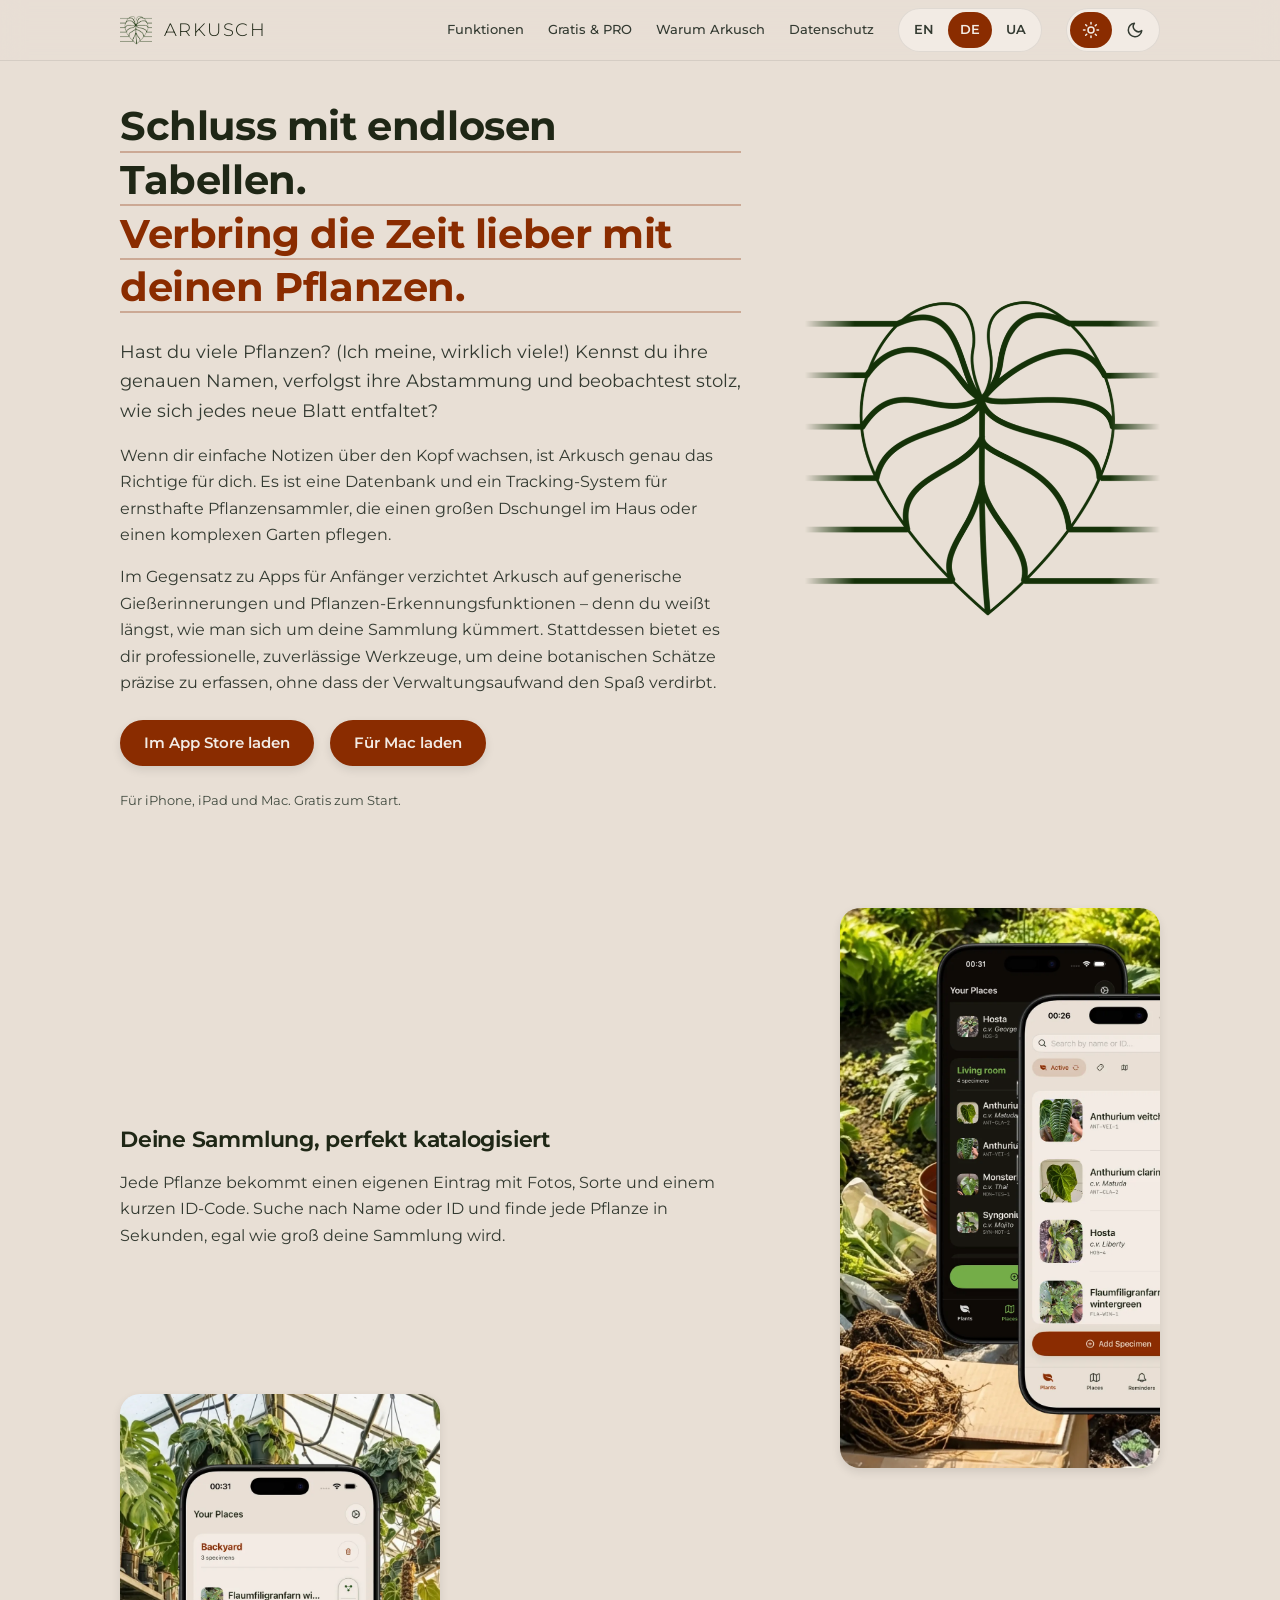
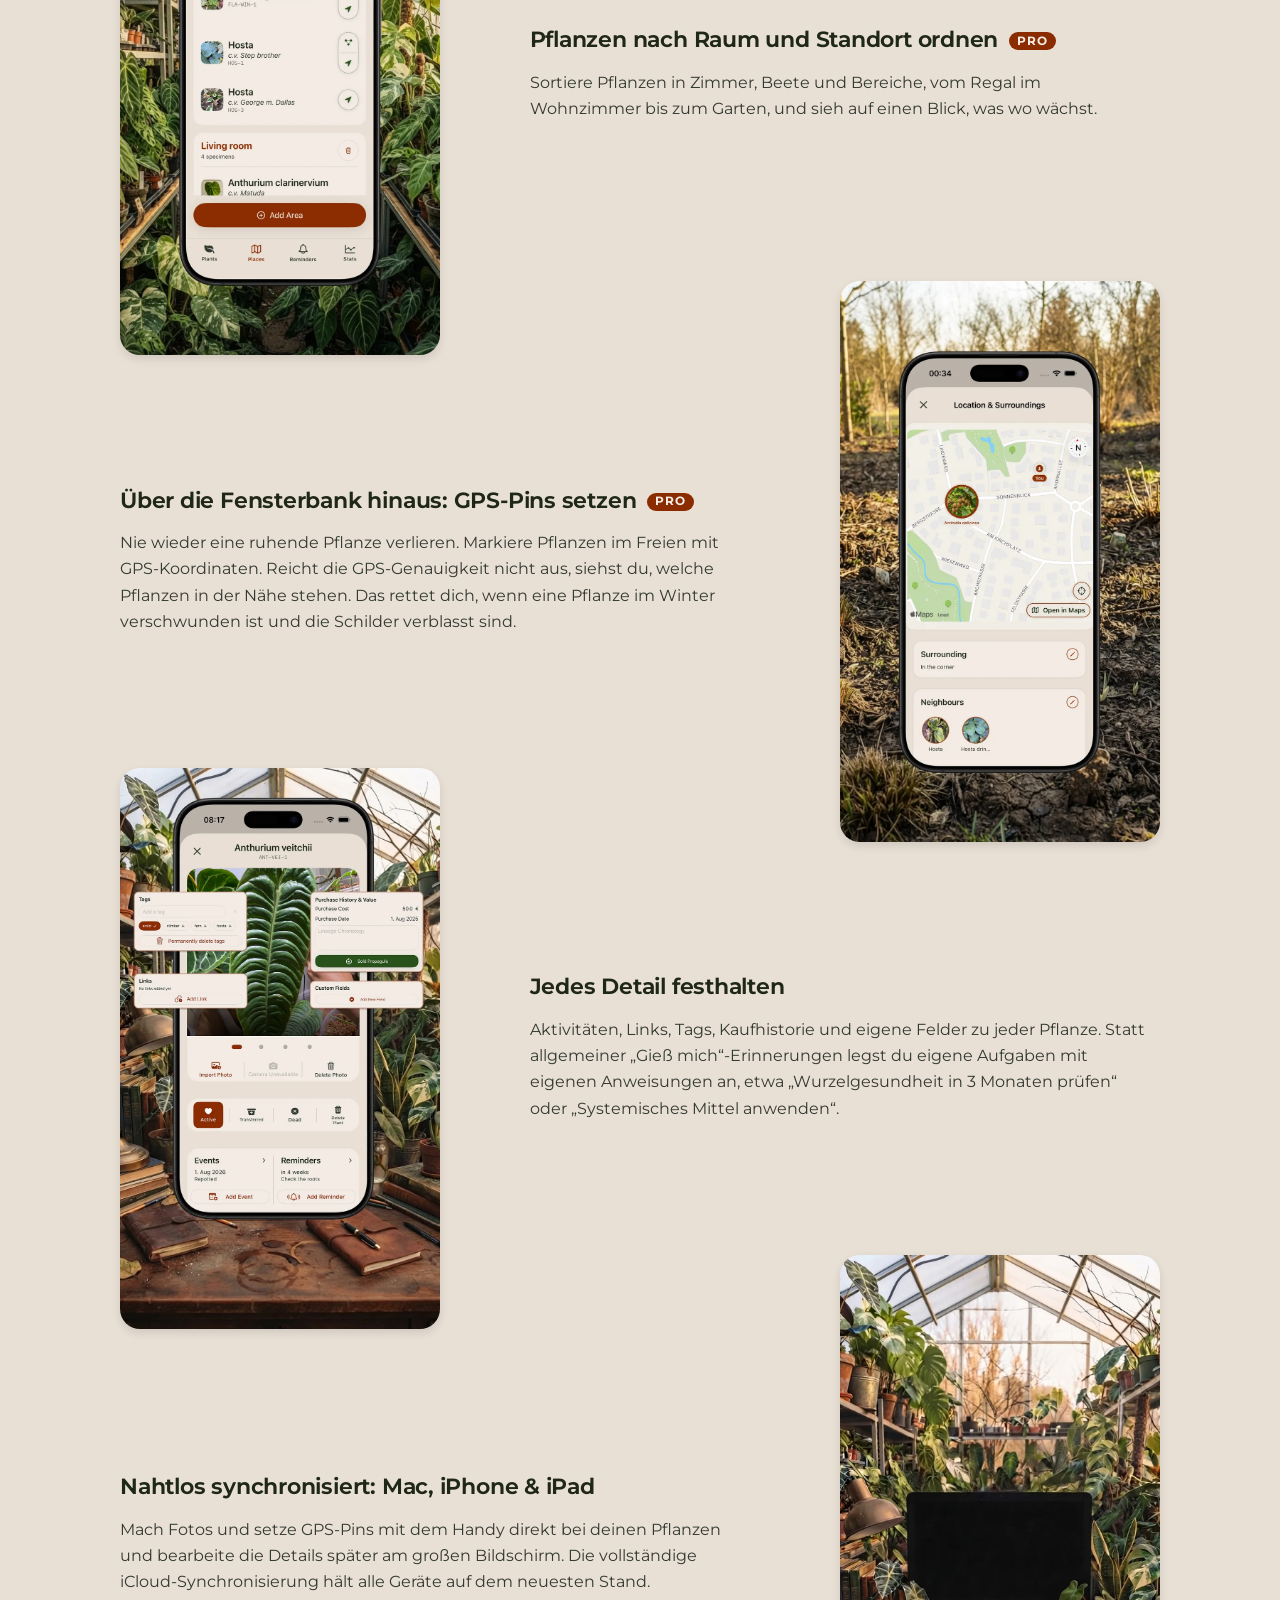
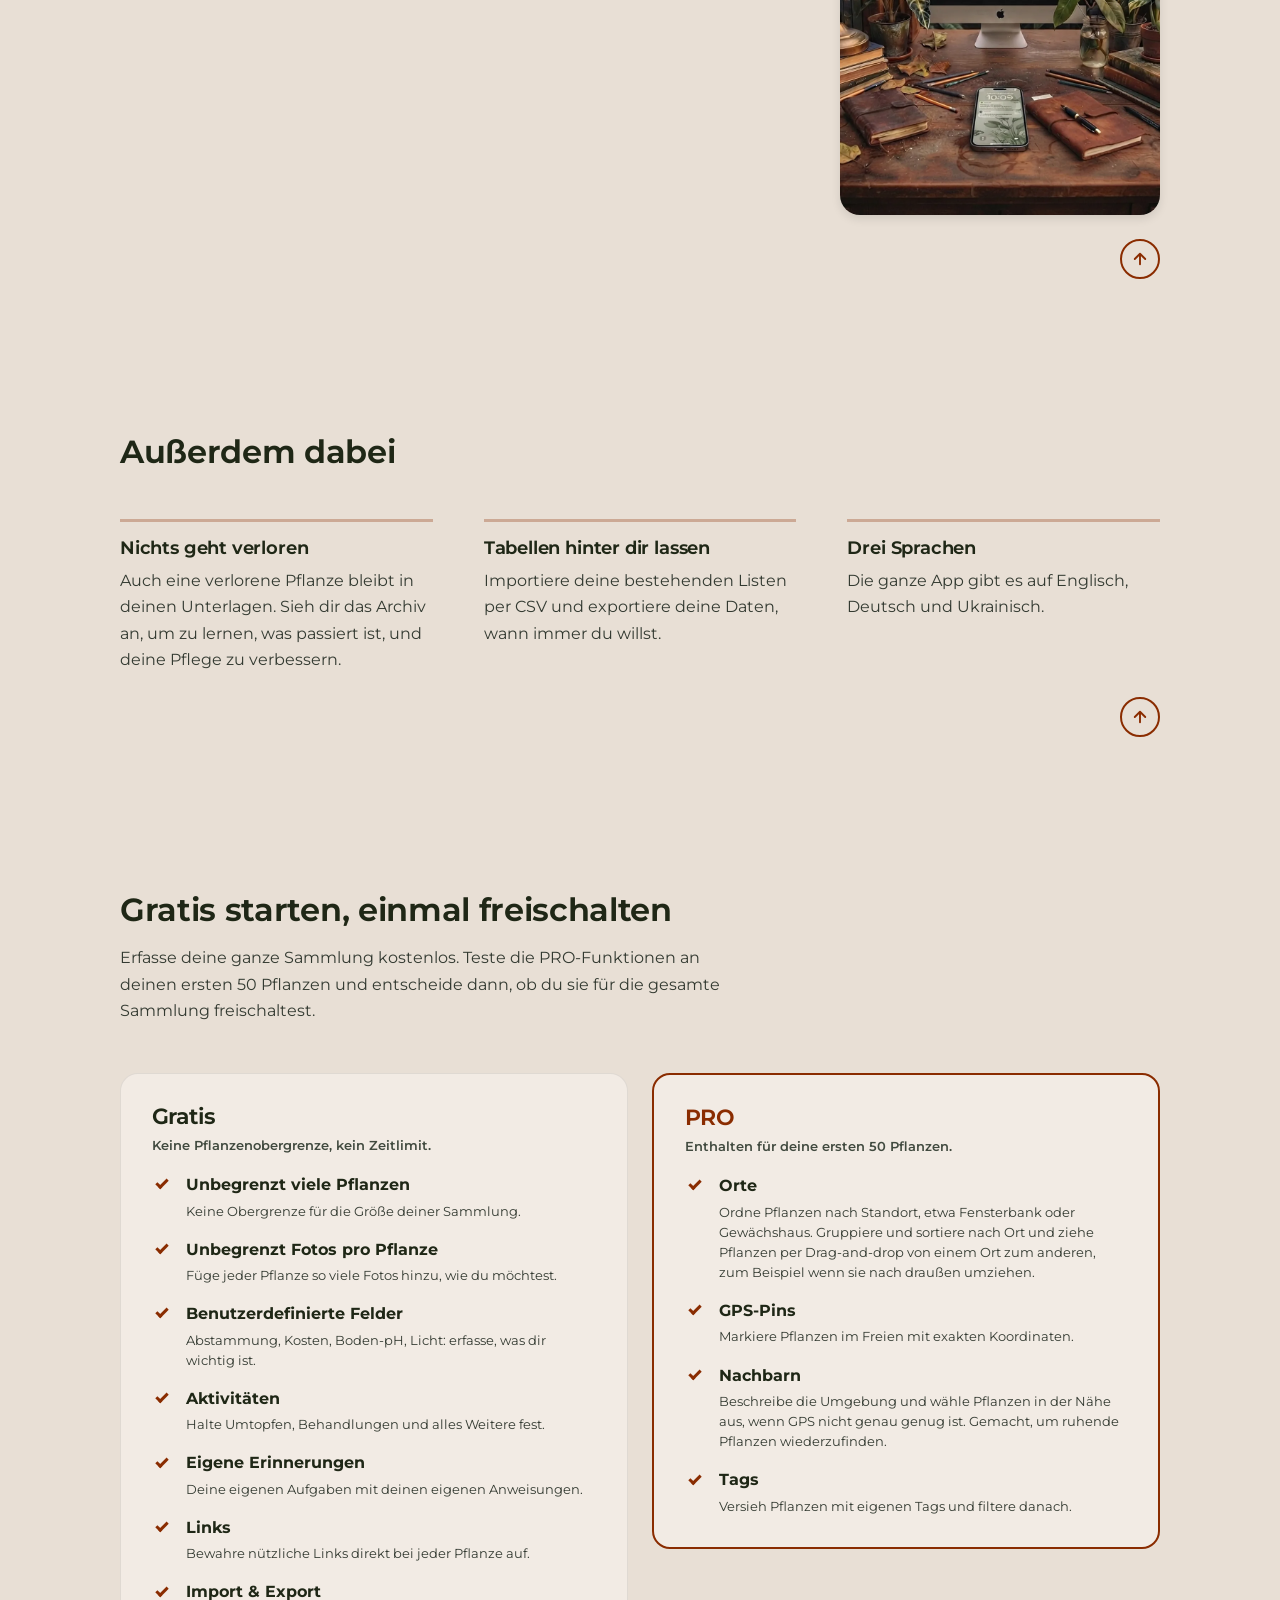
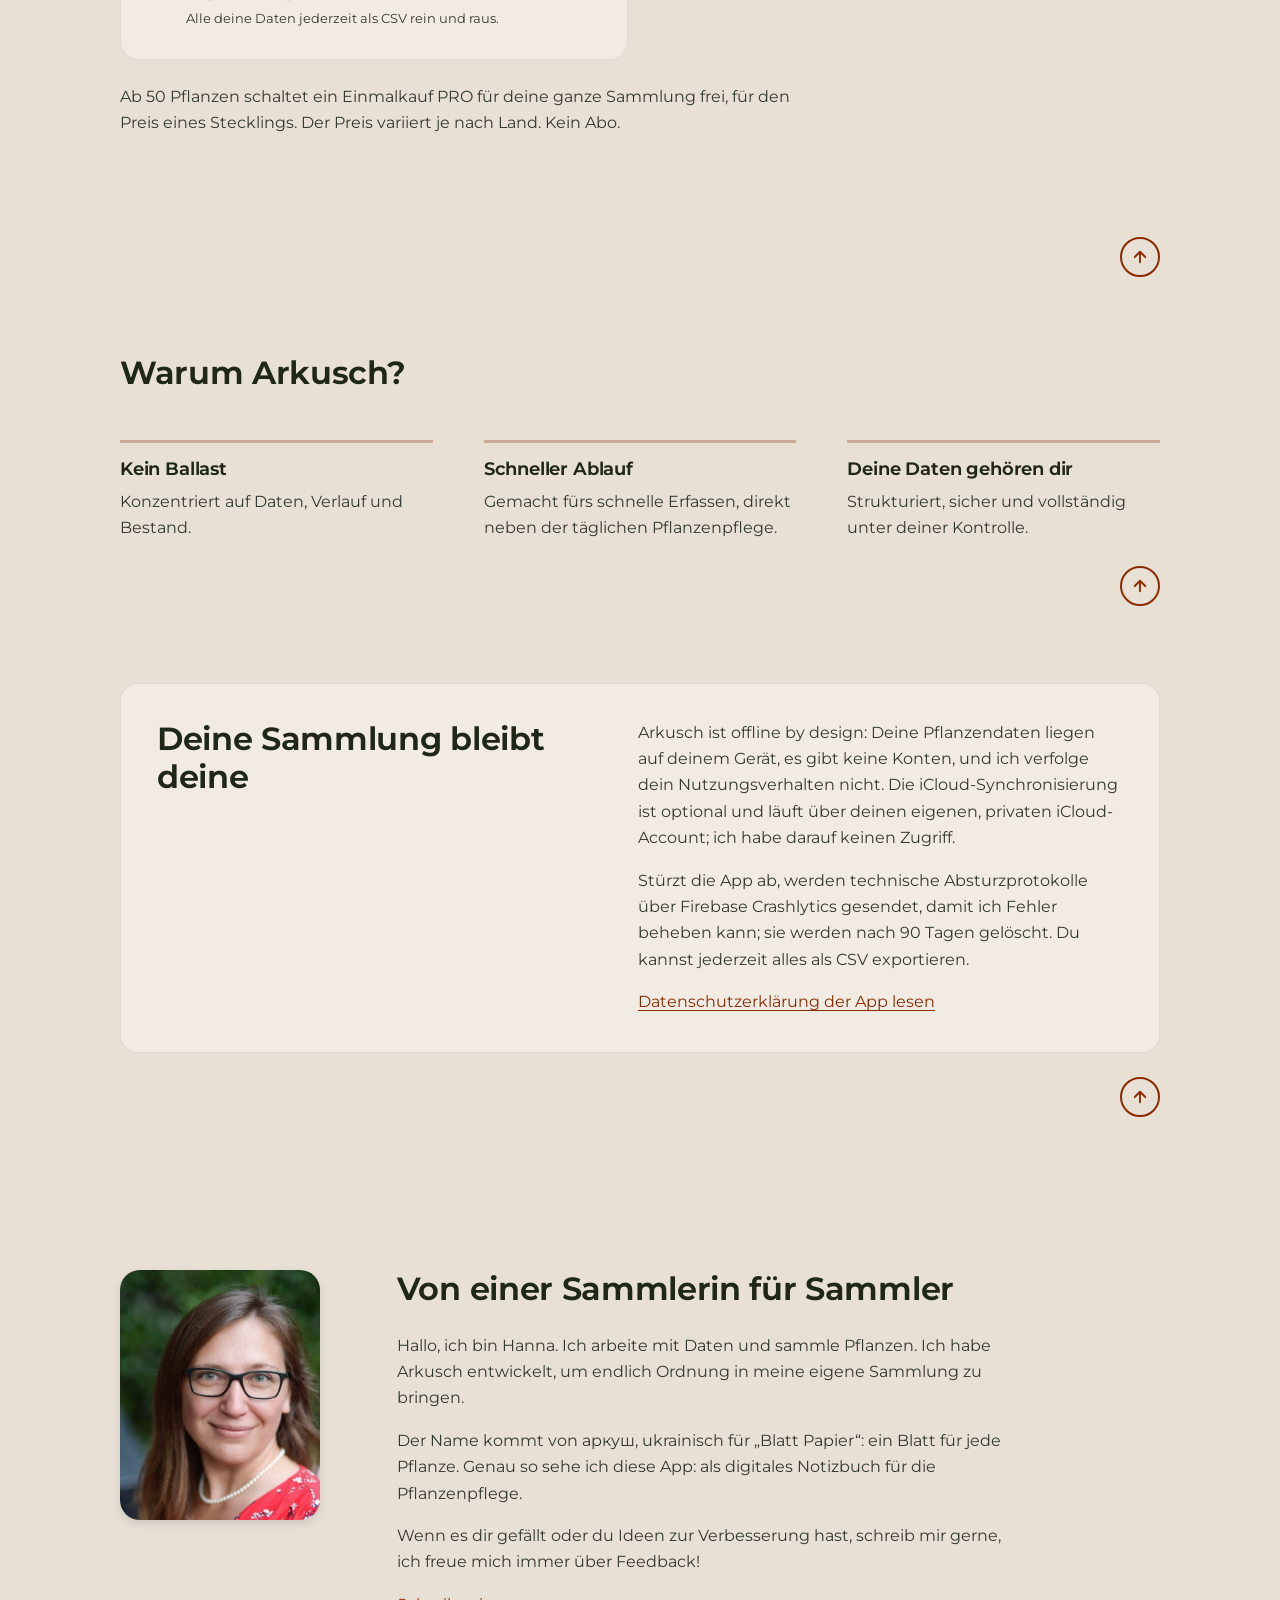
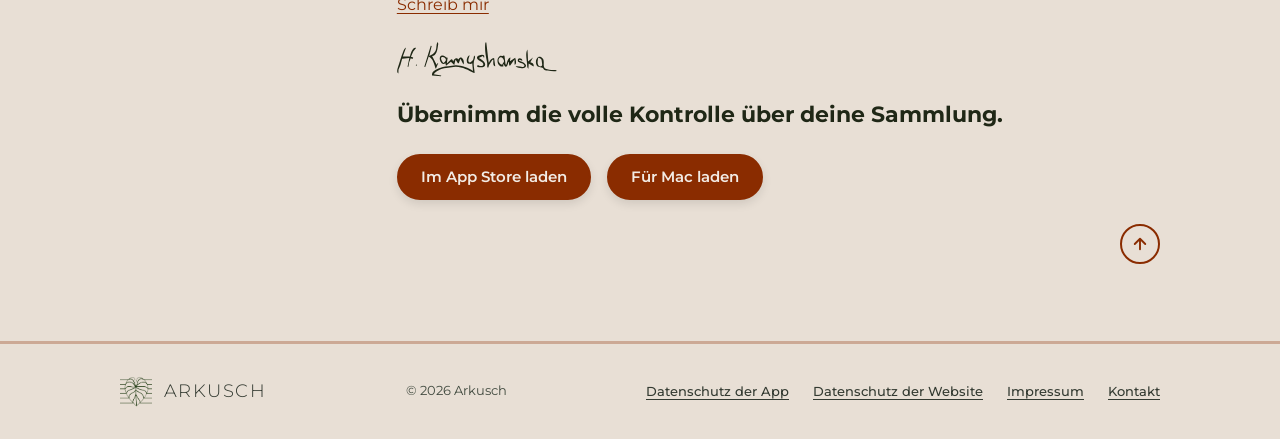
<file: docs/de/index.html>
<!doctype html>
<html lang="de" data-page-lang="de">
<head>
  <meta charset="utf-8">
  <meta name="viewport" content="width=device-width, initial-scale=1">
  <title>Arkusch – die Datenbank für ernsthafte Pflanzensammler</title>
  <meta name="description" content="Arkusch ist ein Datenbank- und Tracking-System für ernsthafte Pflanzensammler. Eigene Datenfelder, GPS-Pins, individuelle Aufgaben, CSV-Import und iCloud-Sync für iPhone, iPad und Mac.">
  <meta name="theme-color" content="#E8DFD5">

  <meta property="og:type" content="website">
  <meta property="og:title" content="Arkusch – die Datenbank für ernsthafte Pflanzensammler">
  <meta property="og:description" content="Schluss mit endlosen Tabellen. Verbring die Zeit lieber mit deinen Pflanzen.">
  <meta property="og:image" content="https://kamischiki.github.io/arkusch/images/brand/og-image.jpg">
  <meta name="twitter:card" content="summary_large_image">

  <link rel="icon" type="image/png" href="../images/brand/favicon.png">
  <link rel="apple-touch-icon" href="../images/brand/apple-touch-icon.png">

  <script src="../js/theme.js"></script>
  <link rel="stylesheet" href="../fonts/fonts.css">
  <link rel="stylesheet" href="../css/tokens.css">
  <link rel="stylesheet" href="../css/base.css">
  <link rel="stylesheet" href="../css/components.css">
  <link rel="stylesheet" href="../css/sections.css">
  <!-- seo:start -->
  <link rel="canonical" href="https://kamischiki.github.io/arkusch/de/">
  <link rel="alternate" hreflang="en" href="https://kamischiki.github.io/arkusch/">
  <link rel="alternate" hreflang="de" href="https://kamischiki.github.io/arkusch/de/">
  <link rel="alternate" hreflang="uk" href="https://kamischiki.github.io/arkusch/uk/">
  <link rel="alternate" hreflang="x-default" href="https://kamischiki.github.io/arkusch/">
  <meta property="og:url" content="https://kamischiki.github.io/arkusch/de/">
  <meta property="og:locale" content="de_DE">
  <meta name="twitter:image" content="https://kamischiki.github.io/arkusch/images/brand/og-image.jpg">
  <script type="application/ld+json">{"@context": "https://schema.org", "@type": "SoftwareApplication", "name": "Arkusch", "applicationCategory": "LifestyleApplication", "operatingSystem": "iOS, iPadOS, macOS", "description": "Arkusch ist ein Datenbank- und Tracking-System für ernsthafte Pflanzensammler. Eigene Datenfelder, GPS-Pins, individuelle Aufgaben, CSV-Import und iCloud-Sync für iPhone, iPad und Mac.", "url": "https://kamischiki.github.io/arkusch/de/", "inLanguage": "de", "image": "https://kamischiki.github.io/arkusch/images/brand/og-image.jpg", "offers": {"@type": "Offer", "price": "0", "priceCurrency": "EUR"}, "author": {"@type": "Person", "name": "Hanna Kamyshanska"}, "downloadUrl": "https://apps.apple.com/de/app/arkusch/id6786742492"}</script>
  <!-- seo:end -->
</head>
<body>
  <a class="skip-link" href="#main" data-i18n="skip">Zum Inhalt springen</a>

  <header class="site-header">
    <div class="container site-header__inner">
      <a class="brand" href="#top" aria-label="Arkusch">
        <img class="on-light" src="../images/brand/leaf-dark.png" alt="" width="38" height="37">
        <img class="on-dark" src="../images/brand/leaf-light.png" alt="" width="38" height="37">
        <span>Arkusch</span>
      </a>

      <nav class="site-nav">
        <a href="#features" data-i18n="nav.features">Funktionen</a>
        <a href="#plans" data-i18n="nav.plans">Gratis &amp; PRO</a>
        <a href="#why" data-i18n="nav.why">Warum Arkusch</a>
        <a href="#privacy" data-i18n="nav.privacy">Datenschutz</a>
      </nav>

      <div class="header-controls">
        <div class="switch" role="group" data-i18n-aria="lang.label" aria-label="Sprache">
          <button type="button" data-lang-choice="en" lang="en" aria-label="English">EN</button>
          <button type="button" data-lang-choice="de" lang="de" aria-label="Deutsch">DE</button>
          <button type="button" data-lang-choice="uk" lang="uk" aria-label="Українська">UA</button>
        </div>
        <div class="switch" role="group" data-i18n-aria="theme.label" aria-label="Darstellung">
          <button type="button" data-theme-choice="light">
            <svg viewBox="0 0 24 24" fill="none" stroke="currentColor" stroke-width="2" stroke-linecap="round" aria-hidden="true"><circle cx="12" cy="12" r="4"/><path d="M12 2v2M12 20v2M4.9 4.9l1.4 1.4M17.7 17.7l1.4 1.4M2 12h2M20 12h2M4.9 19.1l1.4-1.4M17.7 6.3l1.4-1.4"/></svg>
            <span class="visually-hidden" data-i18n="theme.outdoor">Draußen</span>
          </button>
          <button type="button" data-theme-choice="dark">
            <svg viewBox="0 0 24 24" fill="none" stroke="currentColor" stroke-width="2" stroke-linecap="round" stroke-linejoin="round" aria-hidden="true"><path d="M21 12.8A9 9 0 1 1 11.2 3a7 7 0 0 0 9.8 9.8z"/></svg>
            <span class="visually-hidden" data-i18n="theme.indoor">Drinnen</span>
          </button>
        </div>
      </div>
    </div>
  </header>

  <main id="main">
    <!-- Hero -->
    <section class="hero" id="top">
      <div class="container hero__grid">
        <div class="hero__copy">
          <h1 class="ruled">
            <span data-i18n="hero.line1">Schluss mit endlosen Tabellen.</span>
            <span class="ruled__sub" data-i18n="hero.line2">Verbring die Zeit lieber mit deinen Pflanzen.</span>
          </h1>
          <div class="hero__body">
            <p class="hero__lead" data-i18n="hero.lead">Hast du viele Pflanzen? (Ich meine, wirklich viele!) Kennst du ihre genauen Namen, verfolgst ihre Abstammung und beobachtest stolz, wie sich jedes neue Blatt entfaltet?</p>
            <p class="hero__lead2" data-i18n="hero.lead2">Wenn dir einfache Notizen über den Kopf wachsen, ist Arkusch genau das Richtige für dich. Es ist eine Datenbank und ein Tracking-System für ernsthafte Pflanzensammler, die einen großen Dschungel im Haus oder einen komplexen Garten pflegen.</p>
            <p class="hero__text" data-i18n="intro.text">Im Gegensatz zu Apps für Anfänger verzichtet Arkusch auf generische Gießerinnerungen und Pflanzen-Erkennungsfunktionen – denn du weißt längst, wie man sich um deine Sammlung kümmert. Stattdessen bietet es dir professionelle, zuverlässige Werkzeuge, um deine botanischen Schätze präzise zu erfassen, ohne dass der Verwaltungsaufwand den Spaß verdirbt.</p>
          </div>
          <div class="btn-row">
            <a class="btn" data-store="ios" data-i18n="cta.ios" href="https://apps.apple.com/de/app/arkusch/id6786742492">Im App Store laden</a>
            <a class="btn btn--soon" data-store="mac" data-i18n="cta.mac.soon" aria-disabled="true">Mac – bald verfügbar</a>
          </div>
          <p class="hero__platforms" data-i18n="hero.platforms">Für iPhone, iPad und Mac. Gratis zum Start.</p>
        </div>
        <div class="hero__art" aria-hidden="true">
          <img class="on-light" src="../images/brand/leaf-dark.png" alt="" width="700" height="677">
          <img class="on-dark" src="../images/brand/leaf-light.png" alt="" width="700" height="677">
        </div>
      </div>
    </section>

    <!-- Features: screens alternate right / left -->
    <section id="features" aria-labelledby="features-title" style="padding-top:0">
      <h2 id="features-title" class="visually-hidden" data-i18n="nav.features">Funktionen</h2>
      <div class="container features">

        <article class="feature">
          <div class="feature__text">
            <h3 data-i18n="f1.title">Deine Sammlung, perfekt katalogisiert</h3>
            <p data-i18n="f1.text">Jede Pflanze bekommt einen eigenen Eintrag mit Fotos, Sorte und einem kurzen ID-Code. Suche nach Name oder ID und finde jede Pflanze in Sekunden, egal wie groß deine Sammlung wird.</p>
          </div>
          <div class="feature__media">
            <img class="shot" src="../images/screens/collection.webp" width="900" height="1577" loading="lazy" data-i18n-alt="f1.alt" alt="Pflanzenliste mit Foto, Name, Sorte und ID-Code im hellen und dunklen Modus">
          </div>
        </article>

        <article class="feature feature--flip">
          <div class="feature__text">
            <h3><span data-i18n="f2.title">Pflanzen nach Raum und Standort ordnen</span> <span class="badge" data-i18n="badge.pro">PRO</span></h3>
            <p data-i18n="f2.text">Sortiere Pflanzen in Zimmer, Beete und Bereiche, vom Regal im Wohnzimmer bis zum Garten, und sieh auf einen Blick, was wo wächst.</p>
          </div>
          <div class="feature__media">
            <img class="shot" src="../images/screens/places.webp" width="900" height="1577" loading="lazy" data-i18n-alt="f2.alt" alt="Orte-Ansicht mit Garten und Wohnzimmer und den Pflanzen darin">
          </div>
        </article>

        <article class="feature">
          <div class="feature__text">
            <h3><span data-i18n="f3.title">Über die Fensterbank hinaus: GPS-Pins setzen</span> <span class="badge" data-i18n="badge.pro">PRO</span></h3>
            <p data-i18n="f3.text">Nie wieder eine ruhende Pflanze verlieren. Markiere Pflanzen im Freien mit GPS-Koordinaten. Reicht die GPS-Genauigkeit nicht aus, siehst du, welche Pflanzen in der Nähe stehen. Das rettet dich, wenn eine Pflanze im Winter verschwunden ist und die Schilder verblasst sind.</p>
          </div>
          <div class="feature__media">
            <img class="shot" src="../images/screens/gps.webp" width="900" height="1577" loading="lazy" data-i18n-alt="f3.alt" alt="Karte mit GPS-Pin einer Pflanze und Liste der Nachbarpflanzen">
          </div>
        </article>

        <article class="feature feature--flip">
          <div class="feature__text">
            <h3 data-i18n="f4.title">Jedes Detail festhalten</h3>
            <p data-i18n="f4.text">Aktivitäten, Links, Tags, Kaufhistorie und eigene Felder zu jeder Pflanze. Statt allgemeiner „Gieß mich“-Erinnerungen legst du eigene Aufgaben mit eigenen Anweisungen an, etwa „Wurzelgesundheit in 3 Monaten prüfen“ oder „Systemisches Mittel anwenden“.</p>
          </div>
          <div class="feature__media">
            <img class="shot" src="../images/screens/details.webp" width="900" height="1577" loading="lazy" data-i18n-alt="f4.alt" alt="Pflanzen-Detailansicht mit Tags, Links, Kaufhistorie, eigenen Feldern, Ereignissen und Erinnerungen">
          </div>
        </article>

        <article class="feature">
          <div class="feature__text">
            <h3 data-i18n="f5.title">Nahtlos synchronisiert: Mac, iPhone &amp; iPad</h3>
            <p data-i18n="f5.text">Mach Fotos und setze GPS-Pins mit dem Handy direkt bei deinen Pflanzen und bearbeite die Details später am großen Bildschirm. Die vollständige iCloud-Synchronisierung hält alle Geräte auf dem neuesten Stand.</p>
            <p class="feature__note" data-show-if-mac-soon data-i18n="f5.note">Die Mac-App ist in Arbeit.</p>
          </div>
          <div class="feature__media">
            <img class="shot" src="../images/screens/sync.webp" width="900" height="1577" loading="lazy" data-i18n-alt="f5.alt" alt="Ein iMac und ein iPhone auf einem Schreibtisch in einem Gewächshaus">
          </div>
        </article>
      </div>
      <div class="container to-top-row">
        <a class="to-top" href="#top" data-i18n-aria="totop" aria-label="Nach oben"><svg viewBox="0 0 24 24" fill="none" stroke="currentColor" stroke-width="2.5" stroke-linecap="round" stroke-linejoin="round" aria-hidden="true"><path d="M12 19V5M5 12l7-7 7 7"/></svg></a>
      </div>
    </section>

    <!-- Also included -->
    <section aria-labelledby="also-title">
      <div class="container">
        <div class="section-head"><h2 id="also-title" data-i18n="also.title">Außerdem dabei</h2></div>
        <ul class="columns">
          <li><h3 data-i18n="also1.title">Nichts geht verloren</h3><p data-i18n="also1.text">Auch eine verlorene Pflanze bleibt in deinen Unterlagen. Sieh dir das Archiv an, um zu lernen, was passiert ist, und deine Pflege zu verbessern.</p></li>
          <li><h3 data-i18n="also2.title">Tabellen hinter dir lassen</h3><p data-i18n="also2.text">Importiere deine bestehenden Listen per CSV und exportiere deine Daten, wann immer du willst.</p></li>
          <li><h3 data-i18n="also3.title">Drei Sprachen</h3><p data-i18n="also3.text">Die ganze App gibt es auf Englisch, Deutsch und Ukrainisch.</p></li>
        </ul>
      </div>
      <div class="container to-top-row">
        <a class="to-top" href="#top" data-i18n-aria="totop" aria-label="Nach oben"><svg viewBox="0 0 24 24" fill="none" stroke="currentColor" stroke-width="2.5" stroke-linecap="round" stroke-linejoin="round" aria-hidden="true"><path d="M12 19V5M5 12l7-7 7 7"/></svg></a>
      </div>
    </section>

    <!-- Free vs PRO -->
    <section id="plans" aria-labelledby="plans-title">
      <div class="container">
        <div class="section-head">
          <h2 id="plans-title" data-i18n="plans.title">Gratis starten, einmal freischalten</h2>
          <p data-i18n="plans.lead">Erfasse deine ganze Sammlung kostenlos. Teste die PRO-Funktionen an deinen ersten 50 Pflanzen und entscheide dann, ob du sie für die gesamte Sammlung freischaltest.</p>
        </div>
        <div class="plans">
          <section class="plan" aria-labelledby="plan-free-title">
            <header class="plan__head">
              <h3 id="plan-free-title" data-i18n="plans.free.title">Gratis</h3>
              <p data-i18n="plans.free.sub">Keine Pflanzenobergrenze, kein Zeitlimit.</p>
            </header>
            <ul class="plan__list" id="plan-free"><li><strong data-i18n="pl.unlimited.t">Unbegrenzt viele Pflanzen</strong><span data-i18n="pl.unlimited.d">Keine Obergrenze für die Größe deiner Sammlung.</span></li><li><strong data-i18n="pl.photos.t">Unbegrenzt Fotos pro Pflanze</strong><span data-i18n="pl.photos.d">Füge jeder Pflanze so viele Fotos hinzu, wie du möchtest.</span></li><li><strong data-i18n="pl.fields.t">Benutzerdefinierte Felder</strong><span data-i18n="pl.fields.d">Abstammung, Kosten, Boden-pH, Licht: erfasse, was dir wichtig ist.</span></li><li><strong data-i18n="pl.events.t">Aktivitäten</strong><span data-i18n="pl.events.d">Halte Umtopfen, Behandlungen und alles Weitere fest.</span></li><li><strong data-i18n="pl.reminders.t">Eigene Erinnerungen</strong><span data-i18n="pl.reminders.d">Deine eigenen Aufgaben mit deinen eigenen Anweisungen.</span></li><li><strong data-i18n="pl.links.t">Links</strong><span data-i18n="pl.links.d">Bewahre nützliche Links direkt bei jeder Pflanze auf.</span></li><li><strong data-i18n="pl.csv.t">Import &amp; Export</strong><span data-i18n="pl.csv.d">Alle deine Daten jederzeit als CSV rein und raus.</span></li></ul>
          </section>
          <section class="plan plan--pro" aria-labelledby="plan-pro-title">
            <header class="plan__head">
              <h3 id="plan-pro-title" data-i18n="plans.pro.title">PRO</h3>
              <p data-i18n="plans.pro.sub">Enthalten für deine ersten 50 Pflanzen.</p>
            </header>
            <ul class="plan__list" id="plan-pro"><li><strong data-i18n="pl.places.t">Orte</strong><span data-i18n="pl.places.d">Ordne Pflanzen nach Standort, etwa Fensterbank oder Gewächshaus. Gruppiere und sortiere nach Ort und ziehe Pflanzen per Drag-and-drop von einem Ort zum anderen, zum Beispiel wenn sie nach draußen umziehen.</span></li><li><strong data-i18n="pl.gps.t">GPS-Pins</strong><span data-i18n="pl.gps.d">Markiere Pflanzen im Freien mit exakten Koordinaten.</span></li><li><strong data-i18n="pl.neighbours.t">Nachbarn</strong><span data-i18n="pl.neighbours.d">Beschreibe die Umgebung und wähle Pflanzen in der Nähe aus, wenn GPS nicht genau genug ist. Gemacht, um ruhende Pflanzen wiederzufinden.</span></li><li><strong data-i18n="pl.tags.t">Tags</strong><span data-i18n="pl.tags.d">Versieh Pflanzen mit eigenen Tags und filtere danach.</span></li></ul>
          </section>
        </div>
        <p class="plans__note" data-i18n="plans.note">Ab 50 Pflanzen schaltet ein Einmalkauf PRO für deine ganze Sammlung frei, für den Preis eines Stecklings. Der Preis variiert je nach Land. Kein Abo.</p>
      </div>
    </section>
      <div class="container to-top-row">
        <a class="to-top" href="#top" data-i18n-aria="totop" aria-label="Nach oben"><svg viewBox="0 0 24 24" fill="none" stroke="currentColor" stroke-width="2.5" stroke-linecap="round" stroke-linejoin="round" aria-hidden="true"><path d="M12 19V5M5 12l7-7 7 7"/></svg></a>
      </div>

    <!-- Clips: hidden until reels are listed in js/config.js -->
    <section id="reels" hidden aria-labelledby="reels-title">
      <div class="container">
        <div class="section-head"><h2 id="reels-title" data-i18n="reels.title">Arkusch in kurzen Clips</h2></div>
        <div class="reels" id="reels-list"></div>
      </div>
      <div class="container to-top-row">
        <a class="to-top" href="#top" data-i18n-aria="totop" aria-label="Nach oben"><svg viewBox="0 0 24 24" fill="none" stroke="currentColor" stroke-width="2.5" stroke-linecap="round" stroke-linejoin="round" aria-hidden="true"><path d="M12 19V5M5 12l7-7 7 7"/></svg></a>
      </div>
    </section>

    <!-- Why Arkusch -->
    <section id="why" aria-labelledby="why-title">
      <div class="container">
        <div class="section-head"><h2 id="why-title" data-i18n="why.title">Warum Arkusch?</h2></div>
        <ul class="columns">
          <li><h3 data-i18n="why1.title">Kein Ballast</h3><p data-i18n="why1.text">Konzentriert auf Daten, Verlauf und Bestand.</p></li>
          <li><h3 data-i18n="why2.title">Schneller Ablauf</h3><p data-i18n="why2.text">Gemacht fürs schnelle Erfassen, direkt neben der täglichen Pflanzenpflege.</p></li>
          <li><h3 data-i18n="why3.title">Deine Daten gehören dir</h3><p data-i18n="why3.text">Strukturiert, sicher und vollständig unter deiner Kontrolle.</p></li>
        </ul>
      </div>
      <div class="container to-top-row">
        <a class="to-top" href="#top" data-i18n-aria="totop" aria-label="Nach oben"><svg viewBox="0 0 24 24" fill="none" stroke="currentColor" stroke-width="2.5" stroke-linecap="round" stroke-linejoin="round" aria-hidden="true"><path d="M12 19V5M5 12l7-7 7 7"/></svg></a>
      </div>
    </section>

    <!-- Privacy -->
    <section id="privacy" aria-labelledby="privacy-title" style="padding-top:0">
      <div class="container">
        <div class="panel">
          <h2 id="privacy-title" data-i18n="privacy.title">Deine Sammlung bleibt deine</h2>
          <div class="panel__body">
            <p data-i18n="privacy.p1">Arkusch ist offline by design: Deine Pflanzendaten liegen auf deinem Gerät, es gibt keine Konten, und ich verfolge dein Nutzungsverhalten nicht. Die iCloud-Synchronisierung ist optional und läuft über deinen eigenen, privaten iCloud-Account; ich habe darauf keinen Zugriff.</p>
            <p data-i18n="privacy.p2">Stürzt die App ab, werden technische Absturzprotokolle über Firebase Crashlytics gesendet, damit ich Fehler beheben kann; sie werden nach 90 Tagen gelöscht. Du kannst jederzeit alles als CSV exportieren.</p>
            <p><a href="privacy-app.html" data-i18n="privacy.link">Datenschutzerklärung der App lesen</a></p>
          </div>
        </div>
      </div>
      <div class="container to-top-row">
        <a class="to-top" href="#top" data-i18n-aria="totop" aria-label="Nach oben"><svg viewBox="0 0 24 24" fill="none" stroke="currentColor" stroke-width="2.5" stroke-linecap="round" stroke-linejoin="round" aria-hidden="true"><path d="M12 19V5M5 12l7-7 7 7"/></svg></a>
      </div>
    </section>

    <!-- Note from the creator + closing call to action -->
    <section aria-labelledby="story-title">
      <div class="container story__grid">
        <img class="shot story__photo" src="../images/brand/creator.jpg" width="800" height="1000" loading="lazy" data-i18n-alt="story.alt" alt="Porträt von Hanna">
        <div class="story__copy">
          <h2 id="story-title" data-i18n="story.title">Von einer Sammlerin für Sammler</h2>
          <div class="story__note">
            <p data-i18n="story.p1">Hallo, ich bin Hanna. Ich arbeite mit Daten und sammle Pflanzen. Ich habe Arkusch entwickelt, um endlich Ordnung in meine eigene Sammlung zu bringen.</p>
            <p data-i18n="story.p2">Der Name kommt von аркуш, ukrainisch für „Blatt Papier“: ein Blatt für jede Pflanze. Genau so sehe ich diese App: als digitales Notizbuch für die Pflanzenpflege.</p>
            <p data-i18n="story.p3">Wenn es dir gefällt oder du Ideen zur Verbesserung hast, schreib mir gerne, ich freue mich immer über Feedback!</p>
            <p><a data-email-link href="#" data-i18n="story.contact">Schreib mir</a></p>
            <img class="story__sign on-light" src="../images/brand/signature.svg" alt="Hanna" width="200" height="44">
            <img class="story__sign on-dark" src="../images/brand/signature-light.svg" alt="Hanna" width="200" height="44">
          </div>
          <p class="story__cta" data-i18n="story.cta">Übernimm die volle Kontrolle über deine Sammlung.</p>
          <div class="btn-row">
            <a class="btn" data-store="ios" data-i18n="cta.ios" href="https://apps.apple.com/de/app/arkusch/id6786742492">Im App Store laden</a>
            <a class="btn btn--soon" data-store="mac" data-i18n="cta.mac.soon" aria-disabled="true">Mac – bald verfügbar</a>
          </div>
        </div>
      </div>
      <div class="container to-top-row">
        <a class="to-top" href="#top" data-i18n-aria="totop" aria-label="Nach oben"><svg viewBox="0 0 24 24" fill="none" stroke="currentColor" stroke-width="2.5" stroke-linecap="round" stroke-linejoin="round" aria-hidden="true"><path d="M12 19V5M5 12l7-7 7 7"/></svg></a>
      </div>
    </section>
  </main>

  <footer class="site-footer">
    <div class="container site-footer__inner">
      <a class="brand" href="#top" aria-label="Arkusch">
        <img class="on-light" src="../images/brand/leaf-dark.png" alt="" width="38" height="37">
        <img class="on-dark" src="../images/brand/leaf-light.png" alt="" width="38" height="37">
        <span>Arkusch</span>
      </a>
      <small data-i18n="footer.rights">© 2026 Arkusch</small>
      <nav>
        <a href="privacy-app.html" data-i18n="footer.privacyApp">Datenschutz der App</a>
        <a href="privacy-site.html" data-i18n="footer.privacySite">Datenschutz der Website</a>
        <a data-imprint-link href="imprint.html" data-i18n="footer.imprint">Impressum</a>
        <a data-email-link href="#" data-i18n="footer.contact">Kontakt</a>
      </nav>
    </div>
  </footer>

  <script src="../js/config.js" defer></script>
  <script src="../i18n/en.js" defer></script>
  <script src="../i18n/de.js" defer></script>
  <script src="../i18n/uk.js" defer></script>
  <script src="../js/i18n.js" defer></script>
  <script src="../js/stores.js" defer></script>
  <script src="../js/plans.js" defer></script>
  <script src="../js/reels.js" defer></script>
  <script src="../js/main.js" defer></script>
</body>
</html>
</file>
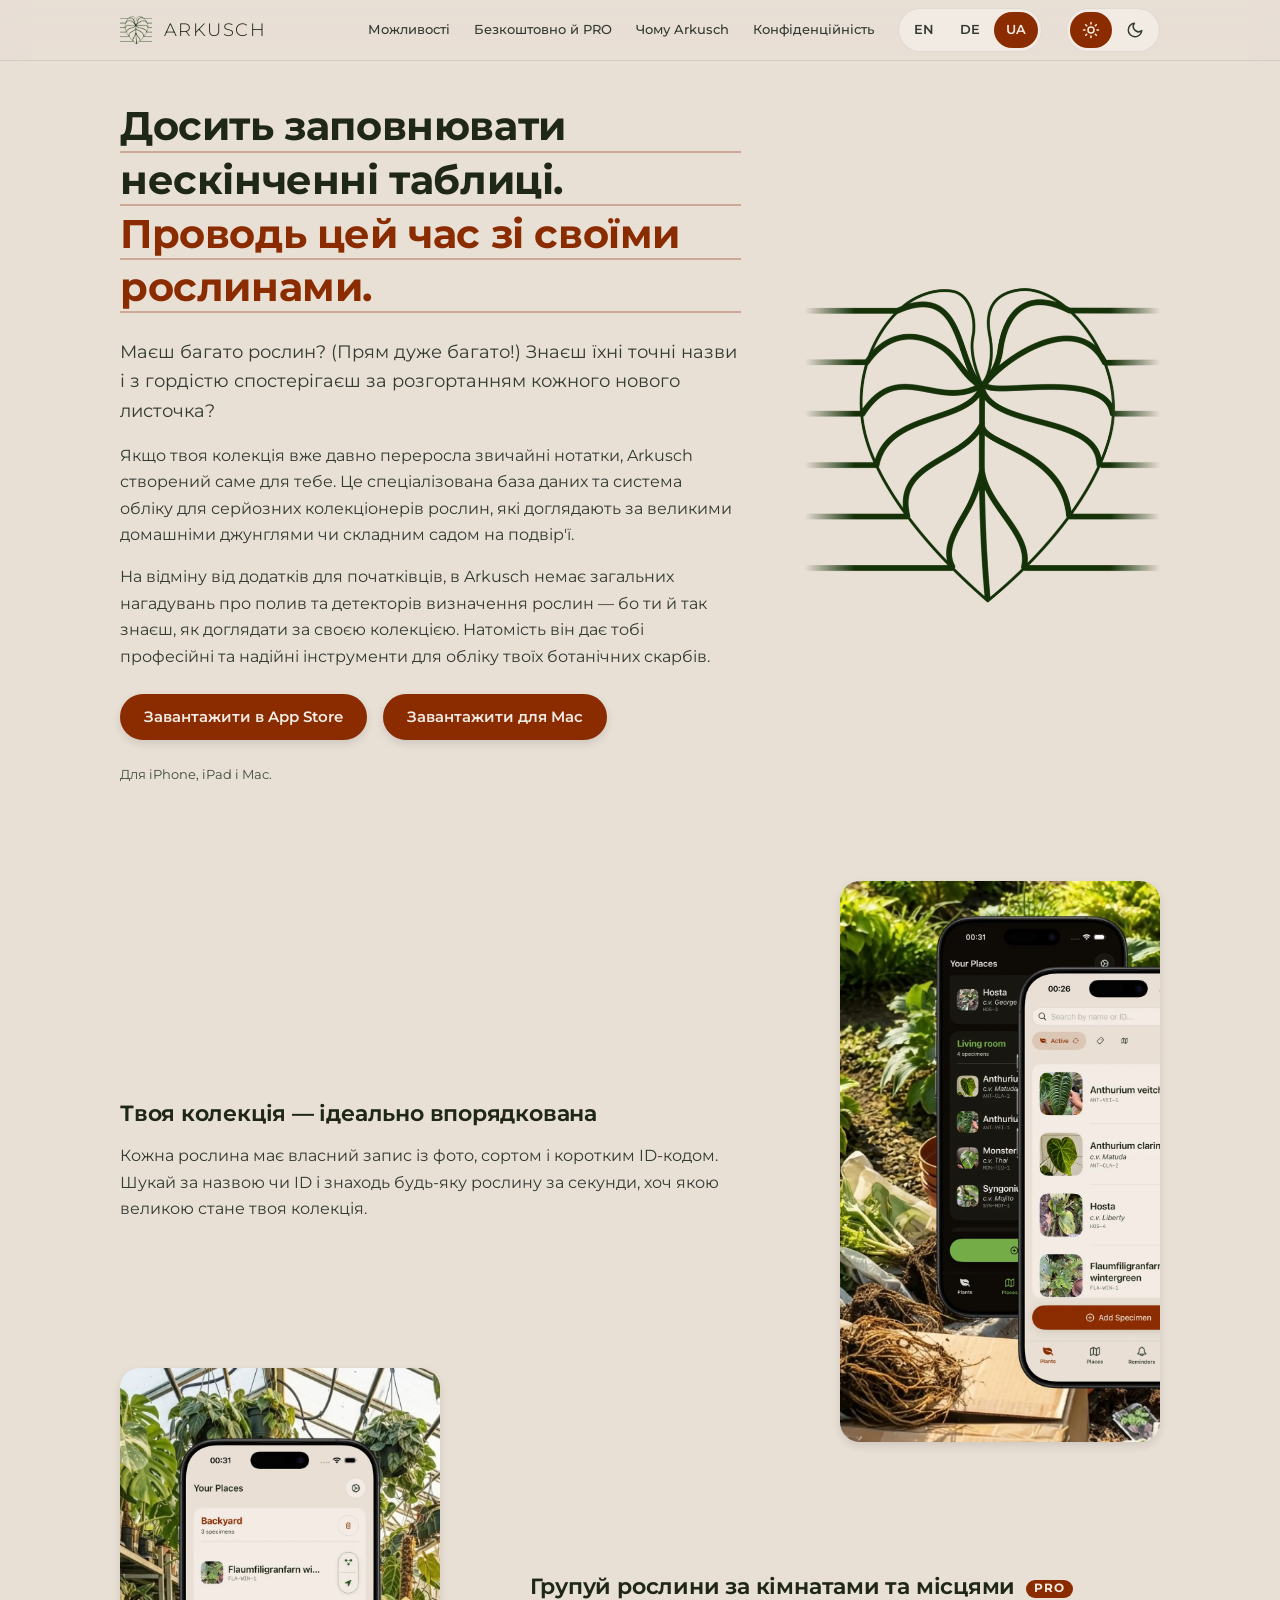
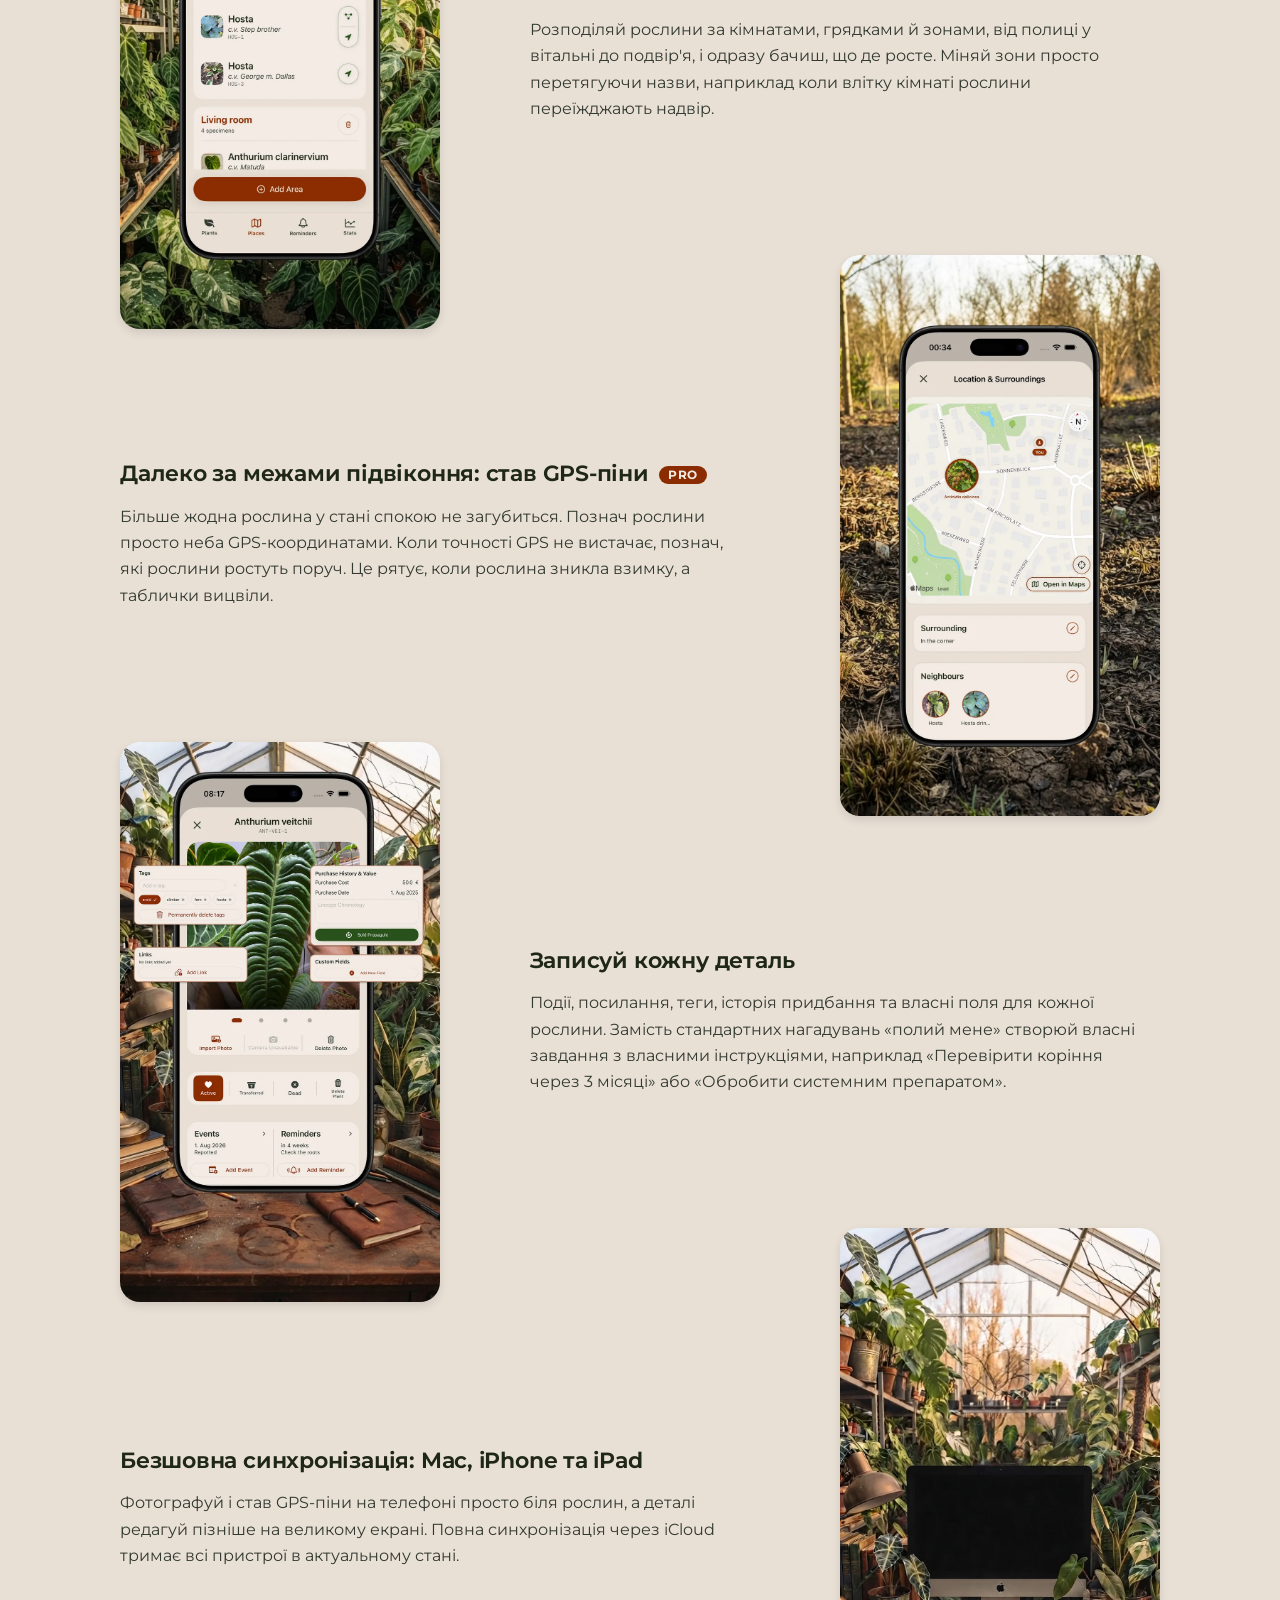
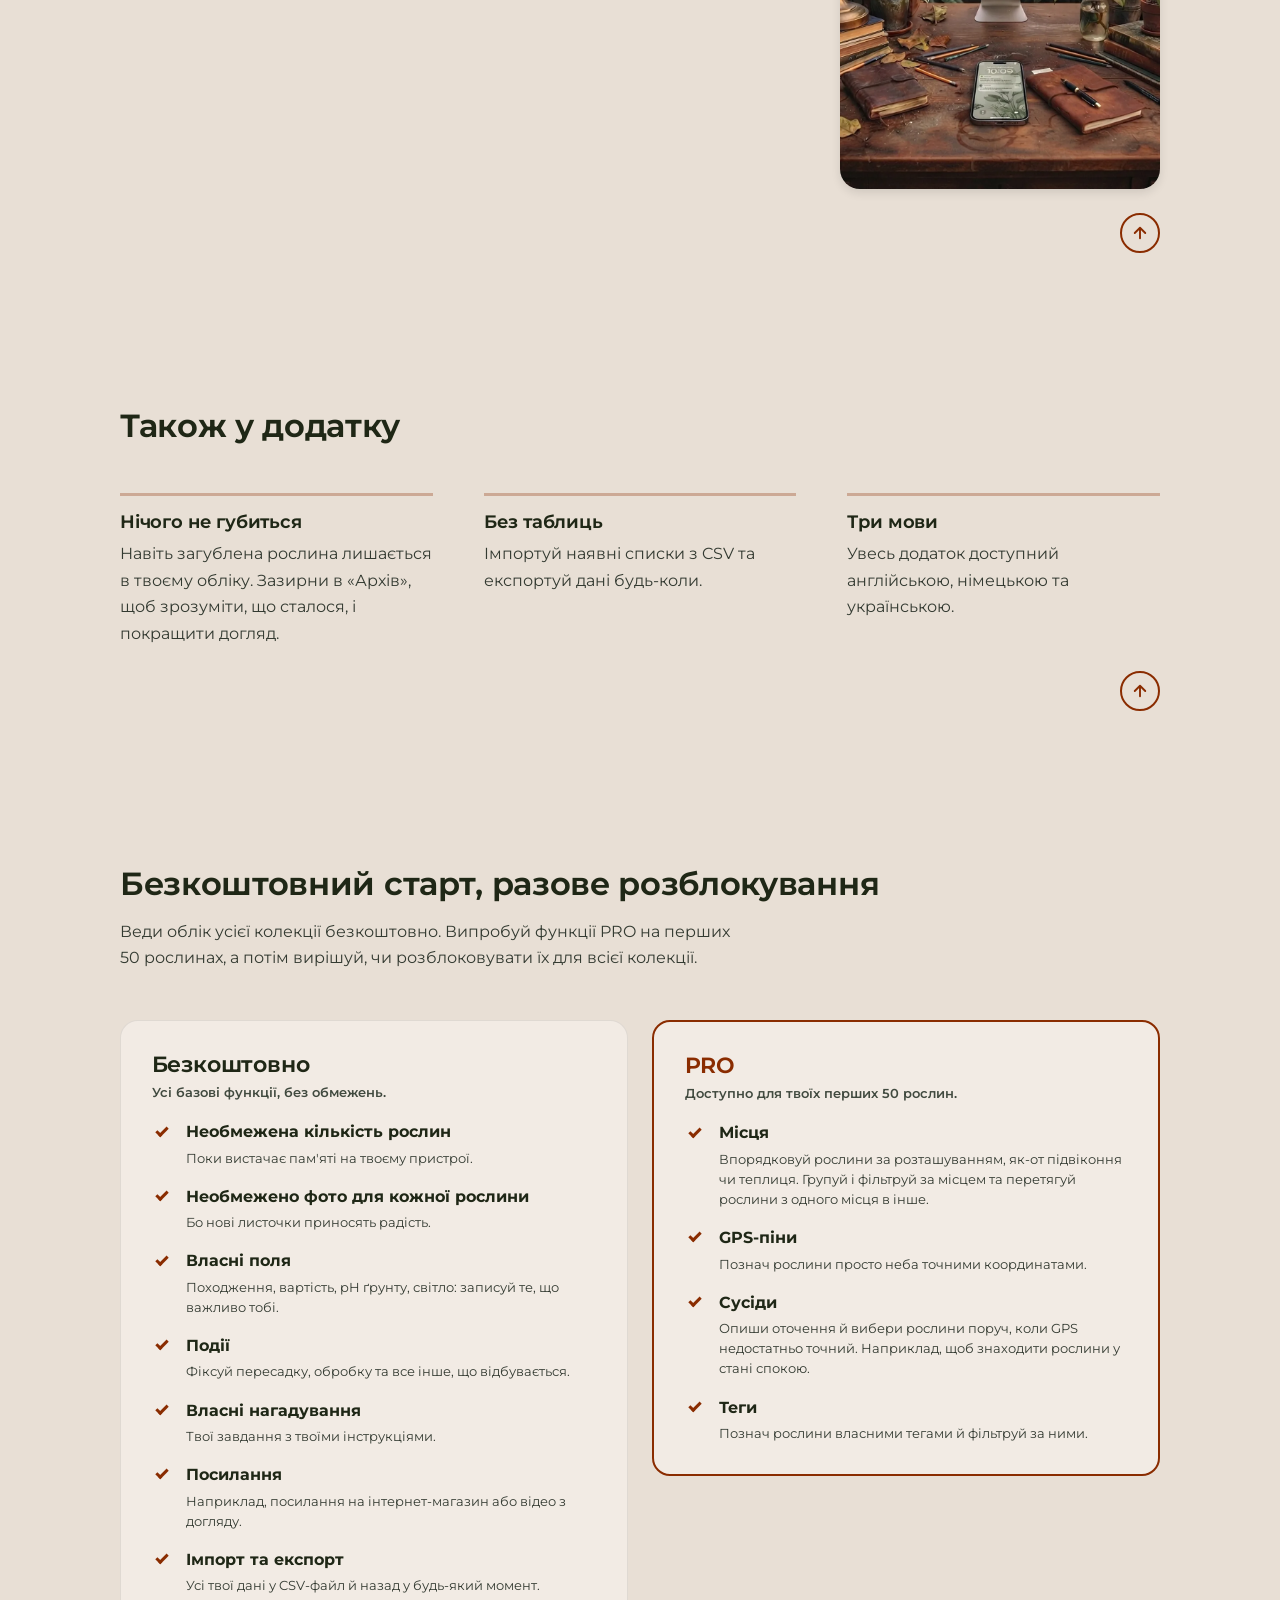
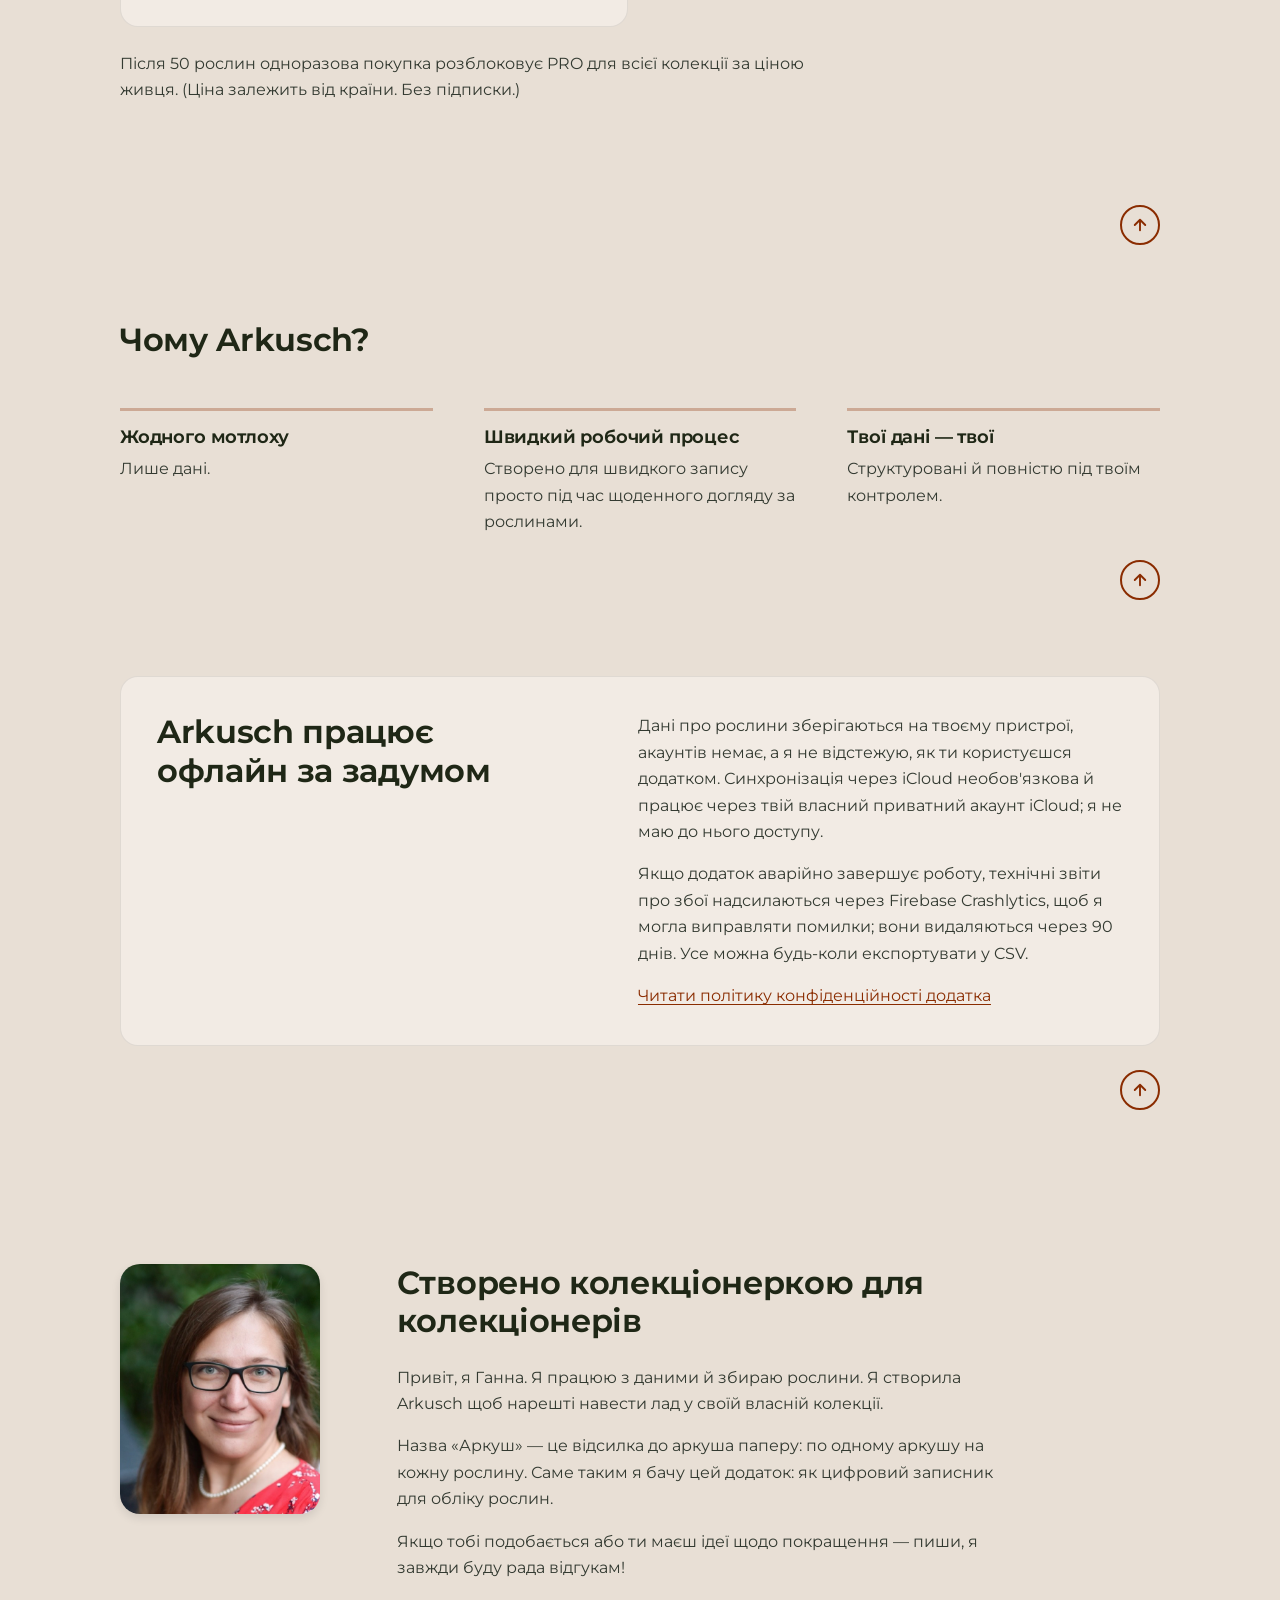
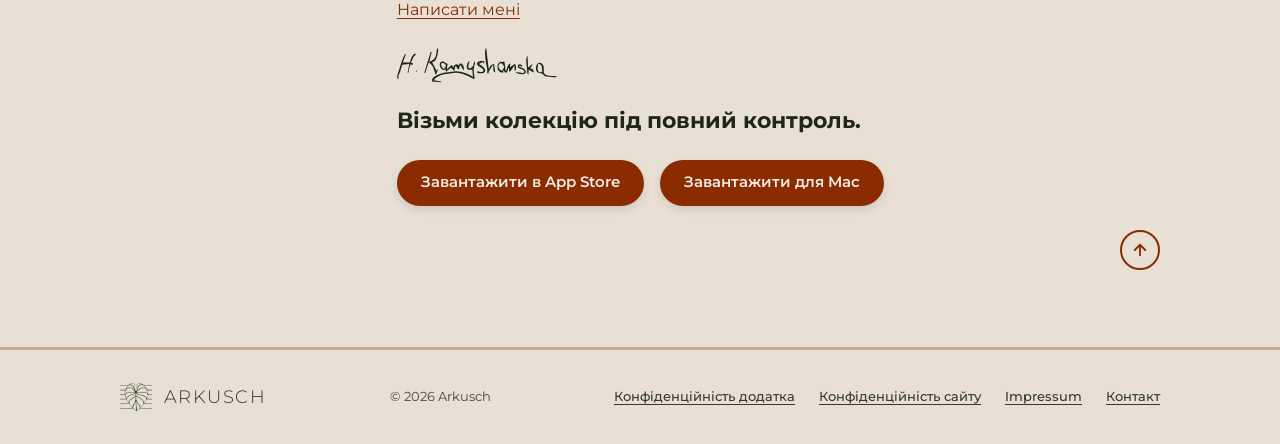
<file: docs/uk/index.html>
<!doctype html>
<html lang="uk" data-page-lang="uk">
<head>
  <meta charset="utf-8">
  <meta name="viewport" content="width=device-width, initial-scale=1">
  <title>Arkusch — база даних для серйозних колекціонерів рослин</title>
  <meta name="description" content="Arkusch — система обліку та база даних для серйозних колекціонерів рослин. Власні поля, GPS-піни, індивідуальні завдання, імпорт CSV і синхронізація через iCloud для iPhone, iPad і Mac.">
  <meta name="theme-color" content="#E8DFD5">

  <meta property="og:type" content="website">
  <meta property="og:title" content="Arkusch — база даних для серйозних колекціонерів рослин">
  <meta property="og:description" content="Досить заповнювати нескінченні таблиці. Проводь цей час зі своїми рослинами.">
  <meta property="og:image" content="https://kamischiki.github.io/arkusch/images/brand/og-image.jpg">
  <meta name="twitter:card" content="summary_large_image">

  <link rel="icon" type="image/png" href="../images/brand/favicon.png">
  <link rel="apple-touch-icon" href="../images/brand/apple-touch-icon.png">

  <script src="../js/theme.js"></script>
  <link rel="stylesheet" href="../fonts/fonts.css">
  <link rel="stylesheet" href="../css/tokens.css">
  <link rel="stylesheet" href="../css/base.css">
  <link rel="stylesheet" href="../css/components.css">
  <link rel="stylesheet" href="../css/sections.css">
  <!-- seo:start -->
  <link rel="canonical" href="https://kamischiki.github.io/arkusch/uk/">
  <link rel="alternate" hreflang="en" href="https://kamischiki.github.io/arkusch/">
  <link rel="alternate" hreflang="de" href="https://kamischiki.github.io/arkusch/de/">
  <link rel="alternate" hreflang="uk" href="https://kamischiki.github.io/arkusch/uk/">
  <link rel="alternate" hreflang="x-default" href="https://kamischiki.github.io/arkusch/">
  <meta property="og:url" content="https://kamischiki.github.io/arkusch/uk/">
  <meta property="og:locale" content="uk_UA">
  <meta name="twitter:image" content="https://kamischiki.github.io/arkusch/images/brand/og-image.jpg">
  <script type="application/ld+json">{"@context": "https://schema.org", "@type": "SoftwareApplication", "name": "Arkusch", "applicationCategory": "LifestyleApplication", "operatingSystem": "iOS, iPadOS, macOS", "description": "Arkusch — система обліку та база даних для серйозних колекціонерів рослин. Власні поля, GPS-піни, індивідуальні завдання, імпорт CSV і синхронізація через iCloud для iPhone, iPad і Mac.", "url": "https://kamischiki.github.io/arkusch/uk/", "inLanguage": "uk", "image": "https://kamischiki.github.io/arkusch/images/brand/og-image.jpg", "offers": {"@type": "Offer", "price": "0", "priceCurrency": "EUR"}, "author": {"@type": "Person", "name": "Hanna Kamyshanska"}, "downloadUrl": "https://apps.apple.com/de/app/arkusch/id6786742492"}</script>
  <!-- seo:end -->
</head>
<body>
  <a class="skip-link" href="#main" data-i18n="skip">Перейти до вмісту</a>

  <header class="site-header">
    <div class="container site-header__inner">
      <a class="brand" href="#top" aria-label="Arkusch">
        <img class="on-light" src="../images/brand/leaf-dark.png" alt="" width="38" height="37">
        <img class="on-dark" src="../images/brand/leaf-light.png" alt="" width="38" height="37">
        <span>Arkusch</span>
      </a>

      <nav class="site-nav">
        <a href="#features" data-i18n="nav.features">Можливості</a>
        <a href="#plans" data-i18n="nav.plans">Безкоштовно й PRO</a>
        <a href="#why" data-i18n="nav.why">Чому Arkusch</a>
        <a href="#privacy" data-i18n="nav.privacy">Конфіденційність</a>
      </nav>

      <div class="header-controls">
        <div class="switch" role="group" data-i18n-aria="lang.label" aria-label="Мова">
          <button type="button" data-lang-choice="en" lang="en" aria-label="English">EN</button>
          <button type="button" data-lang-choice="de" lang="de" aria-label="Deutsch">DE</button>
          <button type="button" data-lang-choice="uk" lang="uk" aria-label="Українська">UA</button>
        </div>
        <div class="switch" role="group" data-i18n-aria="theme.label" aria-label="Вигляд">
          <button type="button" data-theme-choice="light">
            <svg viewBox="0 0 24 24" fill="none" stroke="currentColor" stroke-width="2" stroke-linecap="round" aria-hidden="true"><circle cx="12" cy="12" r="4"/><path d="M12 2v2M12 20v2M4.9 4.9l1.4 1.4M17.7 17.7l1.4 1.4M2 12h2M20 12h2M4.9 19.1l1.4-1.4M17.7 6.3l1.4-1.4"/></svg>
            <span class="visually-hidden" data-i18n="theme.outdoor">На вулиці</span>
          </button>
          <button type="button" data-theme-choice="dark">
            <svg viewBox="0 0 24 24" fill="none" stroke="currentColor" stroke-width="2" stroke-linecap="round" stroke-linejoin="round" aria-hidden="true"><path d="M21 12.8A9 9 0 1 1 11.2 3a7 7 0 0 0 9.8 9.8z"/></svg>
            <span class="visually-hidden" data-i18n="theme.indoor">В приміщенні</span>
          </button>
        </div>
      </div>
    </div>
  </header>

  <main id="main">
    <!-- Hero -->
    <section class="hero" id="top">
      <div class="container hero__grid">
        <div class="hero__copy">
          <h1 class="ruled">
            <span data-i18n="hero.line1">Досить заповнювати нескінченні таблиці.</span>
            <span class="ruled__sub" data-i18n="hero.line2">Проводь цей час зі своїми рослинами.</span>
          </h1>
          <div class="hero__body">
            <p class="hero__lead" data-i18n="hero.lead">Маєш багато рослин? (Прям дуже багато!) Знаєш їхні точні назви і з гордістю спостерігаєш за розгортанням кожного нового листочка?</p>
            <p class="hero__lead2" data-i18n="hero.lead2">Якщо твоя колекція вже давно переросла звичайні нотатки, Arkusch створений саме для тебе. Це спеціалізована база даних та система обліку для серйозних колекціонерів рослин, які доглядають за великими домашніми джунглями чи складним садом на подвір'ї.</p>
            <p class="hero__text" data-i18n="intro.text">На відміну від додатків для початківців, в Arkusch немає загальних нагадувань про полив та детекторів визначення рослин — бо ти й так знаєш, як доглядати за своєю колекцією. Натомість він дає тобі професійні та надійні інструменти для обліку твоїх ботанічних скарбів.</p>
          </div>
          <div class="btn-row">
            <a class="btn" data-store="ios" data-i18n="cta.ios" href="https://apps.apple.com/de/app/arkusch/id6786742492">Завантажити в App Store</a>
            <a class="btn btn--soon" data-store="mac" data-i18n="cta.mac.soon" aria-disabled="true">Mac — незабаром</a>
          </div>
          <p class="hero__platforms" data-i18n="hero.platforms">Для iPhone, iPad і Mac.</p>
        </div>
        <div class="hero__art" aria-hidden="true">
          <img class="on-light" src="../images/brand/leaf-dark.png" alt="" width="700" height="677">
          <img class="on-dark" src="../images/brand/leaf-light.png" alt="" width="700" height="677">
        </div>
      </div>
    </section>

    <!-- Features: screens alternate right / left -->
    <section id="features" aria-labelledby="features-title" style="padding-top:0">
      <h2 id="features-title" class="visually-hidden" data-i18n="nav.features">Можливості</h2>
      <div class="container features">

        <article class="feature">
          <div class="feature__text">
            <h3 data-i18n="f1.title">Твоя колекція — ідеально впорядкована</h3>
            <p data-i18n="f1.text">Кожна рослина має власний запис із фото, сортом і коротким ID-кодом. Шукай за назвою чи ID і знаходь будь-яку рослину за секунди, хоч якою великою стане твоя колекція.</p>
          </div>
          <div class="feature__media">
            <img class="shot" src="../images/screens/collection.webp" width="900" height="1577" loading="lazy" data-i18n-alt="f1.alt" alt="Список рослин із фото, назвою, сортом і ID-кодом у світлому та темному режимі">
          </div>
        </article>

        <article class="feature feature--flip">
          <div class="feature__text">
            <h3><span data-i18n="f2.title">Групуй рослини за кімнатами та місцями</span> <span class="badge" data-i18n="badge.pro">PRO</span></h3>
            <p data-i18n="f2.text">Розподіляй рослини за кімнатами, грядками й зонами, від полиці у вітальні до подвір'я, і одразу бачиш, що де росте. Міняй зони просто перетягуючи назви, наприклад коли влітку кімнаті рослини переїжджають надвір.</p>
          </div>
          <div class="feature__media">
            <img class="shot" src="../images/screens/places.webp" width="900" height="1577" loading="lazy" data-i18n-alt="f2.alt" alt="Екран «Місця» з подвір&#x27;ям і вітальнею та рослинами в них">
          </div>
        </article>

        <article class="feature">
          <div class="feature__text">
            <h3><span data-i18n="f3.title">Далеко за межами підвіконня: став GPS-піни</span> <span class="badge" data-i18n="badge.pro">PRO</span></h3>
            <p data-i18n="f3.text">Більше жодна рослина у стані спокою не загубиться. Познач рослини просто неба GPS-координатами. Коли точності GPS не вистачає, познач, які рослини ростуть поруч. Це рятує, коли рослина зникла взимку, а таблички вицвіли.</p>
          </div>
          <div class="feature__media">
            <img class="shot" src="../images/screens/gps.webp" width="900" height="1577" loading="lazy" data-i18n-alt="f3.alt" alt="Карта з GPS-піном рослини та список сусідніх рослин">
          </div>
        </article>

        <article class="feature feature--flip">
          <div class="feature__text">
            <h3 data-i18n="f4.title">Записуй кожну деталь</h3>
            <p data-i18n="f4.text">Події, посилання, теги, історія придбання та власні поля для кожної рослини. Замість стандартних нагадувань «полий мене» створюй власні завдання з власними інструкціями, наприклад «Перевірити коріння через 3 місяці» або «Обробити системним препаратом».</p>
          </div>
          <div class="feature__media">
            <img class="shot" src="../images/screens/details.webp" width="900" height="1577" loading="lazy" data-i18n-alt="f4.alt" alt="Картка рослини з тегами, посиланнями, історією придбання, власними полями, подіями та нагадуваннями">
          </div>
        </article>

        <article class="feature">
          <div class="feature__text">
            <h3 data-i18n="f5.title">Безшовна синхронізація: Mac, iPhone та iPad</h3>
            <p data-i18n="f5.text">Фотографуй і став GPS-піни на телефоні просто біля рослин, а деталі редагуй пізніше на великому екрані. Повна синхронізація через iCloud тримає всі пристрої в актуальному стані.</p>
            <p class="feature__note" data-show-if-mac-soon data-i18n="f5.note">Версія для Mac уже в дорозі.</p>
          </div>
          <div class="feature__media">
            <img class="shot" src="../images/screens/sync.webp" width="900" height="1577" loading="lazy" data-i18n-alt="f5.alt" alt="iMac та iPhone на столі в теплиці">
          </div>
        </article>
      </div>
      <div class="container to-top-row">
        <a class="to-top" href="#top" data-i18n-aria="totop" aria-label="Догори"><svg viewBox="0 0 24 24" fill="none" stroke="currentColor" stroke-width="2.5" stroke-linecap="round" stroke-linejoin="round" aria-hidden="true"><path d="M12 19V5M5 12l7-7 7 7"/></svg></a>
      </div>
    </section>

    <!-- Also included -->
    <section aria-labelledby="also-title">
      <div class="container">
        <div class="section-head"><h2 id="also-title" data-i18n="also.title">Також у додатку</h2></div>
        <ul class="columns">
          <li><h3 data-i18n="also1.title">Нічого не губиться</h3><p data-i18n="also1.text">Навіть загублена рослина лишається в твоєму обліку. Зазирни в «Архів», щоб зрозуміти, що сталося, і покращити догляд.</p></li>
          <li><h3 data-i18n="also2.title">Без таблиць</h3><p data-i18n="also2.text">Імпортуй наявні списки з CSV та експортуй дані будь-коли.</p></li>
          <li><h3 data-i18n="also3.title">Три мови</h3><p data-i18n="also3.text">Увесь додаток доступний англійською, німецькою та українською.</p></li>
        </ul>
      </div>
      <div class="container to-top-row">
        <a class="to-top" href="#top" data-i18n-aria="totop" aria-label="Догори"><svg viewBox="0 0 24 24" fill="none" stroke="currentColor" stroke-width="2.5" stroke-linecap="round" stroke-linejoin="round" aria-hidden="true"><path d="M12 19V5M5 12l7-7 7 7"/></svg></a>
      </div>
    </section>

    <!-- Free vs PRO -->
    <section id="plans" aria-labelledby="plans-title">
      <div class="container">
        <div class="section-head">
          <h2 id="plans-title" data-i18n="plans.title">Безкоштовний старт, разове розблокування</h2>
          <p data-i18n="plans.lead">Веди облік усієї колекції безкоштовно. Випробуй функції PRO на перших 50 рослинах, а потім вирішуй, чи розблоковувати їх для всієї колекції.</p>
        </div>
        <div class="plans">
          <section class="plan" aria-labelledby="plan-free-title">
            <header class="plan__head">
              <h3 id="plan-free-title" data-i18n="plans.free.title">Безкоштовно</h3>
              <p data-i18n="plans.free.sub">Усі базові функції, без обмежень.</p>
            </header>
            <ul class="plan__list" id="plan-free"><li><strong data-i18n="pl.unlimited.t">Необмежена кількість рослин</strong><span data-i18n="pl.unlimited.d">Поки вистачає пам'яті на твоєму пристрої.</span></li><li><strong data-i18n="pl.photos.t">Необмежено фото для кожної рослини</strong><span data-i18n="pl.photos.d">Бо нові листочки приносять радість.</span></li><li><strong data-i18n="pl.fields.t">Власні поля</strong><span data-i18n="pl.fields.d">Походження, вартість, pH ґрунту, світло: записуй те, що важливо тобі.</span></li><li><strong data-i18n="pl.events.t">Події</strong><span data-i18n="pl.events.d">Фіксуй пересадку, обробку та все інше, що відбувається.</span></li><li><strong data-i18n="pl.reminders.t">Власні нагадування</strong><span data-i18n="pl.reminders.d">Твої завдання з твоїми інструкціями.</span></li><li><strong data-i18n="pl.links.t">Посилання</strong><span data-i18n="pl.links.d">Наприклад, посилання на інтернет-магазин або відео з догляду.</span></li><li><strong data-i18n="pl.csv.t">Імпорт та експорт</strong><span data-i18n="pl.csv.d">Усі твої дані у CSV-файл й назад у будь-який момент.</span></li></ul>
          </section>
          <section class="plan plan--pro" aria-labelledby="plan-pro-title">
            <header class="plan__head">
              <h3 id="plan-pro-title" data-i18n="plans.pro.title">PRO</h3>
              <p data-i18n="plans.pro.sub">Доступно для твоїх перших 50 рослин.</p>
            </header>
            <ul class="plan__list" id="plan-pro"><li><strong data-i18n="pl.places.t">Місця</strong><span data-i18n="pl.places.d">Впорядковуй рослини за розташуванням, як-от підвіконня чи теплиця. Групуй і фільтруй за місцем та перетягуй рослини з одного місця в інше.</span></li><li><strong data-i18n="pl.gps.t">GPS-піни</strong><span data-i18n="pl.gps.d">Познач рослини просто неба точними координатами.</span></li><li><strong data-i18n="pl.neighbours.t">Сусіди</strong><span data-i18n="pl.neighbours.d">Опиши оточення й вибери рослини поруч, коли GPS недостатньо точний. Наприклад, щоб знаходити рослини у стані спокою.</span></li><li><strong data-i18n="pl.tags.t">Теги</strong><span data-i18n="pl.tags.d">Познач рослини власними тегами й фільтруй за ними.</span></li></ul>
          </section>
        </div>
        <p class="plans__note" data-i18n="plans.note">Після 50 рослин одноразова покупка розблоковує PRO для всієї колекції за ціною живця. (Ціна залежить від країни. Без підписки.)</p>
      </div>
    </section>
      <div class="container to-top-row">
        <a class="to-top" href="#top" data-i18n-aria="totop" aria-label="Догори"><svg viewBox="0 0 24 24" fill="none" stroke="currentColor" stroke-width="2.5" stroke-linecap="round" stroke-linejoin="round" aria-hidden="true"><path d="M12 19V5M5 12l7-7 7 7"/></svg></a>
      </div>

    <!-- Clips: hidden until reels are listed in js/config.js -->
    <section id="reels" hidden aria-labelledby="reels-title">
      <div class="container">
        <div class="section-head"><h2 id="reels-title" data-i18n="reels.title">Arkusch у коротких відео</h2></div>
        <div class="reels" id="reels-list"></div>
      </div>
      <div class="container to-top-row">
        <a class="to-top" href="#top" data-i18n-aria="totop" aria-label="Догори"><svg viewBox="0 0 24 24" fill="none" stroke="currentColor" stroke-width="2.5" stroke-linecap="round" stroke-linejoin="round" aria-hidden="true"><path d="M12 19V5M5 12l7-7 7 7"/></svg></a>
      </div>
    </section>

    <!-- Why Arkusch -->
    <section id="why" aria-labelledby="why-title">
      <div class="container">
        <div class="section-head"><h2 id="why-title" data-i18n="why.title">Чому Arkusch?</h2></div>
        <ul class="columns">
          <li><h3 data-i18n="why1.title">Жодного мотлоху</h3><p data-i18n="why1.text">Лише дані.</p></li>
          <li><h3 data-i18n="why2.title">Швидкий робочий процес</h3><p data-i18n="why2.text">Створено для швидкого запису просто під час щоденного догляду за рослинами.</p></li>
          <li><h3 data-i18n="why3.title">Твої дані — твої</h3><p data-i18n="why3.text">Структуровані й повністю під твоїм контролем.</p></li>
        </ul>
      </div>
      <div class="container to-top-row">
        <a class="to-top" href="#top" data-i18n-aria="totop" aria-label="Догори"><svg viewBox="0 0 24 24" fill="none" stroke="currentColor" stroke-width="2.5" stroke-linecap="round" stroke-linejoin="round" aria-hidden="true"><path d="M12 19V5M5 12l7-7 7 7"/></svg></a>
      </div>
    </section>

    <!-- Privacy -->
    <section id="privacy" aria-labelledby="privacy-title" style="padding-top:0">
      <div class="container">
        <div class="panel">
          <h2 id="privacy-title" data-i18n="privacy.title">Arkusch працює офлайн за задумом</h2>
          <div class="panel__body">
            <p data-i18n="privacy.p1">Дані про рослини зберігаються на твоєму пристрої, акаунтів немає, а я не відстежую, як ти користуєшся додатком. Синхронізація через iCloud необов'язкова й працює через твій власний приватний акаунт iCloud; я не маю до нього доступу.</p>
            <p data-i18n="privacy.p2">Якщо додаток аварійно завершує роботу, технічні звіти про збої надсилаються через Firebase Crashlytics, щоб я могла виправляти помилки; вони видаляються через 90 днів. Усе можна будь-коли експортувати у CSV.</p>
            <p><a href="privacy-app.html" data-i18n="privacy.link">Читати політику конфіденційності додатка</a></p>
          </div>
        </div>
      </div>
      <div class="container to-top-row">
        <a class="to-top" href="#top" data-i18n-aria="totop" aria-label="Догори"><svg viewBox="0 0 24 24" fill="none" stroke="currentColor" stroke-width="2.5" stroke-linecap="round" stroke-linejoin="round" aria-hidden="true"><path d="M12 19V5M5 12l7-7 7 7"/></svg></a>
      </div>
    </section>

    <!-- Note from the creator + closing call to action -->
    <section aria-labelledby="story-title">
      <div class="container story__grid">
        <img class="shot story__photo" src="../images/brand/creator.jpg" width="800" height="1000" loading="lazy" data-i18n-alt="story.alt" alt="Портрет Ганни">
        <div class="story__copy">
          <h2 id="story-title" data-i18n="story.title">Створено колекціонеркою для колекціонерів</h2>
          <div class="story__note">
            <p data-i18n="story.p1">Привіт, я Ганна. Я працюю з даними й збираю рослини. Я створила Arkusch щоб нарешті навести лад у своїй власній колекції.</p>
            <p data-i18n="story.p2">Назва «Аркуш» — це відсилка до аркуша паперу: по одному аркушу на кожну рослину. Саме таким я бачу цей додаток: як цифровий записник для обліку рослин.</p>
            <p data-i18n="story.p3">Якщо тобі подобається або ти маєш ідеї щодо покращення — пиши, я завжди буду рада відгукам!</p>
            <p><a data-email-link href="#" data-i18n="story.contact">Написати мені</a></p>
            <img class="story__sign on-light" src="../images/brand/signature.svg" alt="Hanna" width="200" height="44">
            <img class="story__sign on-dark" src="../images/brand/signature-light.svg" alt="Hanna" width="200" height="44">
          </div>
          <p class="story__cta" data-i18n="story.cta">Візьми колекцію під повний контроль.</p>
          <div class="btn-row">
            <a class="btn" data-store="ios" data-i18n="cta.ios" href="https://apps.apple.com/de/app/arkusch/id6786742492">Завантажити в App Store</a>
            <a class="btn btn--soon" data-store="mac" data-i18n="cta.mac.soon" aria-disabled="true">Mac — незабаром</a>
          </div>
        </div>
      </div>
      <div class="container to-top-row">
        <a class="to-top" href="#top" data-i18n-aria="totop" aria-label="Догори"><svg viewBox="0 0 24 24" fill="none" stroke="currentColor" stroke-width="2.5" stroke-linecap="round" stroke-linejoin="round" aria-hidden="true"><path d="M12 19V5M5 12l7-7 7 7"/></svg></a>
      </div>
    </section>
  </main>

  <footer class="site-footer">
    <div class="container site-footer__inner">
      <a class="brand" href="#top" aria-label="Arkusch">
        <img class="on-light" src="../images/brand/leaf-dark.png" alt="" width="38" height="37">
        <img class="on-dark" src="../images/brand/leaf-light.png" alt="" width="38" height="37">
        <span>Arkusch</span>
      </a>
      <small data-i18n="footer.rights">© 2026 Arkusch</small>
      <nav>
        <a href="privacy-app.html" data-i18n="footer.privacyApp">Конфіденційність додатка</a>
        <a href="privacy-site.html" data-i18n="footer.privacySite">Конфіденційність сайту</a>
        <a data-imprint-link href="imprint.html" data-i18n="footer.imprint">Impressum</a>
        <a data-email-link href="#" data-i18n="footer.contact">Контакт</a>
      </nav>
    </div>
  </footer>

  <script src="../js/config.js" defer></script>
  <script src="../i18n/en.js" defer></script>
  <script src="../i18n/de.js" defer></script>
  <script src="../i18n/uk.js" defer></script>
  <script src="../js/i18n.js" defer></script>
  <script src="../js/stores.js" defer></script>
  <script src="../js/plans.js" defer></script>
  <script src="../js/reels.js" defer></script>
  <script src="../js/main.js" defer></script>
</body>
</html>
</file>
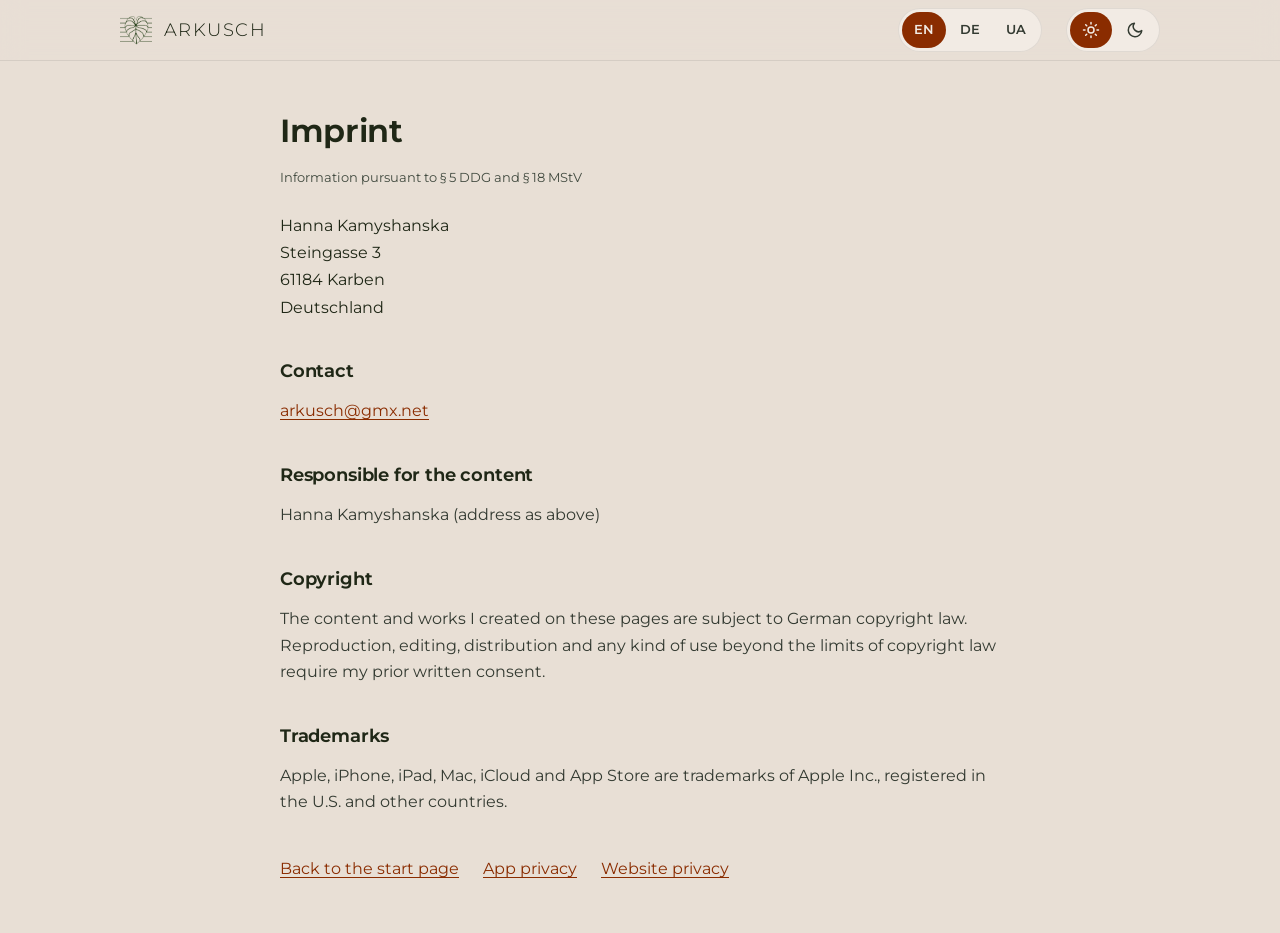
<file: docs/imprint.html>
<!doctype html>
<html lang="en">
<head>
  <meta charset="utf-8">
  <meta name="viewport" content="width=device-width, initial-scale=1">
  <title>Imprint</title>
  <meta name="theme-color" content="#E8DFD5">
  <link rel="icon" type="image/png" href="images/brand/favicon.png">
  <link rel="apple-touch-icon" href="images/brand/apple-touch-icon.png">
  <script src="js/theme.js"></script>
  <link rel="stylesheet" href="fonts/fonts.css">
  <link rel="stylesheet" href="css/tokens.css">
  <link rel="stylesheet" href="css/base.css">
  <link rel="stylesheet" href="css/components.css">
  <link rel="stylesheet" href="css/sections.css">
  <!-- seo:start -->
  <link rel="canonical" href="https://kamischiki.github.io/arkusch/imprint.html">
  <meta name="robots" content="noindex,follow">
  <!-- seo:end -->
</head>
<body data-title-key="im.title">
  <header class="site-header">
    <div class="container site-header__inner">
      <a class="brand" href="index.html" aria-label="Arkusch">
        <img class="on-light" src="images/brand/leaf-dark.png" alt="" width="38" height="37">
        <img class="on-dark" src="images/brand/leaf-light.png" alt="" width="38" height="37">
        <span>Arkusch</span>
      </a>
      <div class="header-controls">
        <div class="switch" role="group" data-i18n-aria="lang.label" aria-label="Language">
          <button type="button" data-lang-choice="en" lang="en" aria-label="English">EN</button>
          <button type="button" data-lang-choice="de" lang="de" aria-label="Deutsch">DE</button>
          <button type="button" data-lang-choice="uk" lang="uk" aria-label="Українська">UA</button>
        </div>
        <div class="switch" role="group" data-i18n-aria="theme.label" aria-label="Appearance">
          <button type="button" data-theme-choice="light">
            <svg viewBox="0 0 24 24" fill="none" stroke="currentColor" stroke-width="2" stroke-linecap="round" aria-hidden="true"><circle cx="12" cy="12" r="4"/><path d="M12 2v2M12 20v2M4.9 4.9l1.4 1.4M17.7 17.7l1.4 1.4M2 12h2M20 12h2M4.9 19.1l1.4-1.4M17.7 6.3l1.4-1.4"/></svg>
            <span class="visually-hidden" data-i18n="theme.outdoor">Outdoor</span>
          </button>
          <button type="button" data-theme-choice="dark">
            <svg viewBox="0 0 24 24" fill="none" stroke="currentColor" stroke-width="2" stroke-linecap="round" stroke-linejoin="round" aria-hidden="true"><path d="M21 12.8A9 9 0 1 1 11.2 3a7 7 0 0 0 9.8 9.8z"/></svg>
            <span class="visually-hidden" data-i18n="theme.indoor">Indoor</span>
          </button>
        </div>
      </div>
    </div>
  </header>

  <main>
    <article class="legal">
      <div class="container legal__body">
        <h1 data-i18n="im.title">Imprint</h1>
        <p class="legal__meta" data-i18n="im.law">Information pursuant to § 5 DDG and § 18 MStV</p>
        <address class="legal__address">
          Hanna Kamyshanska<br>
          Steingasse 3<br>
          61184 Karben<br>
          Deutschland
        </address>
        <h2 data-i18n="im.contact.h">Contact</h2>
        <p><a href="mailto:arkusch@gmx.net">arkusch@gmx.net</a></p>
        <h2 data-i18n="im.resp.h">Responsible for the content</h2>
        <p data-i18n="im.resp.p">Hanna Kamyshanska (address as above)</p>
        <h2 data-i18n="im.copy.h">Copyright</h2>
        <p data-i18n="im.copy.p">The content and works I created on these pages are subject to German copyright law. Reproduction, editing, distribution and any kind of use beyond the limits of copyright law require my prior written consent.</p>
        <h2 data-i18n="im.tm.h">Trademarks</h2>
        <p data-i18n="im.tm.p">Apple, iPhone, iPad, Mac, iCloud and App Store are trademarks of Apple Inc., registered in the U.S. and other countries.</p>
        <nav class="legal__nav">
          <a href="index.html" data-i18n="legal.back">Back to the start page</a>
          <a href="privacy-app.html" data-i18n="legal.appLink">App privacy</a>
          <a href="privacy-site.html" data-i18n="legal.siteLink">Website privacy</a>
        </nav>
      </div>
    </article>
  </main>

  <script src="js/config.js" defer></script>
  <script src="i18n/en.js" defer></script>
  <script src="i18n/de.js" defer></script>
  <script src="i18n/uk.js" defer></script>
  <script src="i18n/legal-en.js" defer></script>
  <script src="i18n/legal-de.js" defer></script>
  <script src="i18n/legal-uk.js" defer></script>
  <script src="js/i18n.js" defer></script>
  <script src="js/stores.js" defer></script>
  <script src="js/reels.js" defer></script>
  <script src="js/main.js" defer></script>
</body>
</html>
</file>
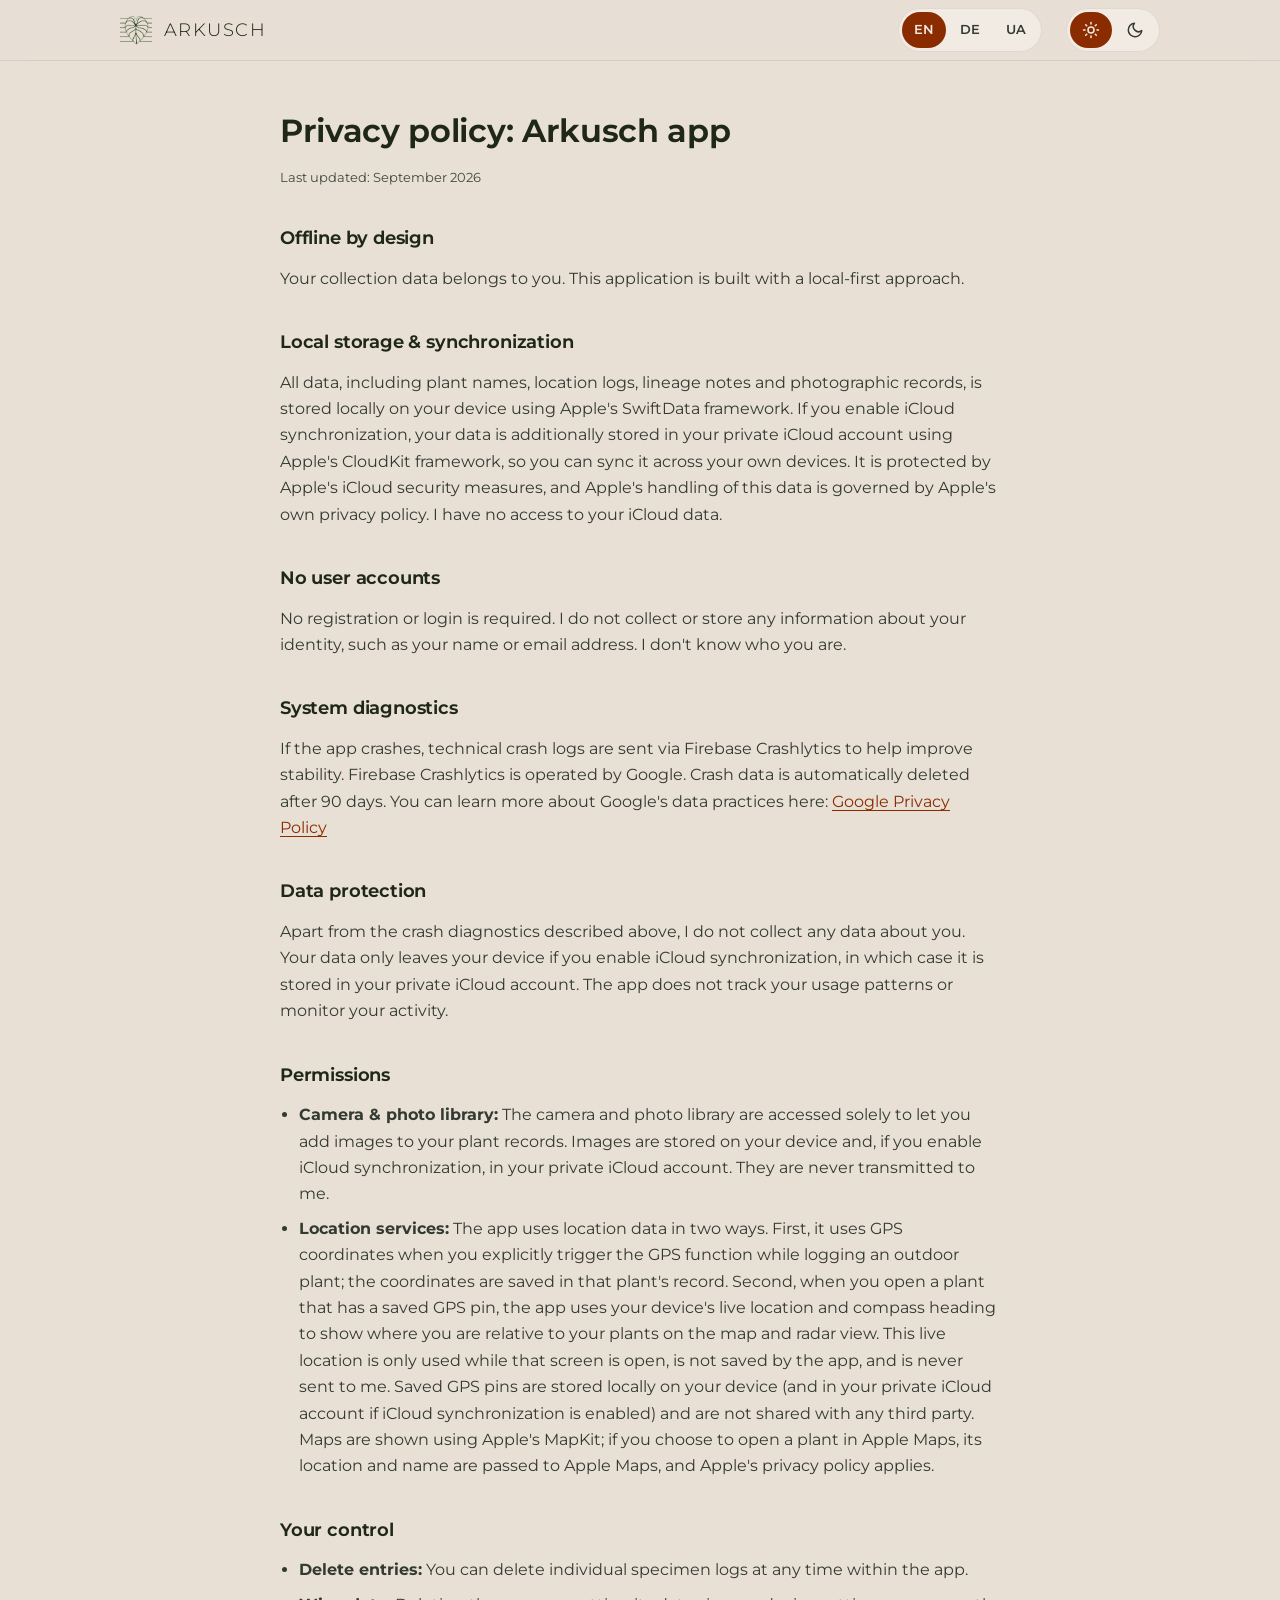
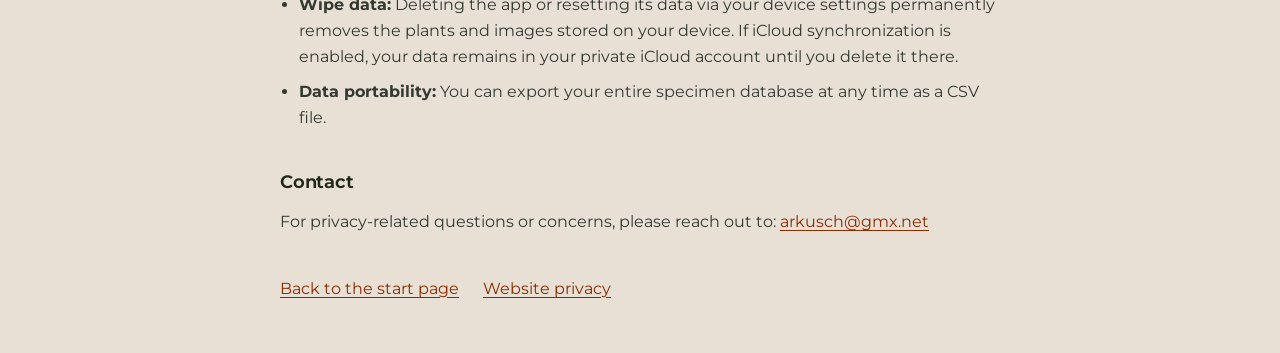
<file: docs/privacy-app.html>
<!doctype html>
<html lang="en">
<head>
  <meta charset="utf-8">
  <meta name="viewport" content="width=device-width, initial-scale=1">
  <title>Privacy policy: Arkusch app</title>
  <meta name="theme-color" content="#E8DFD5">
  <link rel="icon" type="image/png" href="images/brand/favicon.png">
  <link rel="apple-touch-icon" href="images/brand/apple-touch-icon.png">
  <script src="js/theme.js"></script>
  <link rel="stylesheet" href="fonts/fonts.css">
  <link rel="stylesheet" href="css/tokens.css">
  <link rel="stylesheet" href="css/base.css">
  <link rel="stylesheet" href="css/components.css">
  <link rel="stylesheet" href="css/sections.css">
  <!-- seo:start -->
  <link rel="canonical" href="https://kamischiki.github.io/arkusch/privacy-app.html">
  <link rel="alternate" hreflang="en" href="https://kamischiki.github.io/arkusch/privacy-app.html">
  <link rel="alternate" hreflang="de" href="https://kamischiki.github.io/arkusch/de/privacy-app.html">
  <link rel="alternate" hreflang="uk" href="https://kamischiki.github.io/arkusch/uk/privacy-app.html">
  <link rel="alternate" hreflang="x-default" href="https://kamischiki.github.io/arkusch/privacy-app.html">
  <!-- seo:end -->
</head>
<body data-title-key="pa.title">
  <header class="site-header">
    <div class="container site-header__inner">
      <a class="brand" href="index.html" aria-label="Arkusch">
        <img class="on-light" src="images/brand/leaf-dark.png" alt="" width="38" height="37">
        <img class="on-dark" src="images/brand/leaf-light.png" alt="" width="38" height="37">
        <span>Arkusch</span>
      </a>
      <div class="header-controls">
        <div class="switch" role="group" data-i18n-aria="lang.label" aria-label="Language">
          <button type="button" data-lang-choice="en" lang="en" aria-label="English">EN</button>
          <button type="button" data-lang-choice="de" lang="de" aria-label="Deutsch">DE</button>
          <button type="button" data-lang-choice="uk" lang="uk" aria-label="Українська">UA</button>
        </div>
        <div class="switch" role="group" data-i18n-aria="theme.label" aria-label="Appearance">
          <button type="button" data-theme-choice="light">
            <svg viewBox="0 0 24 24" fill="none" stroke="currentColor" stroke-width="2" stroke-linecap="round" aria-hidden="true"><circle cx="12" cy="12" r="4"/><path d="M12 2v2M12 20v2M4.9 4.9l1.4 1.4M17.7 17.7l1.4 1.4M2 12h2M20 12h2M4.9 19.1l1.4-1.4M17.7 6.3l1.4-1.4"/></svg>
            <span class="visually-hidden" data-i18n="theme.outdoor">Outdoor</span>
          </button>
          <button type="button" data-theme-choice="dark">
            <svg viewBox="0 0 24 24" fill="none" stroke="currentColor" stroke-width="2" stroke-linecap="round" stroke-linejoin="round" aria-hidden="true"><path d="M21 12.8A9 9 0 1 1 11.2 3a7 7 0 0 0 9.8 9.8z"/></svg>
            <span class="visually-hidden" data-i18n="theme.indoor">Indoor</span>
          </button>
        </div>
      </div>
    </div>
  </header>

  <main>
    <article class="legal">
      <div class="container legal__body">
        <h1 data-i18n="pa.title">Privacy policy: Arkusch app</h1>
        <p class="legal__meta" data-i18n="pa.updated">Last updated: September 2026</p>
        <h2 data-i18n="pa.offline.h">Offline by design</h2>
        <p><span data-i18n="pa.offline.p">Your collection data belongs to you. This application is built with a local-first approach.</span></p>
        <h2 data-i18n="pa.storage.h">Local storage &amp; synchronization</h2>
        <p><span data-i18n="pa.storage.p">All data, including plant names, location logs, lineage notes and photographic records, is stored locally on your device using Apple's SwiftData framework. If you enable iCloud synchronization, your data is additionally stored in your private iCloud account using Apple's CloudKit framework, so you can sync it across your own devices. It is protected by Apple's iCloud security measures, and Apple's handling of this data is governed by Apple's own privacy policy. I have no access to your iCloud data.</span></p>
        <h2 data-i18n="pa.accounts.h">No user accounts</h2>
        <p><span data-i18n="pa.accounts.p">No registration or login is required. I do not collect or store any information about your identity, such as your name or email address. I don't know who you are.</span></p>
        <h2 data-i18n="pa.diag.h">System diagnostics</h2>
        <p><span data-i18n="pa.diag.p">If the app crashes, technical crash logs are sent via Firebase Crashlytics to help improve stability. Firebase Crashlytics is operated by Google. Crash data is automatically deleted after 90 days. You can learn more about Google's data practices here:</span> <a href="https://policies.google.com/privacy" target="_blank" rel="noopener" data-i18n="pa.diag.link">Google Privacy Policy</a></p>
        <h2 data-i18n="pa.protect.h">Data protection</h2>
        <p><span data-i18n="pa.protect.p">Apart from the crash diagnostics described above, I do not collect any data about you. Your data only leaves your device if you enable iCloud synchronization, in which case it is stored in your private iCloud account. The app does not track your usage patterns or monitor your activity.</span></p>
        <h2 data-i18n="pa.perm.h">Permissions</h2>
        <ul>
          <li><strong data-i18n="pa.perm.cam.k">Camera &amp; photo library:</strong> <span data-i18n="pa.perm.cam.v">The camera and photo library are accessed solely to let you add images to your plant records. Images are stored on your device and, if you enable iCloud synchronization, in your private iCloud account. They are never transmitted to me.</span></li>
          <li><strong data-i18n="pa.perm.loc.k">Location services:</strong> <span data-i18n="pa.perm.loc.v">The app uses location data in two ways. First, it uses GPS coordinates when you explicitly trigger the GPS function while logging an outdoor plant; the coordinates are saved in that plant's record. Second, when you open a plant that has a saved GPS pin, the app uses your device's live location and compass heading to show where you are relative to your plants on the map and radar view. This live location is only used while that screen is open, is not saved by the app, and is never sent to me. Saved GPS pins are stored locally on your device (and in your private iCloud account if iCloud synchronization is enabled) and are not shared with any third party. Maps are shown using Apple's MapKit; if you choose to open a plant in Apple Maps, its location and name are passed to Apple Maps, and Apple's privacy policy applies.</span></li>
        </ul>
        <h2 data-i18n="pa.control.h">Your control</h2>
        <ul>
          <li><strong data-i18n="pa.control.del.k">Delete entries:</strong> <span data-i18n="pa.control.del.v">You can delete individual specimen logs at any time within the app.</span></li>
          <li><strong data-i18n="pa.control.wipe.k">Wipe data:</strong> <span data-i18n="pa.control.wipe.v">Deleting the app or resetting its data via your device settings permanently removes the plants and images stored on your device. If iCloud synchronization is enabled, your data remains in your private iCloud account until you delete it there.</span></li>
          <li><strong data-i18n="pa.control.port.k">Data portability:</strong> <span data-i18n="pa.control.port.v">You can export your entire specimen database at any time as a CSV file.</span></li>
        </ul>
        <h2 data-i18n="pa.contact.h">Contact</h2>
        <p><span data-i18n="pa.contact.p">For privacy-related questions or concerns, please reach out to:</span> <a data-email-link href="#"></a></p>

        <nav class="legal__nav">
          <a href="index.html" data-i18n="legal.back">Back to the start page</a>
          <a href="privacy-site.html" data-i18n="legal.siteLink">Website privacy</a>
        </nav>
      </div>
    </article>
  </main>

  <script src="js/config.js" defer></script>
  <script src="i18n/en.js" defer></script>
  <script src="i18n/de.js" defer></script>
  <script src="i18n/uk.js" defer></script>
  <script src="i18n/legal-en.js" defer></script>
  <script src="i18n/legal-de.js" defer></script>
  <script src="i18n/legal-uk.js" defer></script>
  <script src="js/i18n.js" defer></script>
  <script src="js/stores.js" defer></script>
  <script src="js/reels.js" defer></script>
  <script src="js/main.js" defer></script>
</body>
</html>
</file>
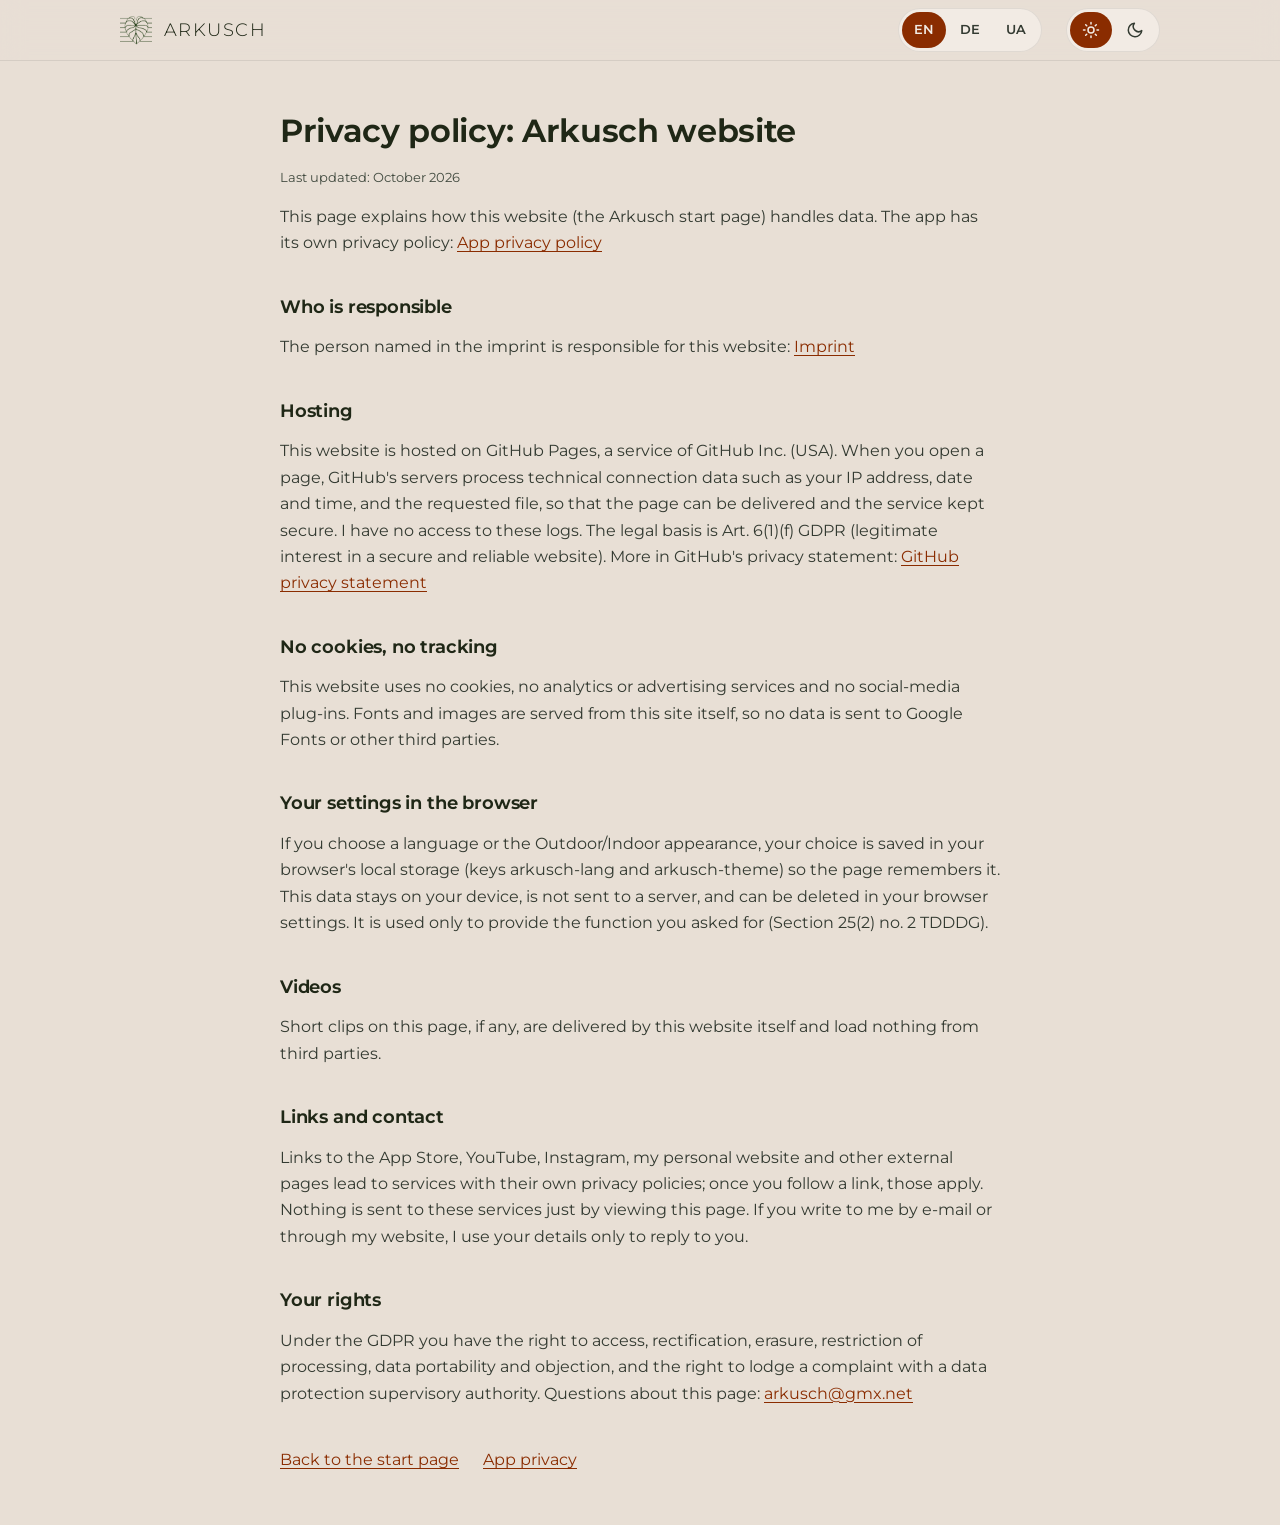
<file: docs/privacy-site.html>
<!doctype html>
<html lang="en">
<head>
  <meta charset="utf-8">
  <meta name="viewport" content="width=device-width, initial-scale=1">
  <title>Privacy policy: Arkusch website</title>
  <meta name="theme-color" content="#E8DFD5">
  <link rel="icon" type="image/png" href="images/brand/favicon.png">
  <link rel="apple-touch-icon" href="images/brand/apple-touch-icon.png">
  <script src="js/theme.js"></script>
  <link rel="stylesheet" href="fonts/fonts.css">
  <link rel="stylesheet" href="css/tokens.css">
  <link rel="stylesheet" href="css/base.css">
  <link rel="stylesheet" href="css/components.css">
  <link rel="stylesheet" href="css/sections.css">
  <!-- seo:start -->
  <link rel="canonical" href="https://kamischiki.github.io/arkusch/privacy-site.html">
  <link rel="alternate" hreflang="en" href="https://kamischiki.github.io/arkusch/privacy-site.html">
  <link rel="alternate" hreflang="de" href="https://kamischiki.github.io/arkusch/de/privacy-site.html">
  <link rel="alternate" hreflang="uk" href="https://kamischiki.github.io/arkusch/uk/privacy-site.html">
  <link rel="alternate" hreflang="x-default" href="https://kamischiki.github.io/arkusch/privacy-site.html">
  <!-- seo:end -->
</head>
<body data-title-key="ps.title">
  <header class="site-header">
    <div class="container site-header__inner">
      <a class="brand" href="index.html" aria-label="Arkusch">
        <img class="on-light" src="images/brand/leaf-dark.png" alt="" width="38" height="37">
        <img class="on-dark" src="images/brand/leaf-light.png" alt="" width="38" height="37">
        <span>Arkusch</span>
      </a>
      <div class="header-controls">
        <div class="switch" role="group" data-i18n-aria="lang.label" aria-label="Language">
          <button type="button" data-lang-choice="en" lang="en" aria-label="English">EN</button>
          <button type="button" data-lang-choice="de" lang="de" aria-label="Deutsch">DE</button>
          <button type="button" data-lang-choice="uk" lang="uk" aria-label="Українська">UA</button>
        </div>
        <div class="switch" role="group" data-i18n-aria="theme.label" aria-label="Appearance">
          <button type="button" data-theme-choice="light">
            <svg viewBox="0 0 24 24" fill="none" stroke="currentColor" stroke-width="2" stroke-linecap="round" aria-hidden="true"><circle cx="12" cy="12" r="4"/><path d="M12 2v2M12 20v2M4.9 4.9l1.4 1.4M17.7 17.7l1.4 1.4M2 12h2M20 12h2M4.9 19.1l1.4-1.4M17.7 6.3l1.4-1.4"/></svg>
            <span class="visually-hidden" data-i18n="theme.outdoor">Outdoor</span>
          </button>
          <button type="button" data-theme-choice="dark">
            <svg viewBox="0 0 24 24" fill="none" stroke="currentColor" stroke-width="2" stroke-linecap="round" stroke-linejoin="round" aria-hidden="true"><path d="M21 12.8A9 9 0 1 1 11.2 3a7 7 0 0 0 9.8 9.8z"/></svg>
            <span class="visually-hidden" data-i18n="theme.indoor">Indoor</span>
          </button>
        </div>
      </div>
    </div>
  </header>

  <main>
    <article class="legal">
      <div class="container legal__body">
        <h1 data-i18n="ps.title">Privacy policy: Arkusch website</h1>
        <p class="legal__meta" data-i18n="ps.updated">Last updated: October 2026</p>
        <p><span data-i18n="ps.intro">This page explains how this website (the Arkusch start page) handles data. The app has its own privacy policy:</span> <a href="privacy-app.html" data-i18n="ps.intro.link">App privacy policy</a></p>
        <h2 data-i18n="ps.resp.h">Who is responsible</h2>
        <p><span data-i18n="ps.resp.p">The person named in the imprint is responsible for this website:</span> <a data-imprint-link href="imprint.html" data-i18n="ps.resp.link">Imprint</a></p>
        <h2 data-i18n="ps.host.h">Hosting</h2>
        <p><span data-i18n="ps.host.p">This website is hosted on GitHub Pages, a service of GitHub Inc. (USA). When you open a page, GitHub's servers process technical connection data such as your IP address, date and time, and the requested file, so that the page can be delivered and the service kept secure. I have no access to these logs. The legal basis is Art. 6(1)(f) GDPR (legitimate interest in a secure and reliable website). More in GitHub's privacy statement:</span> <a href="https://docs.github.com/en/site-policy/privacy-policies/github-general-privacy-statement" target="_blank" rel="noopener" data-i18n="ps.host.link">GitHub privacy statement</a></p>
        <h2 data-i18n="ps.nocookie.h">No cookies, no tracking</h2>
        <p><span data-i18n="ps.nocookie.p">This website uses no cookies, no analytics or advertising services and no social-media plug-ins. Fonts and images are served from this site itself, so no data is sent to Google Fonts or other third parties.</span></p>
        <h2 data-i18n="ps.storage.h">Your settings in the browser</h2>
        <p><span data-i18n="ps.storage.p">If you choose a language or the Outdoor/Indoor appearance, your choice is saved in your browser's local storage (keys arkusch-lang and arkusch-theme) so the page remembers it. This data stays on your device, is not sent to a server, and can be deleted in your browser settings. It is used only to provide the function you asked for (Section 25(2) no. 2 TDDDG).</span></p>
        <h2 data-i18n="ps.media.h">Videos</h2>
        <p><span data-i18n="ps.media.p">Short clips on this page, if any, are delivered by this website itself and load nothing from third parties.</span></p>
        <h2 data-i18n="ps.links.h">Links and contact</h2>
        <p><span data-i18n="ps.links.p">Links to the App Store, to my personal website and to other external pages lead to services with their own privacy policies; once you follow a link, those apply. If you write to me by e-mail or through my website, I use your details only to reply to you.</span></p>
        <h2 data-i18n="ps.rights.h">Your rights</h2>
        <p><span data-i18n="ps.rights.p">Under the GDPR you have the right to access, rectification, erasure, restriction of processing, data portability and objection, and the right to lodge a complaint with a data protection supervisory authority. Questions about this page:</span> <a data-email-link href="#"></a></p>

        <nav class="legal__nav">
          <a href="index.html" data-i18n="legal.back">Back to the start page</a>
          <a href="privacy-app.html" data-i18n="legal.appLink">App privacy</a>
        </nav>
      </div>
    </article>
  </main>

  <script src="js/config.js" defer></script>
  <script src="i18n/en.js" defer></script>
  <script src="i18n/de.js" defer></script>
  <script src="i18n/uk.js" defer></script>
  <script src="i18n/legal-en.js" defer></script>
  <script src="i18n/legal-de.js" defer></script>
  <script src="i18n/legal-uk.js" defer></script>
  <script src="js/i18n.js" defer></script>
  <script src="js/stores.js" defer></script>
  <script src="js/reels.js" defer></script>
  <script src="js/main.js" defer></script>
</body>
</html>
</file>
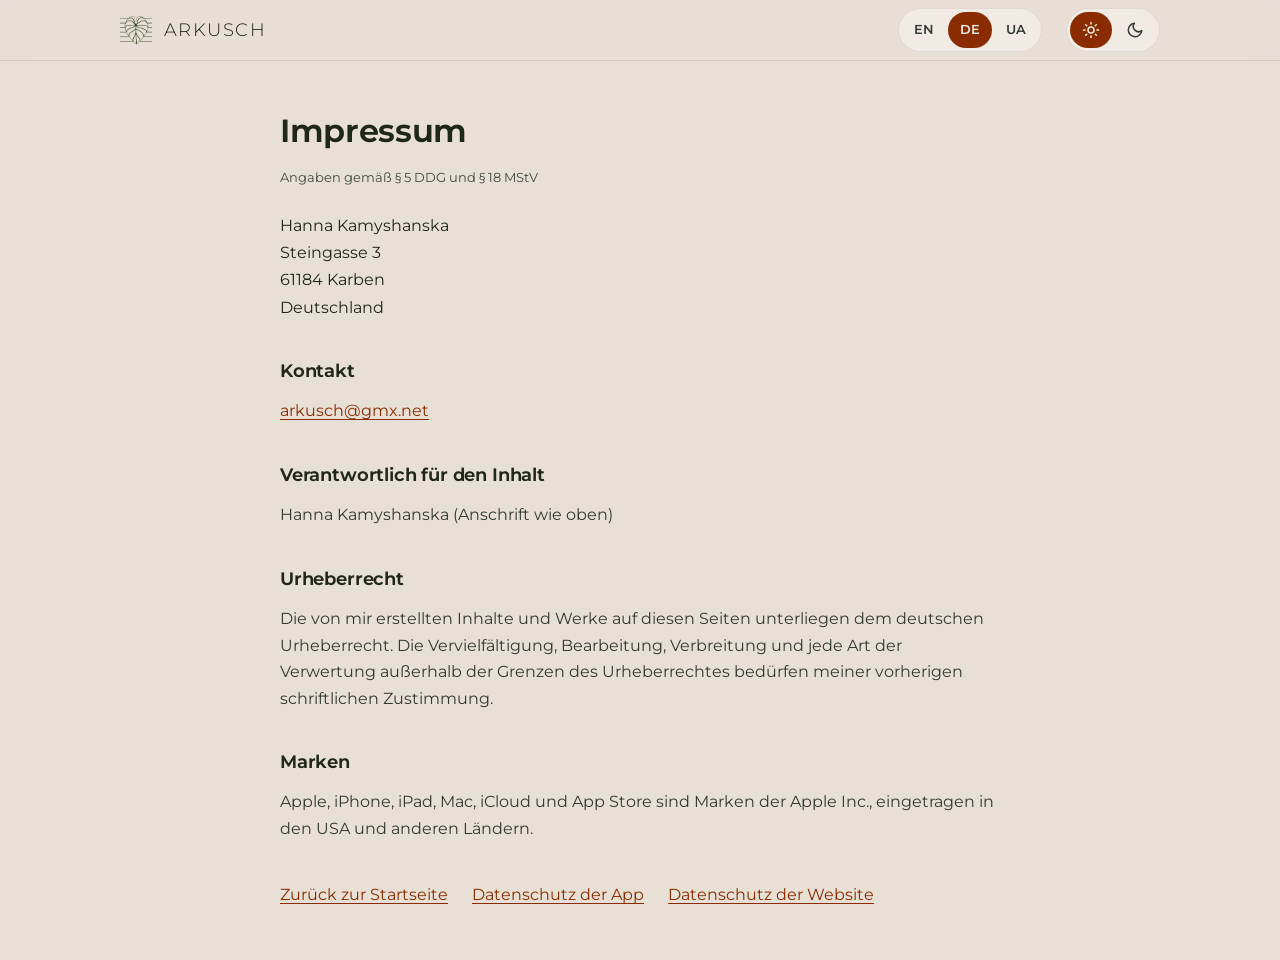
<file: docs/de/imprint.html>
<!doctype html>
<html lang="de" data-page-lang="de">
<head>
  <meta charset="utf-8">
  <meta name="viewport" content="width=device-width, initial-scale=1">
  <title>Impressum</title>
  <meta name="theme-color" content="#E8DFD5">
  <link rel="icon" type="image/png" href="../images/brand/favicon.png">
  <link rel="apple-touch-icon" href="../images/brand/apple-touch-icon.png">
  <script src="../js/theme.js"></script>
  <link rel="stylesheet" href="../fonts/fonts.css">
  <link rel="stylesheet" href="../css/tokens.css">
  <link rel="stylesheet" href="../css/base.css">
  <link rel="stylesheet" href="../css/components.css">
  <link rel="stylesheet" href="../css/sections.css">
  <!-- seo:start -->
  <link rel="canonical" href="https://kamischiki.github.io/arkusch/de/imprint.html">
  <meta name="robots" content="noindex,follow">
  <!-- seo:end -->
</head>
<body data-title-key="im.title">
  <header class="site-header">
    <div class="container site-header__inner">
      <a class="brand" href="index.html" aria-label="Arkusch">
        <img class="on-light" src="../images/brand/leaf-dark.png" alt="" width="38" height="37">
        <img class="on-dark" src="../images/brand/leaf-light.png" alt="" width="38" height="37">
        <span>Arkusch</span>
      </a>
      <div class="header-controls">
        <div class="switch" role="group" data-i18n-aria="lang.label" aria-label="Sprache">
          <button type="button" data-lang-choice="en" lang="en" aria-label="English">EN</button>
          <button type="button" data-lang-choice="de" lang="de" aria-label="Deutsch">DE</button>
          <button type="button" data-lang-choice="uk" lang="uk" aria-label="Українська">UA</button>
        </div>
        <div class="switch" role="group" data-i18n-aria="theme.label" aria-label="Darstellung">
          <button type="button" data-theme-choice="light">
            <svg viewBox="0 0 24 24" fill="none" stroke="currentColor" stroke-width="2" stroke-linecap="round" aria-hidden="true"><circle cx="12" cy="12" r="4"/><path d="M12 2v2M12 20v2M4.9 4.9l1.4 1.4M17.7 17.7l1.4 1.4M2 12h2M20 12h2M4.9 19.1l1.4-1.4M17.7 6.3l1.4-1.4"/></svg>
            <span class="visually-hidden" data-i18n="theme.outdoor">Draußen</span>
          </button>
          <button type="button" data-theme-choice="dark">
            <svg viewBox="0 0 24 24" fill="none" stroke="currentColor" stroke-width="2" stroke-linecap="round" stroke-linejoin="round" aria-hidden="true"><path d="M21 12.8A9 9 0 1 1 11.2 3a7 7 0 0 0 9.8 9.8z"/></svg>
            <span class="visually-hidden" data-i18n="theme.indoor">Drinnen</span>
          </button>
        </div>
      </div>
    </div>
  </header>

  <main>
    <article class="legal">
      <div class="container legal__body">
        <h1 data-i18n="im.title">Impressum</h1>
        <p class="legal__meta" data-i18n="im.law">Angaben gemäß § 5 DDG und § 18 MStV</p>
        <address class="legal__address">
          Hanna Kamyshanska<br>
          Steingasse 3<br>
          61184 Karben<br>
          Deutschland
        </address>
        <h2 data-i18n="im.contact.h">Kontakt</h2>
        <p><a href="mailto:arkusch@gmx.net">arkusch@gmx.net</a></p>
        <h2 data-i18n="im.resp.h">Verantwortlich für den Inhalt</h2>
        <p data-i18n="im.resp.p">Hanna Kamyshanska (Anschrift wie oben)</p>
        <h2 data-i18n="im.copy.h">Urheberrecht</h2>
        <p data-i18n="im.copy.p">Die von mir erstellten Inhalte und Werke auf diesen Seiten unterliegen dem deutschen Urheberrecht. Die Vervielfältigung, Bearbeitung, Verbreitung und jede Art der Verwertung außerhalb der Grenzen des Urheberrechtes bedürfen meiner vorherigen schriftlichen Zustimmung.</p>
        <h2 data-i18n="im.tm.h">Marken</h2>
        <p data-i18n="im.tm.p">Apple, iPhone, iPad, Mac, iCloud und App Store sind Marken der Apple Inc., eingetragen in den USA und anderen Ländern.</p>
        <nav class="legal__nav">
          <a href="index.html" data-i18n="legal.back">Zurück zur Startseite</a>
          <a href="privacy-app.html" data-i18n="legal.appLink">Datenschutz der App</a>
          <a href="privacy-site.html" data-i18n="legal.siteLink">Datenschutz der Website</a>
        </nav>
      </div>
    </article>
  </main>

  <script src="../js/config.js" defer></script>
  <script src="../i18n/en.js" defer></script>
  <script src="../i18n/de.js" defer></script>
  <script src="../i18n/uk.js" defer></script>
  <script src="../i18n/legal-en.js" defer></script>
  <script src="../i18n/legal-de.js" defer></script>
  <script src="../i18n/legal-uk.js" defer></script>
  <script src="../js/i18n.js" defer></script>
  <script src="../js/stores.js" defer></script>
  <script src="../js/reels.js" defer></script>
  <script src="../js/main.js" defer></script>
</body>
</html>
</file>
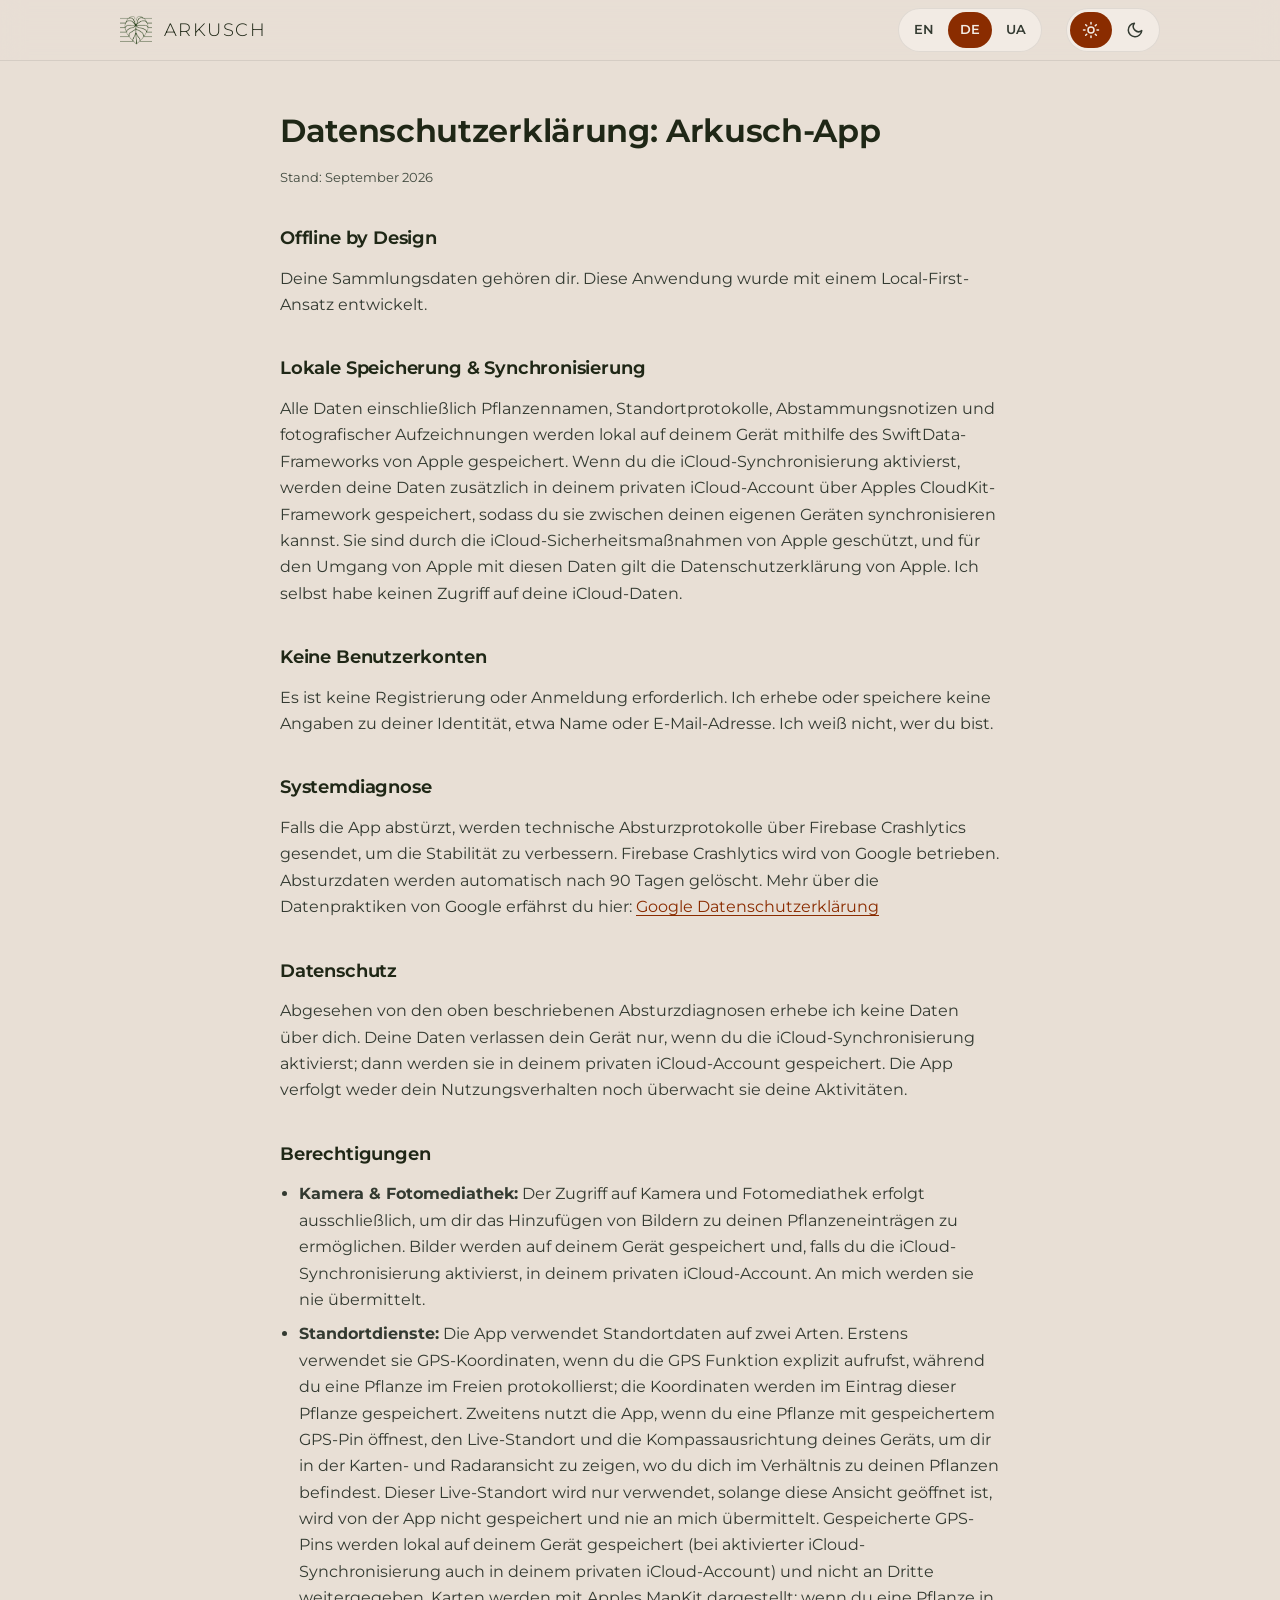
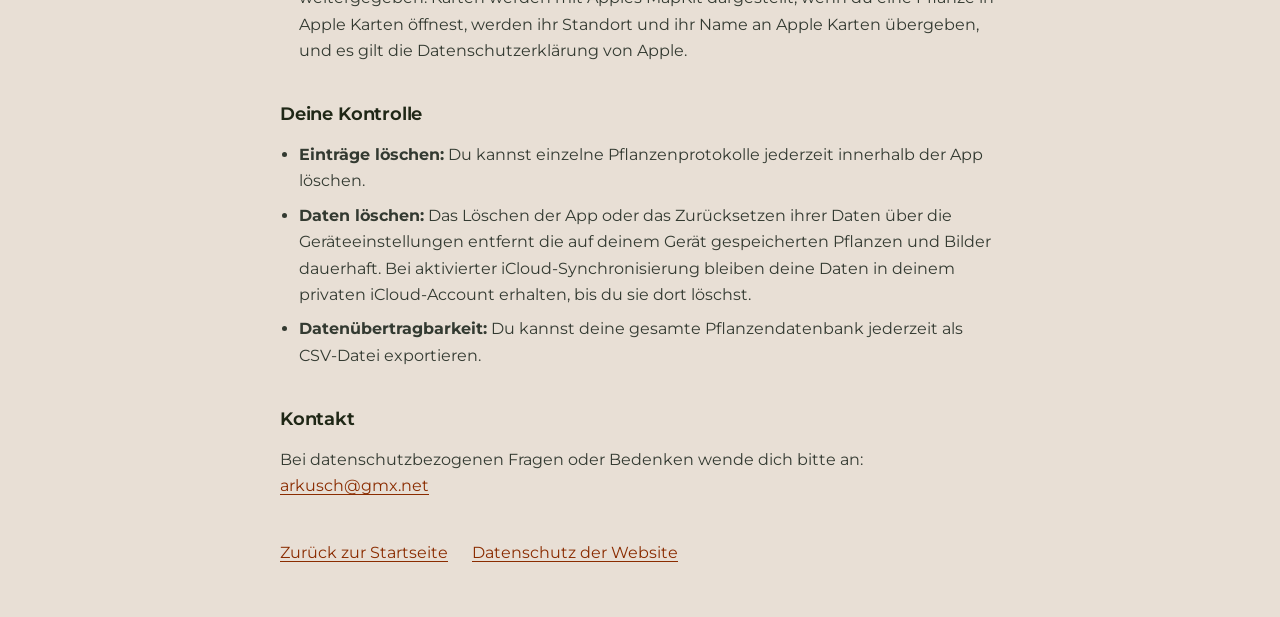
<file: docs/de/privacy-app.html>
<!doctype html>
<html lang="de" data-page-lang="de">
<head>
  <meta charset="utf-8">
  <meta name="viewport" content="width=device-width, initial-scale=1">
  <title>Datenschutzerklärung: Arkusch-App</title>
  <meta name="theme-color" content="#E8DFD5">
  <link rel="icon" type="image/png" href="../images/brand/favicon.png">
  <link rel="apple-touch-icon" href="../images/brand/apple-touch-icon.png">
  <script src="../js/theme.js"></script>
  <link rel="stylesheet" href="../fonts/fonts.css">
  <link rel="stylesheet" href="../css/tokens.css">
  <link rel="stylesheet" href="../css/base.css">
  <link rel="stylesheet" href="../css/components.css">
  <link rel="stylesheet" href="../css/sections.css">
  <!-- seo:start -->
  <link rel="canonical" href="https://kamischiki.github.io/arkusch/de/privacy-app.html">
  <link rel="alternate" hreflang="en" href="https://kamischiki.github.io/arkusch/privacy-app.html">
  <link rel="alternate" hreflang="de" href="https://kamischiki.github.io/arkusch/de/privacy-app.html">
  <link rel="alternate" hreflang="uk" href="https://kamischiki.github.io/arkusch/uk/privacy-app.html">
  <link rel="alternate" hreflang="x-default" href="https://kamischiki.github.io/arkusch/privacy-app.html">
  <!-- seo:end -->
</head>
<body data-title-key="pa.title">
  <header class="site-header">
    <div class="container site-header__inner">
      <a class="brand" href="index.html" aria-label="Arkusch">
        <img class="on-light" src="../images/brand/leaf-dark.png" alt="" width="38" height="37">
        <img class="on-dark" src="../images/brand/leaf-light.png" alt="" width="38" height="37">
        <span>Arkusch</span>
      </a>
      <div class="header-controls">
        <div class="switch" role="group" data-i18n-aria="lang.label" aria-label="Sprache">
          <button type="button" data-lang-choice="en" lang="en" aria-label="English">EN</button>
          <button type="button" data-lang-choice="de" lang="de" aria-label="Deutsch">DE</button>
          <button type="button" data-lang-choice="uk" lang="uk" aria-label="Українська">UA</button>
        </div>
        <div class="switch" role="group" data-i18n-aria="theme.label" aria-label="Darstellung">
          <button type="button" data-theme-choice="light">
            <svg viewBox="0 0 24 24" fill="none" stroke="currentColor" stroke-width="2" stroke-linecap="round" aria-hidden="true"><circle cx="12" cy="12" r="4"/><path d="M12 2v2M12 20v2M4.9 4.9l1.4 1.4M17.7 17.7l1.4 1.4M2 12h2M20 12h2M4.9 19.1l1.4-1.4M17.7 6.3l1.4-1.4"/></svg>
            <span class="visually-hidden" data-i18n="theme.outdoor">Draußen</span>
          </button>
          <button type="button" data-theme-choice="dark">
            <svg viewBox="0 0 24 24" fill="none" stroke="currentColor" stroke-width="2" stroke-linecap="round" stroke-linejoin="round" aria-hidden="true"><path d="M21 12.8A9 9 0 1 1 11.2 3a7 7 0 0 0 9.8 9.8z"/></svg>
            <span class="visually-hidden" data-i18n="theme.indoor">Drinnen</span>
          </button>
        </div>
      </div>
    </div>
  </header>

  <main>
    <article class="legal">
      <div class="container legal__body">
        <h1 data-i18n="pa.title">Datenschutzerklärung: Arkusch-App</h1>
        <p class="legal__meta" data-i18n="pa.updated">Stand: September 2026</p>
        <h2 data-i18n="pa.offline.h">Offline by Design</h2>
        <p><span data-i18n="pa.offline.p">Deine Sammlungsdaten gehören dir. Diese Anwendung wurde mit einem Local-First-Ansatz entwickelt.</span></p>
        <h2 data-i18n="pa.storage.h">Lokale Speicherung &amp; Synchronisierung</h2>
        <p><span data-i18n="pa.storage.p">Alle Daten einschließlich Pflanzennamen, Standortprotokolle, Abstammungsnotizen und fotografischer Aufzeichnungen werden lokal auf deinem Gerät mithilfe des SwiftData-Frameworks von Apple gespeichert. Wenn du die iCloud-Synchronisierung aktivierst, werden deine Daten zusätzlich in deinem privaten iCloud-Account über Apples CloudKit-Framework gespeichert, sodass du sie zwischen deinen eigenen Geräten synchronisieren kannst. Sie sind durch die iCloud-Sicherheitsmaßnahmen von Apple geschützt, und für den Umgang von Apple mit diesen Daten gilt die Datenschutzerklärung von Apple. Ich selbst habe keinen Zugriff auf deine iCloud-Daten.</span></p>
        <h2 data-i18n="pa.accounts.h">Keine Benutzerkonten</h2>
        <p><span data-i18n="pa.accounts.p">Es ist keine Registrierung oder Anmeldung erforderlich. Ich erhebe oder speichere keine Angaben zu deiner Identität, etwa Name oder E-Mail-Adresse. Ich weiß nicht, wer du bist.</span></p>
        <h2 data-i18n="pa.diag.h">Systemdiagnose</h2>
        <p><span data-i18n="pa.diag.p">Falls die App abstürzt, werden technische Absturzprotokolle über Firebase Crashlytics gesendet, um die Stabilität zu verbessern. Firebase Crashlytics wird von Google betrieben. Absturzdaten werden automatisch nach 90 Tagen gelöscht. Mehr über die Datenpraktiken von Google erfährst du hier:</span> <a href="https://policies.google.com/privacy" target="_blank" rel="noopener" data-i18n="pa.diag.link">Google Datenschutzerklärung</a></p>
        <h2 data-i18n="pa.protect.h">Datenschutz</h2>
        <p><span data-i18n="pa.protect.p">Abgesehen von den oben beschriebenen Absturzdiagnosen erhebe ich keine Daten über dich. Deine Daten verlassen dein Gerät nur, wenn du die iCloud-Synchronisierung aktivierst; dann werden sie in deinem privaten iCloud-Account gespeichert. Die App verfolgt weder dein Nutzungsverhalten noch überwacht sie deine Aktivitäten.</span></p>
        <h2 data-i18n="pa.perm.h">Berechtigungen</h2>
        <ul>
          <li><strong data-i18n="pa.perm.cam.k">Kamera &amp; Fotomediathek:</strong> <span data-i18n="pa.perm.cam.v">Der Zugriff auf Kamera und Fotomediathek erfolgt ausschließlich, um dir das Hinzufügen von Bildern zu deinen Pflanzeneinträgen zu ermöglichen. Bilder werden auf deinem Gerät gespeichert und, falls du die iCloud-Synchronisierung aktivierst, in deinem privaten iCloud-Account. An mich werden sie nie übermittelt.</span></li>
          <li><strong data-i18n="pa.perm.loc.k">Standortdienste:</strong> <span data-i18n="pa.perm.loc.v">Die App verwendet Standortdaten auf zwei Arten. Erstens verwendet sie GPS-Koordinaten, wenn du die GPS Funktion explizit aufrufst, während du eine Pflanze im Freien protokollierst; die Koordinaten werden im Eintrag dieser Pflanze gespeichert. Zweitens nutzt die App, wenn du eine Pflanze mit gespeichertem GPS-Pin öffnest, den Live-Standort und die Kompassausrichtung deines Geräts, um dir in der Karten- und Radaransicht zu zeigen, wo du dich im Verhältnis zu deinen Pflanzen befindest. Dieser Live-Standort wird nur verwendet, solange diese Ansicht geöffnet ist, wird von der App nicht gespeichert und nie an mich übermittelt. Gespeicherte GPS-Pins werden lokal auf deinem Gerät gespeichert (bei aktivierter iCloud-Synchronisierung auch in deinem privaten iCloud-Account) und nicht an Dritte weitergegeben. Karten werden mit Apples MapKit dargestellt; wenn du eine Pflanze in Apple Karten öffnest, werden ihr Standort und ihr Name an Apple Karten übergeben, und es gilt die Datenschutzerklärung von Apple.</span></li>
        </ul>
        <h2 data-i18n="pa.control.h">Deine Kontrolle</h2>
        <ul>
          <li><strong data-i18n="pa.control.del.k">Einträge löschen:</strong> <span data-i18n="pa.control.del.v">Du kannst einzelne Pflanzenprotokolle jederzeit innerhalb der App löschen.</span></li>
          <li><strong data-i18n="pa.control.wipe.k">Daten löschen:</strong> <span data-i18n="pa.control.wipe.v">Das Löschen der App oder das Zurücksetzen ihrer Daten über die Geräteeinstellungen entfernt die auf deinem Gerät gespeicherten Pflanzen und Bilder dauerhaft. Bei aktivierter iCloud-Synchronisierung bleiben deine Daten in deinem privaten iCloud-Account erhalten, bis du sie dort löschst.</span></li>
          <li><strong data-i18n="pa.control.port.k">Datenübertragbarkeit:</strong> <span data-i18n="pa.control.port.v">Du kannst deine gesamte Pflanzendatenbank jederzeit als CSV-Datei exportieren.</span></li>
        </ul>
        <h2 data-i18n="pa.contact.h">Kontakt</h2>
        <p><span data-i18n="pa.contact.p">Bei datenschutzbezogenen Fragen oder Bedenken wende dich bitte an:</span> <a data-email-link href="#"></a></p>

        <nav class="legal__nav">
          <a href="index.html" data-i18n="legal.back">Zurück zur Startseite</a>
          <a href="privacy-site.html" data-i18n="legal.siteLink">Datenschutz der Website</a>
        </nav>
      </div>
    </article>
  </main>

  <script src="../js/config.js" defer></script>
  <script src="../i18n/en.js" defer></script>
  <script src="../i18n/de.js" defer></script>
  <script src="../i18n/uk.js" defer></script>
  <script src="../i18n/legal-en.js" defer></script>
  <script src="../i18n/legal-de.js" defer></script>
  <script src="../i18n/legal-uk.js" defer></script>
  <script src="../js/i18n.js" defer></script>
  <script src="../js/stores.js" defer></script>
  <script src="../js/reels.js" defer></script>
  <script src="../js/main.js" defer></script>
</body>
</html>
</file>
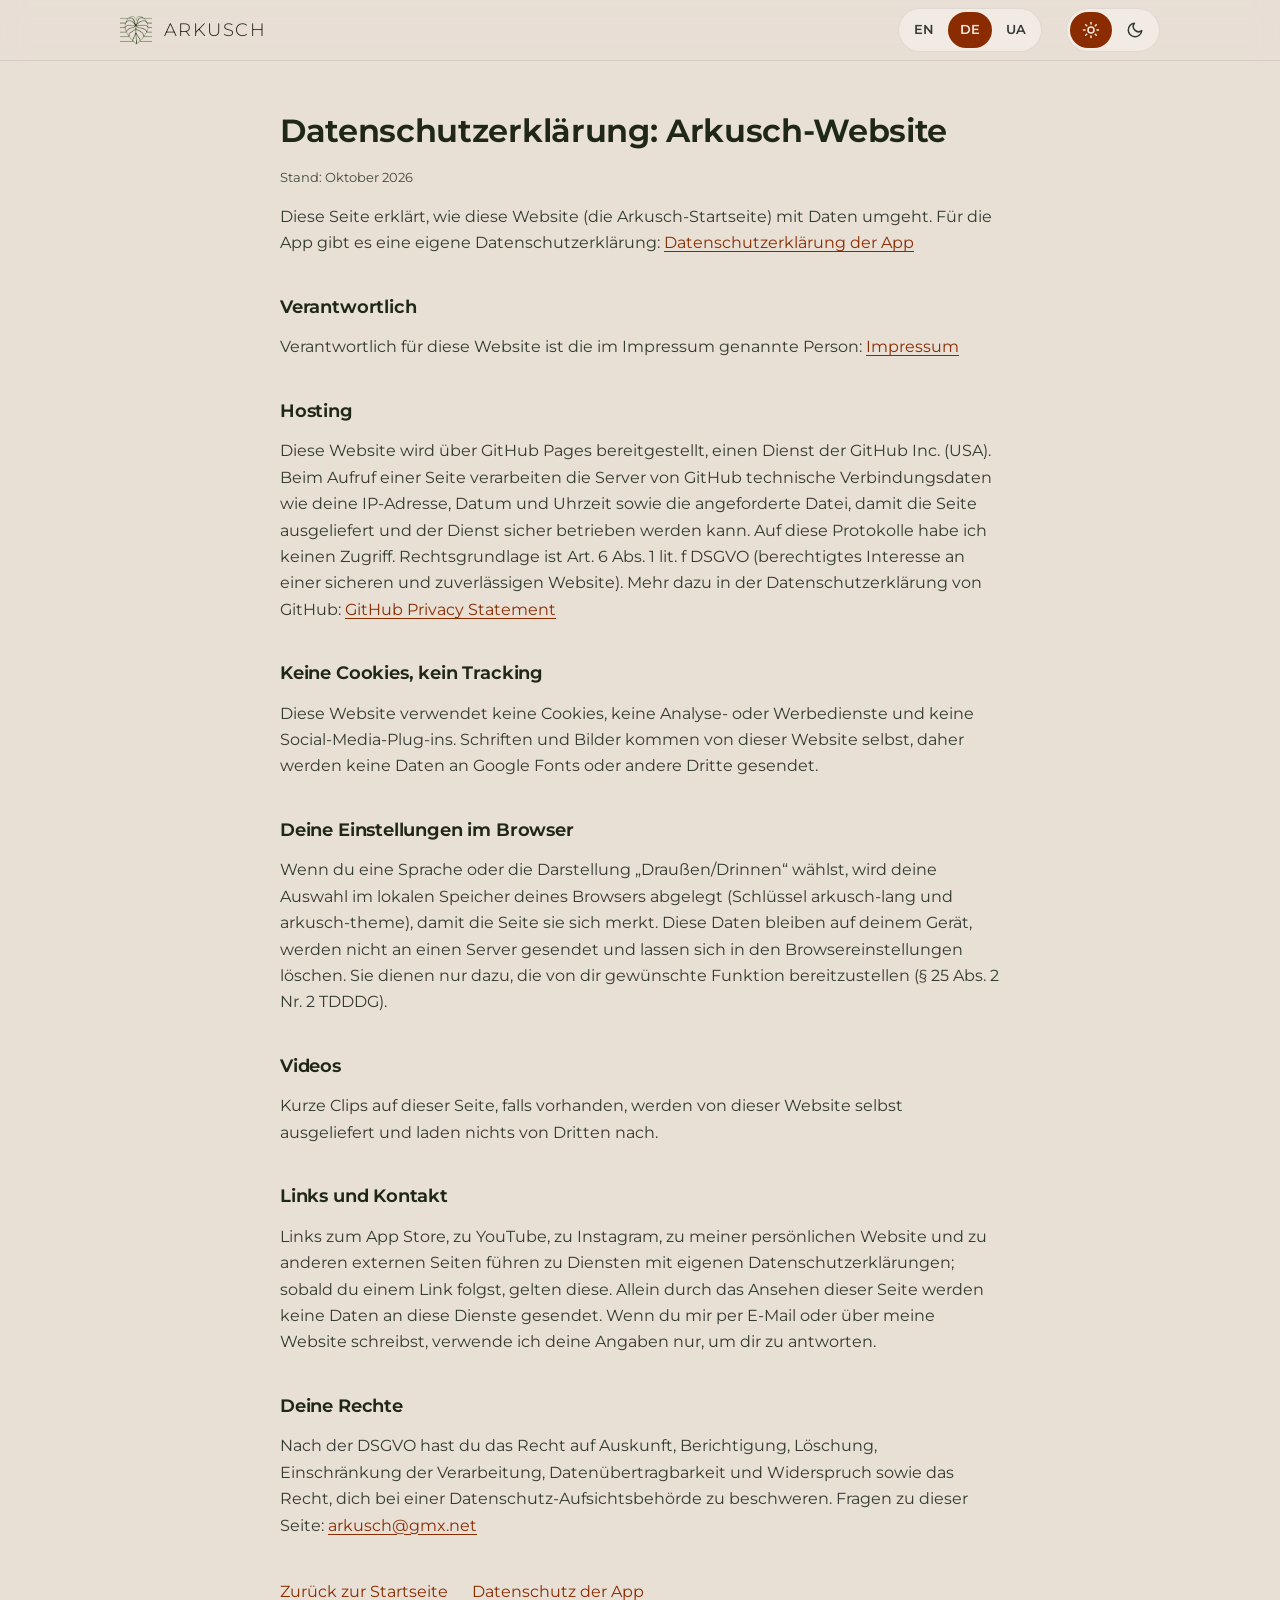
<file: docs/de/privacy-site.html>
<!doctype html>
<html lang="de" data-page-lang="de">
<head>
  <meta charset="utf-8">
  <meta name="viewport" content="width=device-width, initial-scale=1">
  <title>Datenschutzerklärung: Arkusch-Website</title>
  <meta name="theme-color" content="#E8DFD5">
  <link rel="icon" type="image/png" href="../images/brand/favicon.png">
  <link rel="apple-touch-icon" href="../images/brand/apple-touch-icon.png">
  <script src="../js/theme.js"></script>
  <link rel="stylesheet" href="../fonts/fonts.css">
  <link rel="stylesheet" href="../css/tokens.css">
  <link rel="stylesheet" href="../css/base.css">
  <link rel="stylesheet" href="../css/components.css">
  <link rel="stylesheet" href="../css/sections.css">
  <!-- seo:start -->
  <link rel="canonical" href="https://kamischiki.github.io/arkusch/de/privacy-site.html">
  <link rel="alternate" hreflang="en" href="https://kamischiki.github.io/arkusch/privacy-site.html">
  <link rel="alternate" hreflang="de" href="https://kamischiki.github.io/arkusch/de/privacy-site.html">
  <link rel="alternate" hreflang="uk" href="https://kamischiki.github.io/arkusch/uk/privacy-site.html">
  <link rel="alternate" hreflang="x-default" href="https://kamischiki.github.io/arkusch/privacy-site.html">
  <!-- seo:end -->
</head>
<body data-title-key="ps.title">
  <header class="site-header">
    <div class="container site-header__inner">
      <a class="brand" href="index.html" aria-label="Arkusch">
        <img class="on-light" src="../images/brand/leaf-dark.png" alt="" width="38" height="37">
        <img class="on-dark" src="../images/brand/leaf-light.png" alt="" width="38" height="37">
        <span>Arkusch</span>
      </a>
      <div class="header-controls">
        <div class="switch" role="group" data-i18n-aria="lang.label" aria-label="Sprache">
          <button type="button" data-lang-choice="en" lang="en" aria-label="English">EN</button>
          <button type="button" data-lang-choice="de" lang="de" aria-label="Deutsch">DE</button>
          <button type="button" data-lang-choice="uk" lang="uk" aria-label="Українська">UA</button>
        </div>
        <div class="switch" role="group" data-i18n-aria="theme.label" aria-label="Darstellung">
          <button type="button" data-theme-choice="light">
            <svg viewBox="0 0 24 24" fill="none" stroke="currentColor" stroke-width="2" stroke-linecap="round" aria-hidden="true"><circle cx="12" cy="12" r="4"/><path d="M12 2v2M12 20v2M4.9 4.9l1.4 1.4M17.7 17.7l1.4 1.4M2 12h2M20 12h2M4.9 19.1l1.4-1.4M17.7 6.3l1.4-1.4"/></svg>
            <span class="visually-hidden" data-i18n="theme.outdoor">Draußen</span>
          </button>
          <button type="button" data-theme-choice="dark">
            <svg viewBox="0 0 24 24" fill="none" stroke="currentColor" stroke-width="2" stroke-linecap="round" stroke-linejoin="round" aria-hidden="true"><path d="M21 12.8A9 9 0 1 1 11.2 3a7 7 0 0 0 9.8 9.8z"/></svg>
            <span class="visually-hidden" data-i18n="theme.indoor">Drinnen</span>
          </button>
        </div>
      </div>
    </div>
  </header>

  <main>
    <article class="legal">
      <div class="container legal__body">
        <h1 data-i18n="ps.title">Datenschutzerklärung: Arkusch-Website</h1>
        <p class="legal__meta" data-i18n="ps.updated">Stand: Oktober 2026</p>
        <p><span data-i18n="ps.intro">Diese Seite erklärt, wie diese Website (die Arkusch-Startseite) mit Daten umgeht. Für die App gibt es eine eigene Datenschutzerklärung:</span> <a href="privacy-app.html" data-i18n="ps.intro.link">Datenschutzerklärung der App</a></p>
        <h2 data-i18n="ps.resp.h">Verantwortlich</h2>
        <p><span data-i18n="ps.resp.p">Verantwortlich für diese Website ist die im Impressum genannte Person:</span> <a data-imprint-link href="imprint.html" data-i18n="ps.resp.link">Impressum</a></p>
        <h2 data-i18n="ps.host.h">Hosting</h2>
        <p><span data-i18n="ps.host.p">Diese Website wird über GitHub Pages bereitgestellt, einen Dienst der GitHub Inc. (USA). Beim Aufruf einer Seite verarbeiten die Server von GitHub technische Verbindungsdaten wie deine IP-Adresse, Datum und Uhrzeit sowie die angeforderte Datei, damit die Seite ausgeliefert und der Dienst sicher betrieben werden kann. Auf diese Protokolle habe ich keinen Zugriff. Rechtsgrundlage ist Art. 6 Abs. 1 lit. f DSGVO (berechtigtes Interesse an einer sicheren und zuverlässigen Website). Mehr dazu in der Datenschutzerklärung von GitHub:</span> <a href="https://docs.github.com/en/site-policy/privacy-policies/github-general-privacy-statement" target="_blank" rel="noopener" data-i18n="ps.host.link">GitHub Privacy Statement</a></p>
        <h2 data-i18n="ps.nocookie.h">Keine Cookies, kein Tracking</h2>
        <p><span data-i18n="ps.nocookie.p">Diese Website verwendet keine Cookies, keine Analyse- oder Werbedienste und keine Social-Media-Plug-ins. Schriften und Bilder kommen von dieser Website selbst, daher werden keine Daten an Google Fonts oder andere Dritte gesendet.</span></p>
        <h2 data-i18n="ps.storage.h">Deine Einstellungen im Browser</h2>
        <p><span data-i18n="ps.storage.p">Wenn du eine Sprache oder die Darstellung „Draußen/Drinnen“ wählst, wird deine Auswahl im lokalen Speicher deines Browsers abgelegt (Schlüssel arkusch-lang und arkusch-theme), damit die Seite sie sich merkt. Diese Daten bleiben auf deinem Gerät, werden nicht an einen Server gesendet und lassen sich in den Browsereinstellungen löschen. Sie dienen nur dazu, die von dir gewünschte Funktion bereitzustellen (§ 25 Abs. 2 Nr. 2 TDDDG).</span></p>
        <h2 data-i18n="ps.media.h">Videos</h2>
        <p><span data-i18n="ps.media.p">Kurze Clips auf dieser Seite, falls vorhanden, werden von dieser Website selbst ausgeliefert und laden nichts von Dritten nach.</span></p>
        <h2 data-i18n="ps.links.h">Links und Kontakt</h2>
        <p><span data-i18n="ps.links.p">Links zum App Store, zu meiner persönlichen Website und zu anderen externen Seiten führen zu Diensten mit eigenen Datenschutzerklärungen; sobald du einem Link folgst, gelten diese. Wenn du mir per E-Mail oder über meine Website schreibst, verwende ich deine Angaben nur, um dir zu antworten.</span></p>
        <h2 data-i18n="ps.rights.h">Deine Rechte</h2>
        <p><span data-i18n="ps.rights.p">Nach der DSGVO hast du das Recht auf Auskunft, Berichtigung, Löschung, Einschränkung der Verarbeitung, Datenübertragbarkeit und Widerspruch sowie das Recht, dich bei einer Datenschutz-Aufsichtsbehörde zu beschweren. Fragen zu dieser Seite:</span> <a data-email-link href="#"></a></p>

        <nav class="legal__nav">
          <a href="index.html" data-i18n="legal.back">Zurück zur Startseite</a>
          <a href="privacy-app.html" data-i18n="legal.appLink">Datenschutz der App</a>
        </nav>
      </div>
    </article>
  </main>

  <script src="../js/config.js" defer></script>
  <script src="../i18n/en.js" defer></script>
  <script src="../i18n/de.js" defer></script>
  <script src="../i18n/uk.js" defer></script>
  <script src="../i18n/legal-en.js" defer></script>
  <script src="../i18n/legal-de.js" defer></script>
  <script src="../i18n/legal-uk.js" defer></script>
  <script src="../js/i18n.js" defer></script>
  <script src="../js/stores.js" defer></script>
  <script src="../js/reels.js" defer></script>
  <script src="../js/main.js" defer></script>
</body>
</html>
</file>
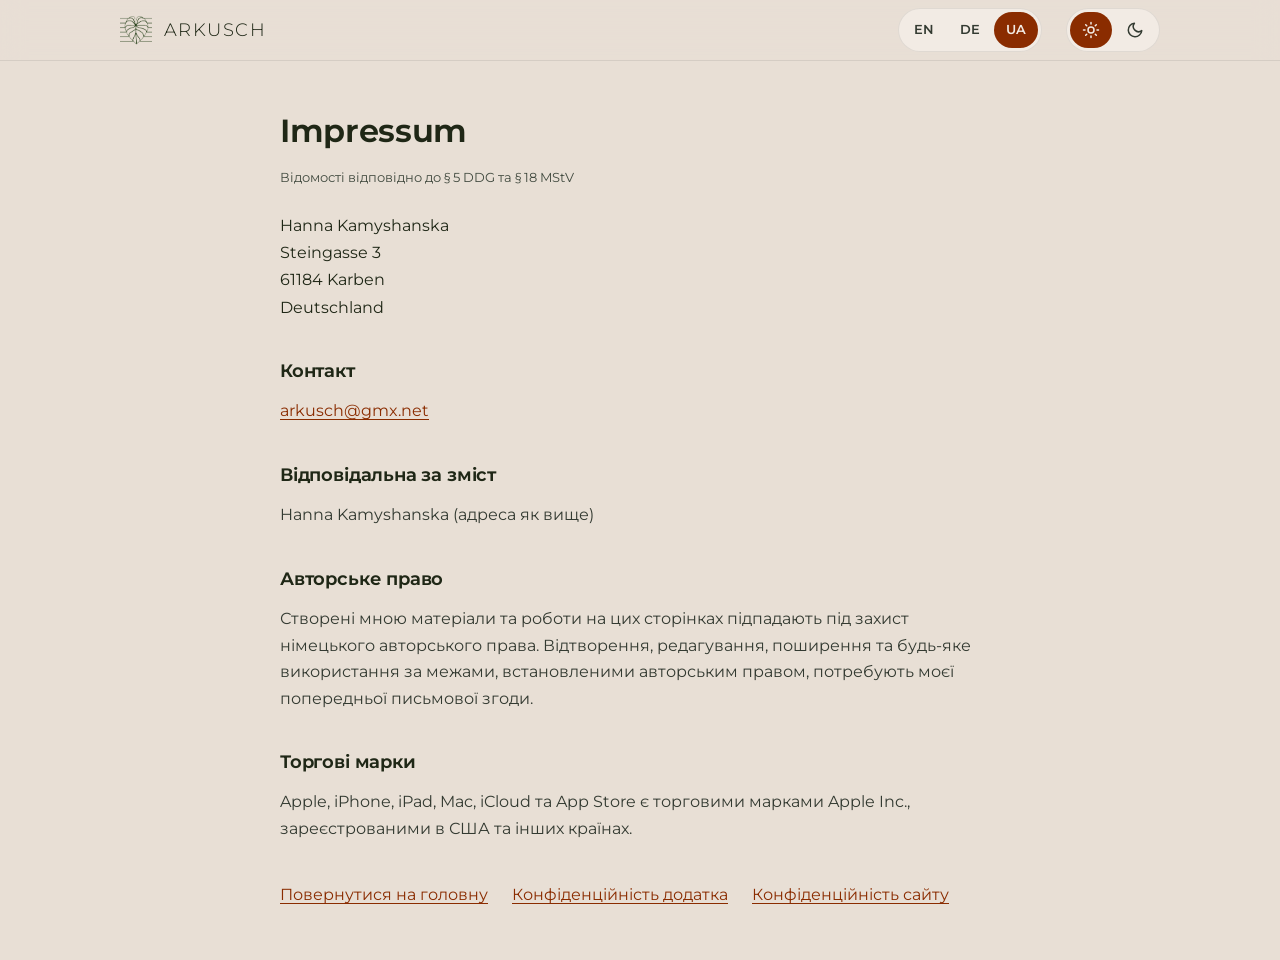
<file: docs/uk/imprint.html>
<!doctype html>
<html lang="uk" data-page-lang="uk">
<head>
  <meta charset="utf-8">
  <meta name="viewport" content="width=device-width, initial-scale=1">
  <title>Impressum</title>
  <meta name="theme-color" content="#E8DFD5">
  <link rel="icon" type="image/png" href="../images/brand/favicon.png">
  <link rel="apple-touch-icon" href="../images/brand/apple-touch-icon.png">
  <script src="../js/theme.js"></script>
  <link rel="stylesheet" href="../fonts/fonts.css">
  <link rel="stylesheet" href="../css/tokens.css">
  <link rel="stylesheet" href="../css/base.css">
  <link rel="stylesheet" href="../css/components.css">
  <link rel="stylesheet" href="../css/sections.css">
  <!-- seo:start -->
  <link rel="canonical" href="https://kamischiki.github.io/arkusch/uk/imprint.html">
  <meta name="robots" content="noindex,follow">
  <!-- seo:end -->
</head>
<body data-title-key="im.title">
  <header class="site-header">
    <div class="container site-header__inner">
      <a class="brand" href="index.html" aria-label="Arkusch">
        <img class="on-light" src="../images/brand/leaf-dark.png" alt="" width="38" height="37">
        <img class="on-dark" src="../images/brand/leaf-light.png" alt="" width="38" height="37">
        <span>Arkusch</span>
      </a>
      <div class="header-controls">
        <div class="switch" role="group" data-i18n-aria="lang.label" aria-label="Мова">
          <button type="button" data-lang-choice="en" lang="en" aria-label="English">EN</button>
          <button type="button" data-lang-choice="de" lang="de" aria-label="Deutsch">DE</button>
          <button type="button" data-lang-choice="uk" lang="uk" aria-label="Українська">UA</button>
        </div>
        <div class="switch" role="group" data-i18n-aria="theme.label" aria-label="Вигляд">
          <button type="button" data-theme-choice="light">
            <svg viewBox="0 0 24 24" fill="none" stroke="currentColor" stroke-width="2" stroke-linecap="round" aria-hidden="true"><circle cx="12" cy="12" r="4"/><path d="M12 2v2M12 20v2M4.9 4.9l1.4 1.4M17.7 17.7l1.4 1.4M2 12h2M20 12h2M4.9 19.1l1.4-1.4M17.7 6.3l1.4-1.4"/></svg>
            <span class="visually-hidden" data-i18n="theme.outdoor">На вулиці</span>
          </button>
          <button type="button" data-theme-choice="dark">
            <svg viewBox="0 0 24 24" fill="none" stroke="currentColor" stroke-width="2" stroke-linecap="round" stroke-linejoin="round" aria-hidden="true"><path d="M21 12.8A9 9 0 1 1 11.2 3a7 7 0 0 0 9.8 9.8z"/></svg>
            <span class="visually-hidden" data-i18n="theme.indoor">В приміщенні</span>
          </button>
        </div>
      </div>
    </div>
  </header>

  <main>
    <article class="legal">
      <div class="container legal__body">
        <h1 data-i18n="im.title">Impressum</h1>
        <p class="legal__meta" data-i18n="im.law">Відомості відповідно до § 5 DDG та § 18 MStV</p>
        <address class="legal__address">
          Hanna Kamyshanska<br>
          Steingasse 3<br>
          61184 Karben<br>
          Deutschland
        </address>
        <h2 data-i18n="im.contact.h">Контакт</h2>
        <p><a href="mailto:arkusch@gmx.net">arkusch@gmx.net</a></p>
        <h2 data-i18n="im.resp.h">Відповідальна за зміст</h2>
        <p data-i18n="im.resp.p">Hanna Kamyshanska (адреса як вище)</p>
        <h2 data-i18n="im.copy.h">Авторське право</h2>
        <p data-i18n="im.copy.p">Створені мною матеріали та роботи на цих сторінках підпадають під захист німецького авторського права. Відтворення, редагування, поширення та будь-яке використання за межами, встановленими авторським правом, потребують моєї попередньої письмової згоди.</p>
        <h2 data-i18n="im.tm.h">Торгові марки</h2>
        <p data-i18n="im.tm.p">Apple, iPhone, iPad, Mac, iCloud та App Store є торговими марками Apple Inc., зареєстрованими в США та інших країнах.</p>
        <nav class="legal__nav">
          <a href="index.html" data-i18n="legal.back">Повернутися на головну</a>
          <a href="privacy-app.html" data-i18n="legal.appLink">Конфіденційність додатка</a>
          <a href="privacy-site.html" data-i18n="legal.siteLink">Конфіденційність сайту</a>
        </nav>
      </div>
    </article>
  </main>

  <script src="../js/config.js" defer></script>
  <script src="../i18n/en.js" defer></script>
  <script src="../i18n/de.js" defer></script>
  <script src="../i18n/uk.js" defer></script>
  <script src="../i18n/legal-en.js" defer></script>
  <script src="../i18n/legal-de.js" defer></script>
  <script src="../i18n/legal-uk.js" defer></script>
  <script src="../js/i18n.js" defer></script>
  <script src="../js/stores.js" defer></script>
  <script src="../js/reels.js" defer></script>
  <script src="../js/main.js" defer></script>
</body>
</html>
</file>
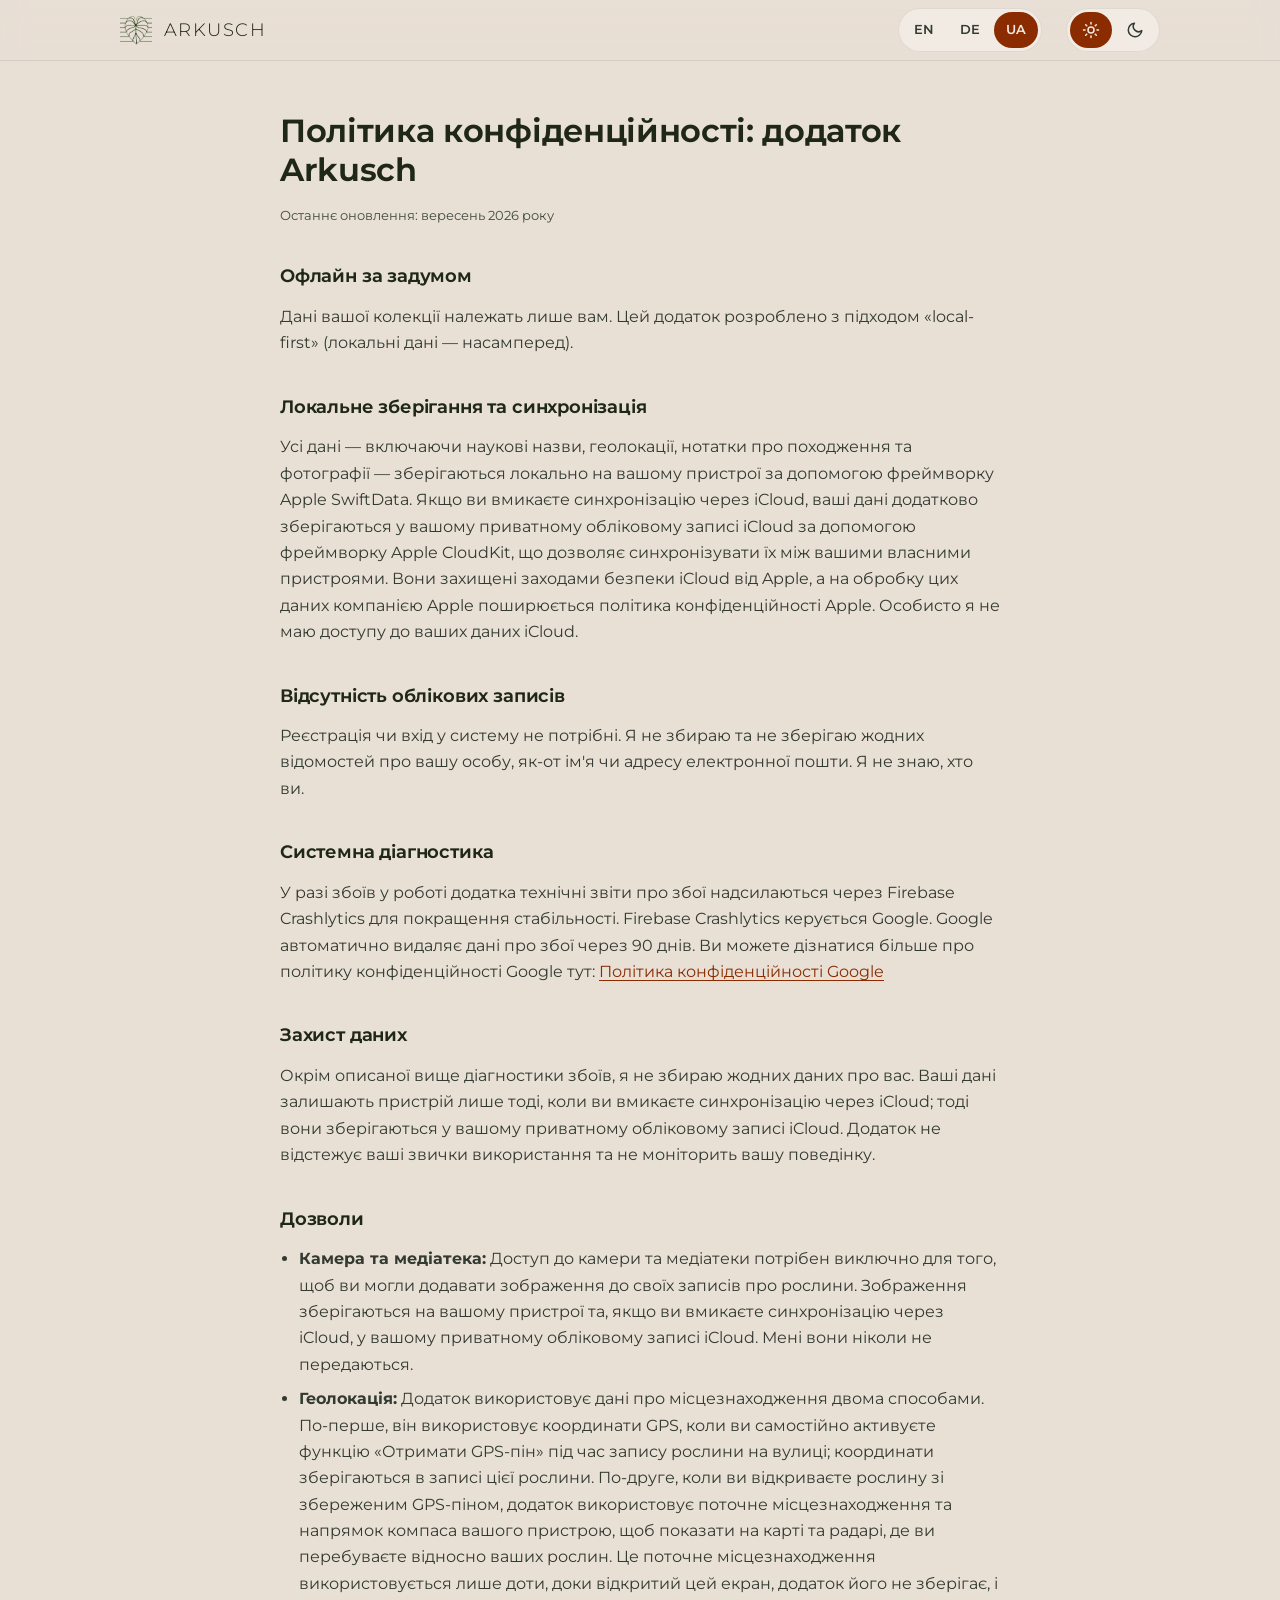
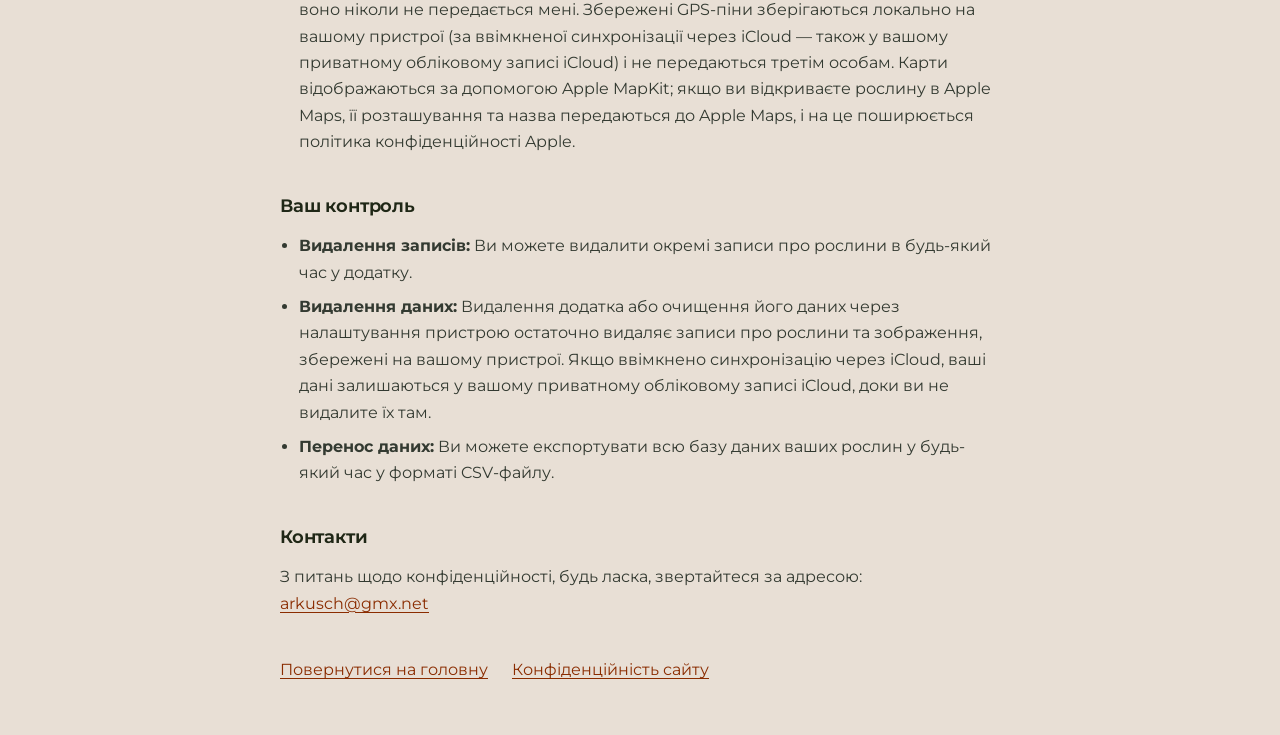
<file: docs/uk/privacy-app.html>
<!doctype html>
<html lang="uk" data-page-lang="uk">
<head>
  <meta charset="utf-8">
  <meta name="viewport" content="width=device-width, initial-scale=1">
  <title>Політика конфіденційності: додаток Arkusch</title>
  <meta name="theme-color" content="#E8DFD5">
  <link rel="icon" type="image/png" href="../images/brand/favicon.png">
  <link rel="apple-touch-icon" href="../images/brand/apple-touch-icon.png">
  <script src="../js/theme.js"></script>
  <link rel="stylesheet" href="../fonts/fonts.css">
  <link rel="stylesheet" href="../css/tokens.css">
  <link rel="stylesheet" href="../css/base.css">
  <link rel="stylesheet" href="../css/components.css">
  <link rel="stylesheet" href="../css/sections.css">
  <!-- seo:start -->
  <link rel="canonical" href="https://kamischiki.github.io/arkusch/uk/privacy-app.html">
  <link rel="alternate" hreflang="en" href="https://kamischiki.github.io/arkusch/privacy-app.html">
  <link rel="alternate" hreflang="de" href="https://kamischiki.github.io/arkusch/de/privacy-app.html">
  <link rel="alternate" hreflang="uk" href="https://kamischiki.github.io/arkusch/uk/privacy-app.html">
  <link rel="alternate" hreflang="x-default" href="https://kamischiki.github.io/arkusch/privacy-app.html">
  <!-- seo:end -->
</head>
<body data-title-key="pa.title">
  <header class="site-header">
    <div class="container site-header__inner">
      <a class="brand" href="index.html" aria-label="Arkusch">
        <img class="on-light" src="../images/brand/leaf-dark.png" alt="" width="38" height="37">
        <img class="on-dark" src="../images/brand/leaf-light.png" alt="" width="38" height="37">
        <span>Arkusch</span>
      </a>
      <div class="header-controls">
        <div class="switch" role="group" data-i18n-aria="lang.label" aria-label="Мова">
          <button type="button" data-lang-choice="en" lang="en" aria-label="English">EN</button>
          <button type="button" data-lang-choice="de" lang="de" aria-label="Deutsch">DE</button>
          <button type="button" data-lang-choice="uk" lang="uk" aria-label="Українська">UA</button>
        </div>
        <div class="switch" role="group" data-i18n-aria="theme.label" aria-label="Вигляд">
          <button type="button" data-theme-choice="light">
            <svg viewBox="0 0 24 24" fill="none" stroke="currentColor" stroke-width="2" stroke-linecap="round" aria-hidden="true"><circle cx="12" cy="12" r="4"/><path d="M12 2v2M12 20v2M4.9 4.9l1.4 1.4M17.7 17.7l1.4 1.4M2 12h2M20 12h2M4.9 19.1l1.4-1.4M17.7 6.3l1.4-1.4"/></svg>
            <span class="visually-hidden" data-i18n="theme.outdoor">На вулиці</span>
          </button>
          <button type="button" data-theme-choice="dark">
            <svg viewBox="0 0 24 24" fill="none" stroke="currentColor" stroke-width="2" stroke-linecap="round" stroke-linejoin="round" aria-hidden="true"><path d="M21 12.8A9 9 0 1 1 11.2 3a7 7 0 0 0 9.8 9.8z"/></svg>
            <span class="visually-hidden" data-i18n="theme.indoor">В приміщенні</span>
          </button>
        </div>
      </div>
    </div>
  </header>

  <main>
    <article class="legal">
      <div class="container legal__body">
        <h1 data-i18n="pa.title">Політика конфіденційності: додаток Arkusch</h1>
        <p class="legal__meta" data-i18n="pa.updated">Останнє оновлення: вересень 2026 року</p>
        <h2 data-i18n="pa.offline.h">Офлайн за задумом</h2>
        <p><span data-i18n="pa.offline.p">Дані вашої колекції належать лише вам. Цей додаток розроблено з підходом «local-first» (локальні дані — насамперед).</span></p>
        <h2 data-i18n="pa.storage.h">Локальне зберігання та синхронізація</h2>
        <p><span data-i18n="pa.storage.p">Усі дані — включаючи наукові назви, геолокації, нотатки про походження та фотографії — зберігаються локально на вашому пристрої за допомогою фреймворку Apple SwiftData. Якщо ви вмикаєте синхронізацію через iCloud, ваші дані додатково зберігаються у вашому приватному обліковому записі iCloud за допомогою фреймворку Apple CloudKit, що дозволяє синхронізувати їх між вашими власними пристроями. Вони захищені заходами безпеки iCloud від Apple, а на обробку цих даних компанією Apple поширюється політика конфіденційності Apple. Особисто я не маю доступу до ваших даних iCloud.</span></p>
        <h2 data-i18n="pa.accounts.h">Відсутність облікових записів</h2>
        <p><span data-i18n="pa.accounts.p">Реєстрація чи вхід у систему не потрібні. Я не збираю та не зберігаю жодних відомостей про вашу особу, як-от ім'я чи адресу електронної пошти. Я не знаю, хто ви.</span></p>
        <h2 data-i18n="pa.diag.h">Системна діагностика</h2>
        <p><span data-i18n="pa.diag.p">У разі збоїв у роботі додатка технічні звіти про збої надсилаються через Firebase Crashlytics для покращення стабільності. Firebase Crashlytics керується Google. Google автоматично видаляє дані про збої через 90 днів. Ви можете дізнатися більше про політику конфіденційності Google тут:</span> <a href="https://policies.google.com/privacy" target="_blank" rel="noopener" data-i18n="pa.diag.link">Політика конфіденційності Google</a></p>
        <h2 data-i18n="pa.protect.h">Захист даних</h2>
        <p><span data-i18n="pa.protect.p">Окрім описаної вище діагностики збоїв, я не збираю жодних даних про вас. Ваші дані залишають пристрій лише тоді, коли ви вмикаєте синхронізацію через iCloud; тоді вони зберігаються у вашому приватному обліковому записі iCloud. Додаток не відстежує ваші звички використання та не моніторить вашу поведінку.</span></p>
        <h2 data-i18n="pa.perm.h">Дозволи</h2>
        <ul>
          <li><strong data-i18n="pa.perm.cam.k">Камера та медіатека:</strong> <span data-i18n="pa.perm.cam.v">Доступ до камери та медіатеки потрібен виключно для того, щоб ви могли додавати зображення до своїх записів про рослини. Зображення зберігаються на вашому пристрої та, якщо ви вмикаєте синхронізацію через iCloud, у вашому приватному обліковому записі iCloud. Мені вони ніколи не передаються.</span></li>
          <li><strong data-i18n="pa.perm.loc.k">Геолокація:</strong> <span data-i18n="pa.perm.loc.v">Додаток використовує дані про місцезнаходження двома способами. По-перше, він використовує координати GPS, коли ви самостійно активуєте функцію «Отримати GPS-пін» під час запису рослини на вулиці; координати зберігаються в записі цієї рослини. По-друге, коли ви відкриваєте рослину зі збереженим GPS-піном, додаток використовує поточне місцезнаходження та напрямок компаса вашого пристрою, щоб показати на карті та радарі, де ви перебуваєте відносно ваших рослин. Це поточне місцезнаходження використовується лише доти, доки відкритий цей екран, додаток його не зберігає, і воно ніколи не передається мені. Збережені GPS-піни зберігаються локально на вашому пристрої (за ввімкненої синхронізації через iCloud — також у вашому приватному обліковому записі iCloud) і не передаються третім особам. Карти відображаються за допомогою Apple MapKit; якщо ви відкриваєте рослину в Apple Maps, її розташування та назва передаються до Apple Maps, і на це поширюється політика конфіденційності Apple.</span></li>
        </ul>
        <h2 data-i18n="pa.control.h">Ваш контроль</h2>
        <ul>
          <li><strong data-i18n="pa.control.del.k">Видалення записів:</strong> <span data-i18n="pa.control.del.v">Ви можете видалити окремі записи про рослини в будь-який час у додатку.</span></li>
          <li><strong data-i18n="pa.control.wipe.k">Видалення даних:</strong> <span data-i18n="pa.control.wipe.v">Видалення додатка або очищення його даних через налаштування пристрою остаточно видаляє записи про рослини та зображення, збережені на вашому пристрої. Якщо ввімкнено синхронізацію через iCloud, ваші дані залишаються у вашому приватному обліковому записі iCloud, доки ви не видалите їх там.</span></li>
          <li><strong data-i18n="pa.control.port.k">Перенос даних:</strong> <span data-i18n="pa.control.port.v">Ви можете експортувати всю базу даних ваших рослин у будь-який час у форматі CSV-файлу.</span></li>
        </ul>
        <h2 data-i18n="pa.contact.h">Контакти</h2>
        <p><span data-i18n="pa.contact.p">З питань щодо конфіденційності, будь ласка, звертайтеся за адресою:</span> <a data-email-link href="#"></a></p>

        <nav class="legal__nav">
          <a href="index.html" data-i18n="legal.back">Повернутися на головну</a>
          <a href="privacy-site.html" data-i18n="legal.siteLink">Конфіденційність сайту</a>
        </nav>
      </div>
    </article>
  </main>

  <script src="../js/config.js" defer></script>
  <script src="../i18n/en.js" defer></script>
  <script src="../i18n/de.js" defer></script>
  <script src="../i18n/uk.js" defer></script>
  <script src="../i18n/legal-en.js" defer></script>
  <script src="../i18n/legal-de.js" defer></script>
  <script src="../i18n/legal-uk.js" defer></script>
  <script src="../js/i18n.js" defer></script>
  <script src="../js/stores.js" defer></script>
  <script src="../js/reels.js" defer></script>
  <script src="../js/main.js" defer></script>
</body>
</html>
</file>
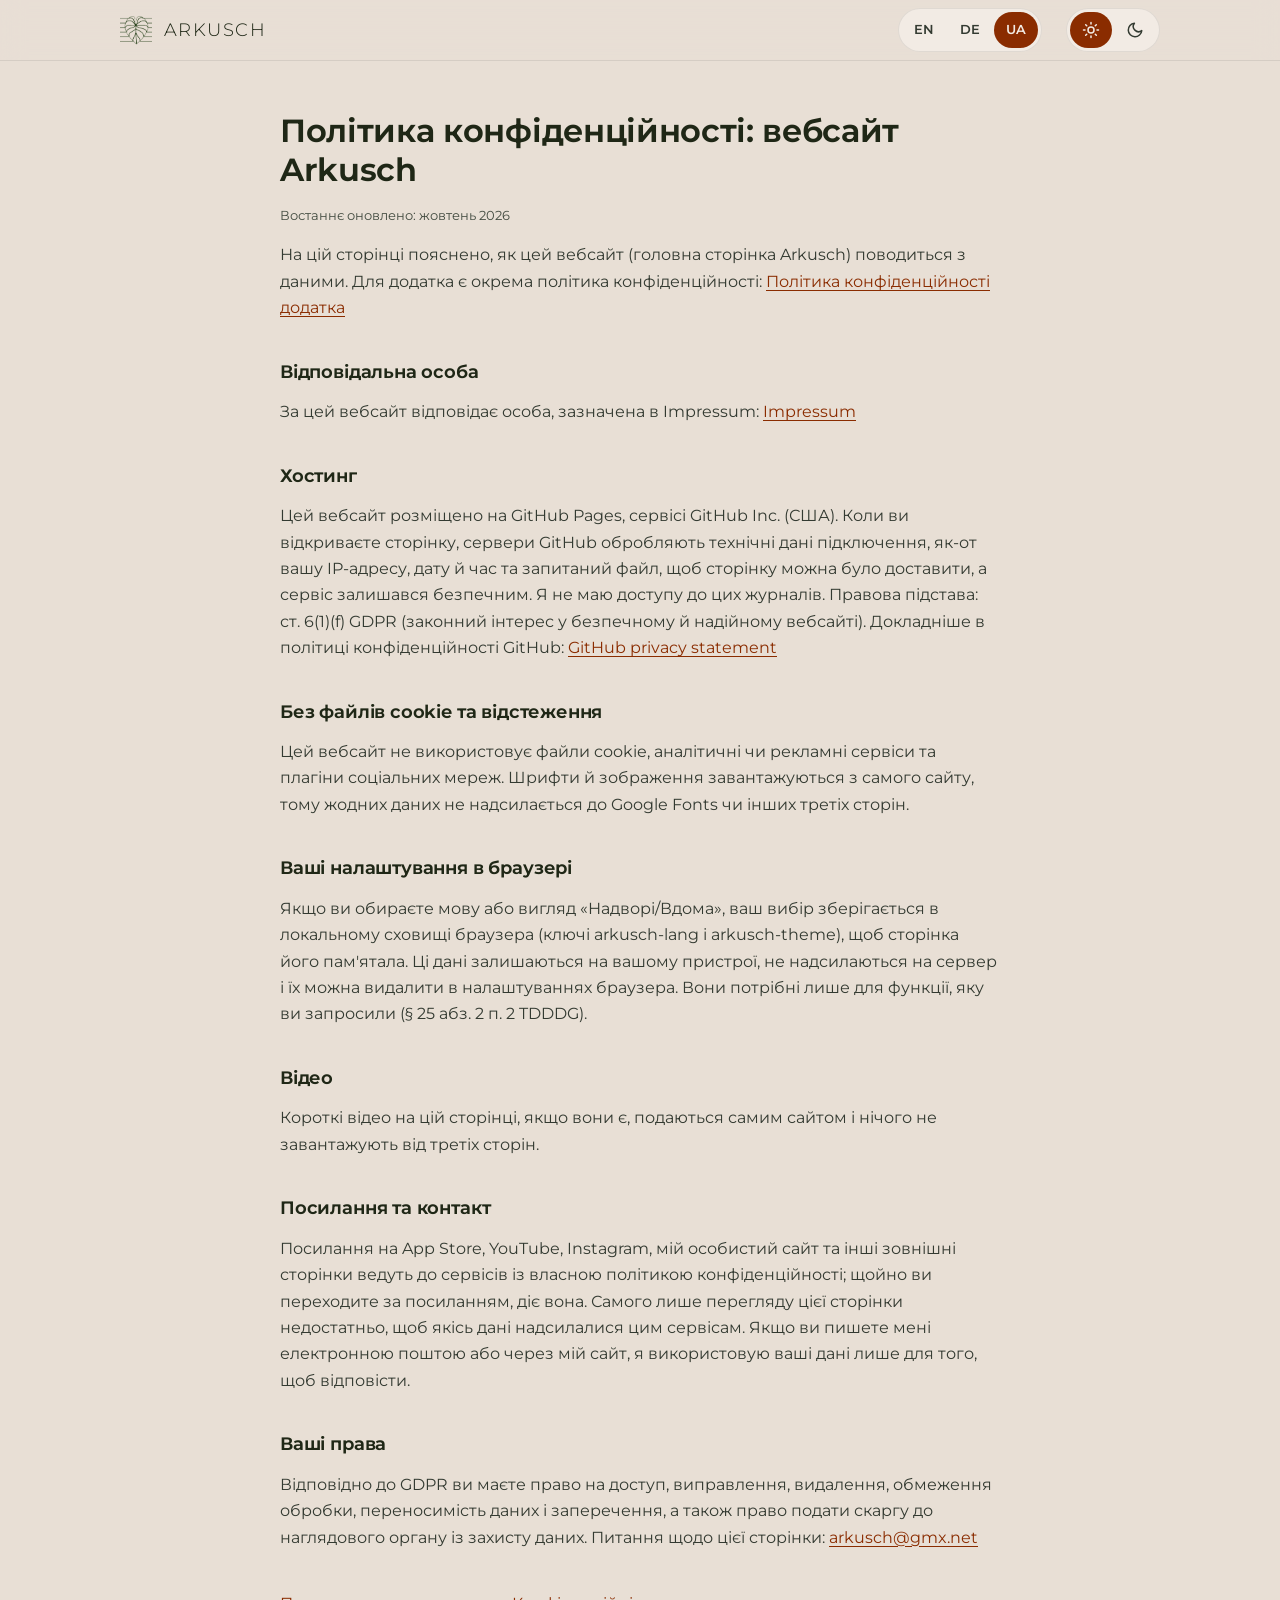
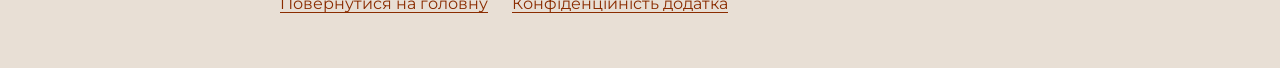
<file: docs/uk/privacy-site.html>
<!doctype html>
<html lang="uk" data-page-lang="uk">
<head>
  <meta charset="utf-8">
  <meta name="viewport" content="width=device-width, initial-scale=1">
  <title>Політика конфіденційності: вебсайт Arkusch</title>
  <meta name="theme-color" content="#E8DFD5">
  <link rel="icon" type="image/png" href="../images/brand/favicon.png">
  <link rel="apple-touch-icon" href="../images/brand/apple-touch-icon.png">
  <script src="../js/theme.js"></script>
  <link rel="stylesheet" href="../fonts/fonts.css">
  <link rel="stylesheet" href="../css/tokens.css">
  <link rel="stylesheet" href="../css/base.css">
  <link rel="stylesheet" href="../css/components.css">
  <link rel="stylesheet" href="../css/sections.css">
  <!-- seo:start -->
  <link rel="canonical" href="https://kamischiki.github.io/arkusch/uk/privacy-site.html">
  <link rel="alternate" hreflang="en" href="https://kamischiki.github.io/arkusch/privacy-site.html">
  <link rel="alternate" hreflang="de" href="https://kamischiki.github.io/arkusch/de/privacy-site.html">
  <link rel="alternate" hreflang="uk" href="https://kamischiki.github.io/arkusch/uk/privacy-site.html">
  <link rel="alternate" hreflang="x-default" href="https://kamischiki.github.io/arkusch/privacy-site.html">
  <!-- seo:end -->
</head>
<body data-title-key="ps.title">
  <header class="site-header">
    <div class="container site-header__inner">
      <a class="brand" href="index.html" aria-label="Arkusch">
        <img class="on-light" src="../images/brand/leaf-dark.png" alt="" width="38" height="37">
        <img class="on-dark" src="../images/brand/leaf-light.png" alt="" width="38" height="37">
        <span>Arkusch</span>
      </a>
      <div class="header-controls">
        <div class="switch" role="group" data-i18n-aria="lang.label" aria-label="Мова">
          <button type="button" data-lang-choice="en" lang="en" aria-label="English">EN</button>
          <button type="button" data-lang-choice="de" lang="de" aria-label="Deutsch">DE</button>
          <button type="button" data-lang-choice="uk" lang="uk" aria-label="Українська">UA</button>
        </div>
        <div class="switch" role="group" data-i18n-aria="theme.label" aria-label="Вигляд">
          <button type="button" data-theme-choice="light">
            <svg viewBox="0 0 24 24" fill="none" stroke="currentColor" stroke-width="2" stroke-linecap="round" aria-hidden="true"><circle cx="12" cy="12" r="4"/><path d="M12 2v2M12 20v2M4.9 4.9l1.4 1.4M17.7 17.7l1.4 1.4M2 12h2M20 12h2M4.9 19.1l1.4-1.4M17.7 6.3l1.4-1.4"/></svg>
            <span class="visually-hidden" data-i18n="theme.outdoor">На вулиці</span>
          </button>
          <button type="button" data-theme-choice="dark">
            <svg viewBox="0 0 24 24" fill="none" stroke="currentColor" stroke-width="2" stroke-linecap="round" stroke-linejoin="round" aria-hidden="true"><path d="M21 12.8A9 9 0 1 1 11.2 3a7 7 0 0 0 9.8 9.8z"/></svg>
            <span class="visually-hidden" data-i18n="theme.indoor">В приміщенні</span>
          </button>
        </div>
      </div>
    </div>
  </header>

  <main>
    <article class="legal">
      <div class="container legal__body">
        <h1 data-i18n="ps.title">Політика конфіденційності: вебсайт Arkusch</h1>
        <p class="legal__meta" data-i18n="ps.updated">Востаннє оновлено: жовтень 2026</p>
        <p><span data-i18n="ps.intro">На цій сторінці пояснено, як цей вебсайт (головна сторінка Arkusch) поводиться з даними. Для додатка є окрема політика конфіденційності:</span> <a href="privacy-app.html" data-i18n="ps.intro.link">Політика конфіденційності додатка</a></p>
        <h2 data-i18n="ps.resp.h">Відповідальна особа</h2>
        <p><span data-i18n="ps.resp.p">За цей вебсайт відповідає особа, зазначена в Impressum:</span> <a data-imprint-link href="imprint.html" data-i18n="ps.resp.link">Impressum</a></p>
        <h2 data-i18n="ps.host.h">Хостинг</h2>
        <p><span data-i18n="ps.host.p">Цей вебсайт розміщено на GitHub Pages, сервісі GitHub Inc. (США). Коли ви відкриваєте сторінку, сервери GitHub обробляють технічні дані підключення, як-от вашу IP-адресу, дату й час та запитаний файл, щоб сторінку можна було доставити, а сервіс залишався безпечним. Я не маю доступу до цих журналів. Правова підстава: ст. 6(1)(f) GDPR (законний інтерес у безпечному й надійному вебсайті). Докладніше в політиці конфіденційності GitHub:</span> <a href="https://docs.github.com/en/site-policy/privacy-policies/github-general-privacy-statement" target="_blank" rel="noopener" data-i18n="ps.host.link">GitHub privacy statement</a></p>
        <h2 data-i18n="ps.nocookie.h">Без файлів cookie та відстеження</h2>
        <p><span data-i18n="ps.nocookie.p">Цей вебсайт не використовує файли cookie, аналітичні чи рекламні сервіси та плагіни соціальних мереж. Шрифти й зображення завантажуються з самого сайту, тому жодних даних не надсилається до Google Fonts чи інших третіх сторін.</span></p>
        <h2 data-i18n="ps.storage.h">Ваші налаштування в браузері</h2>
        <p><span data-i18n="ps.storage.p">Якщо ви обираєте мову або вигляд «Надворі/Вдома», ваш вибір зберігається в локальному сховищі браузера (ключі arkusch-lang і arkusch-theme), щоб сторінка його пам'ятала. Ці дані залишаються на вашому пристрої, не надсилаються на сервер і їх можна видалити в налаштуваннях браузера. Вони потрібні лише для функції, яку ви запросили (§ 25 абз. 2 п. 2 TDDDG).</span></p>
        <h2 data-i18n="ps.media.h">Відео</h2>
        <p><span data-i18n="ps.media.p">Короткі відео на цій сторінці, якщо вони є, подаються самим сайтом і нічого не завантажують від третіх сторін.</span></p>
        <h2 data-i18n="ps.links.h">Посилання та контакт</h2>
        <p><span data-i18n="ps.links.p">Посилання на App Store, мій особистий сайт та інші зовнішні сторінки ведуть до сервісів із власною політикою конфіденційності; щойно ви переходите за посиланням, діє вона. Якщо ви пишете мені електронною поштою або через мій сайт, я використовую ваші дані лише для того, щоб відповісти.</span></p>
        <h2 data-i18n="ps.rights.h">Ваші права</h2>
        <p><span data-i18n="ps.rights.p">Відповідно до GDPR ви маєте право на доступ, виправлення, видалення, обмеження обробки, переносимість даних і заперечення, а також право подати скаргу до наглядового органу із захисту даних. Питання щодо цієї сторінки:</span> <a data-email-link href="#"></a></p>

        <nav class="legal__nav">
          <a href="index.html" data-i18n="legal.back">Повернутися на головну</a>
          <a href="privacy-app.html" data-i18n="legal.appLink">Конфіденційність додатка</a>
        </nav>
      </div>
    </article>
  </main>

  <script src="../js/config.js" defer></script>
  <script src="../i18n/en.js" defer></script>
  <script src="../i18n/de.js" defer></script>
  <script src="../i18n/uk.js" defer></script>
  <script src="../i18n/legal-en.js" defer></script>
  <script src="../i18n/legal-de.js" defer></script>
  <script src="../i18n/legal-uk.js" defer></script>
  <script src="../js/i18n.js" defer></script>
  <script src="../js/stores.js" defer></script>
  <script src="../js/reels.js" defer></script>
  <script src="../js/main.js" defer></script>
</body>
</html>
</file>
<file: docs/fonts/fonts.css>
/* Montserrat (variable, SIL OFL) — self-hosted, so no request goes to Google. */
@font-face {
  font-family: "Montserrat";
  font-style: normal;
  font-weight: 100 900;
  font-display: swap;
  src: url("montserrat-cyrillic-wght-normal.woff2") format("woff2-variations");
  unicode-range: U+0301, U+0400-045F, U+0490-0491, U+04B0-04B1, U+2116;
}
@font-face {
  font-family: "Montserrat";
  font-style: normal;
  font-weight: 100 900;
  font-display: swap;
  src: url("montserrat-latin-wght-normal.woff2") format("woff2-variations");
  unicode-range: U+0000-00FF, U+0131, U+0152-0153, U+02BB-02BC, U+02C6, U+02DA, U+02DC, U+0304, U+0308, U+0329, U+2000-206F, U+20AC, U+2122, U+2191, U+2193, U+2212, U+2215, U+FEFF, U+FFFD;
}
</file>
<file: docs/css/tokens.css>
/* Design tokens — mirrored from the app's AppTheme.swift.
   Outdoor = the app's light scheme, Indoor = its dark scheme. */
:root {
  /* Outdoor (light) */
  --bg: #E8DFD5;            /* Linen */
  --surface: #F2EBE4;       /* listBackgroundLight */
  --text: #1F2716;          /* textPrimaryLight */
  --text-2: #333A31;        /* textSecondaryLight */
  --text-3: #414A3F;        /* textTertiaryLight */
  --accent: #8A2C00;        /* primaryAccentLight, rusty spice */
  --on-accent: #F2EBE4;
  --green: #29511A;         /* statusActiveLight */
  --border: rgba(0, 0, 0, 0.08);
  --shadow: 0 4px 10px rgba(0, 0, 0, 0.10);
  --rule: rgba(138, 44, 0, 0.30);   /* the ruled-paper lines from the logo */

  /* Shape and spacing (AppTheme.Dimensions) */
  --radius-s: 4px;
  --radius: 18px;           /* cornerRadiusStandard */
  --radius-l: 20px;         /* cornerRadiusLarge */
  --pad-1: 8px;
  --pad-2: 16px;
  --pad-3: 24px;
  --w-content: 1040px;      /* content width (AppTheme: 1100) */
  --shot-w: 320px;          /* width of the app screenshots */
  --w-text: 720px;          /* tabletContentMaxWidth */

  /* Type */
  --font: "Montserrat", system-ui, -apple-system, "Segoe UI", Roboto, sans-serif;
  --step--1: 0.8125rem;
  --step-0: 1rem;
  --step-1: 1.125rem;
  --step-2: clamp(1.15rem, 1rem + 0.6vw, 1.375rem);
  --step-3: clamp(1.5rem, 1.1rem + 1.4vw, 2rem);
  --step-4: clamp(1.75rem, 1rem + 2.2vw, 2.5rem);
}

:root[data-theme="dark"] {
  /* Indoor (dark) */
  --bg: #0E0A06;            /* backgroundDark, coffee bean */
  --surface: #181711;       /* listBackgroundDark */
  --text: #EFE8E6;          /* textPrimaryDark */
  --text-2: #D6D6D6;
  --text-3: #B8B8B8;
  --accent: #74AD48;        /* primaryAccentDark */
  --on-accent: #0E0A06;
  --green: #74AD48;
  --border: rgba(255, 255, 255, 0.10);
  --shadow: 0 4px 10px rgba(0, 0, 0, 0.45);
  --rule: rgba(116, 173, 72, 0.32);
}
</file>
<file: docs/css/base.css>
*, *::before, *::after { box-sizing: border-box; }
html { -webkit-text-size-adjust: 100%; scroll-behavior: smooth; scroll-padding-top: 84px; }
body {
  margin: 0;
  font-family: var(--font);
  font-size: var(--step-0);
  line-height: 1.65;
  color: var(--text);
  background: var(--bg);
  -webkit-font-smoothing: antialiased;
}
img, video { display: block; max-width: 100%; height: auto; }
h1, h2, h3, p, figure, ul { margin: 0; }
ul { padding: 0; list-style: none; }
h1, h2, h3 { font-weight: 650; line-height: 1.2; letter-spacing: -0.01em; }
h2 { font-size: var(--step-3); }
h3 { font-size: var(--step-1); }
p { color: var(--text-2); max-width: 56ch; }
a { color: var(--accent); text-underline-offset: 0.2em; }
a:hover { text-decoration-thickness: 2px; }

:focus-visible { outline: 3px solid var(--accent); outline-offset: 3px; border-radius: var(--radius-s); }

.container { width: min(100% - 2 * var(--pad-3), var(--w-content)); margin-inline: auto; }
.visually-hidden {
  position: absolute; width: 1px; height: 1px; margin: -1px; padding: 0;
  overflow: hidden; clip: rect(0 0 0 0); white-space: nowrap; border: 0;
}
.skip-link {
  position: absolute; left: var(--pad-2); top: -100px; z-index: 10;
  padding: var(--pad-1) var(--pad-2); background: var(--accent); color: var(--on-accent);
  border-radius: var(--radius-s);
}
.skip-link:focus { top: var(--pad-2); }

/* Logo art comes in two colours; show the one that fits the theme. */
:root[data-theme="dark"] .on-light, :root:not([data-theme="dark"]) .on-dark { display: none; }

@media (prefers-reduced-motion: reduce) {
  html { scroll-behavior: auto; }
  *, *::before, *::after { animation: none !important; transition: none !important; }
}
</file>
<file: docs/css/components.css>
/* ---------- Header ---------- */
.site-header {
  position: sticky; top: 0; z-index: 50;
  padding-block: 8px;
  background: var(--bg);
  background: color-mix(in srgb, var(--bg) 88%, transparent);
  -webkit-backdrop-filter: blur(12px); backdrop-filter: blur(12px);
  border-bottom: 1px solid var(--border);
}
.site-header__inner { display: flex; align-items: center; gap: var(--pad-3); }
.brand { display: flex; align-items: center; gap: 12px; text-decoration: none; color: var(--text); margin-right: auto; }
.brand img { width: 32px; height: auto; }
.brand span { font-weight: 300; font-size: 1.15rem; letter-spacing: 0.08em; text-transform: uppercase; }
.site-nav { display: none; gap: var(--pad-3); }
.site-nav a { color: var(--text-2); text-decoration: none; font-weight: 500; font-size: var(--step--1); }
.site-nav a:hover { color: var(--accent); }
@media (min-width: 900px) { .site-nav { display: flex; } }

/* Segmented switches (language, Outdoor / Indoor) */
.switch { display: inline-flex; padding: 3px; gap: 2px; background: var(--surface); border: 1px solid var(--border); border-radius: 999px; }
.switch button {
  display: inline-flex; align-items: center; gap: 6px; min-height: 36px; min-width: 40px; padding: 0 12px;
  font: inherit; font-size: var(--step--1); font-weight: 600; color: var(--text-2);
  background: transparent; border: 0; border-radius: 999px; cursor: pointer; justify-content: center;
}
.switch button[aria-pressed="true"] { background: var(--accent); color: var(--on-accent); }
.switch svg { width: 18px; height: 18px; flex: none; }
.header-controls { display: flex; gap: var(--pad-3); flex-wrap: nowrap; justify-content: flex-end; }
/* Keep the persistent header to a single slim row on phones */
@media (max-width: 520px) {
  .site-header__inner { gap: var(--pad-1); }
  .header-controls { gap: 12px; }
  .brand span { display: none; }
  .switch button { min-width: 34px; padding: 0 9px; }
}

/* ---------- Buttons ---------- */
.btn {
  display: inline-flex; align-items: center; justify-content: center; min-height: 46px; padding: 0 22px;
  font: inherit; font-size: 0.9375rem; font-weight: 600; text-decoration: none; text-align: center;
  color: var(--on-accent); background: var(--accent); border: 2px solid var(--accent); border-radius: 999px;
  box-shadow: var(--shadow); transition: transform .15s ease;
}
a.btn:hover { transform: translateY(-1px); text-decoration: none; }
.btn--soon { background: transparent; color: var(--text-2); border-color: var(--border); box-shadow: none; cursor: default; }
.btn--soon { border-color: var(--text-3); border-style: dashed; }
.btn-row { display: flex; flex-wrap: wrap; gap: var(--pad-2); }

/* ---------- Ruled headline: the lines of the logo, as writing paper ---------- */
.ruled {
  --lh: 1.34;
  line-height: var(--lh);
  background-image: repeating-linear-gradient(
    to bottom,
    transparent 0, transparent calc(var(--lh) * 1em - 2px),
    var(--rule) calc(var(--lh) * 1em - 2px), var(--rule) calc(var(--lh) * 1em));
}
.ruled__sub { display: block; color: var(--accent); }

/* ---------- Screens ---------- */
.shot { border-radius: var(--radius-l); box-shadow: var(--shadow); width: 100%; }

.feature { display: grid; gap: var(--pad-3); align-items: center; }
.feature__text { display: grid; gap: var(--pad-2); align-content: center; }
.feature__text h3 { font-size: var(--step-2); }
.feature__note { font-weight: 600; color: var(--accent); }
@media (min-width: 820px) {
  /* image column never exceeds 44% of the width, so alternating screens can't touch sideways */
  .feature { grid-template-columns: minmax(0, 1fr) min(var(--shot-w), 44%); gap: clamp(40px, 7vw, 110px); }
  .feature--flip { grid-template-columns: min(var(--shot-w), 44%) minmax(0, 1fr); }
  .feature--flip .feature__media { order: -1; }
}

/* ---------- Ruled columns (also-included, principles) ---------- */
.columns { display: grid; gap: var(--pad-3) clamp(24px, 4vw, 56px); }
.columns > li { display: grid; gap: var(--pad-1); align-content: start; padding-top: var(--pad-2); border-top: 3px solid var(--rule); }
@media (min-width: 820px) { .columns { grid-template-columns: repeat(3, minmax(0, 1fr)); } }

/* ---------- Random clip + links ---------- */
.clip { display: grid; gap: var(--pad-3) clamp(32px, 6vw, 80px); align-items: center; }
@media (min-width: 820px) { .clip--has-media { grid-template-columns: min(300px, 38%) minmax(0, 1fr); } }
.clip__media { display: grid; gap: var(--pad-2); width: min(300px, 100%); justify-self: center; }
.clip__media video { width: 100%; aspect-ratio: 9 / 16; object-fit: cover; border-radius: var(--radius-l); background: var(--surface); box-shadow: var(--shadow); cursor: pointer; }
.clip__media video[controls] { cursor: auto; }
.clip__controls { display: flex; flex-wrap: wrap; justify-content: center; gap: var(--pad-1); }
.clip__controls button {
  min-height: 40px; padding: 0 16px; font: inherit; font-size: var(--step--1); font-weight: 600; cursor: pointer;
  color: var(--on-accent); background: var(--accent); border: 0; border-radius: 999px;
}
.clip__side { display: grid; gap: var(--pad-2); align-content: center; }
.clip__side h2 { font-size: var(--step-3); }
.clip__lead { font-size: var(--step-1); color: var(--text-2); max-width: 44ch; }
.clip__links { display: grid; gap: var(--pad-2); justify-items: start; }
.clip__links a:not(.btn) { font-weight: 600; color: var(--accent); text-underline-offset: 3px; }
.clip__links a[target="_blank"]::after { content: " \2197"; }
.clip__cta { margin-top: var(--pad-1); }

/* ---------- Privacy panel ---------- */
.panel { display: grid; gap: var(--pad-3); padding: clamp(20px, 3vw, 36px); background: var(--surface); border: 1px solid var(--border); border-radius: var(--radius); }
.panel__body { display: grid; gap: var(--pad-2); align-content: start; }
@media (min-width: 820px) { .panel { grid-template-columns: minmax(0, 5fr) minmax(0, 6fr); gap: clamp(32px, 6vw, 80px); } }

/* ---------- Footer ---------- */
.site-footer { padding-block: 32px; border-top: 3px solid var(--rule); }
.site-footer__inner { display: flex; flex-wrap: wrap; align-items: center; gap: var(--pad-2) var(--pad-3); }
.site-footer nav { display: flex; flex-wrap: wrap; gap: var(--pad-1) var(--pad-3); margin-left: auto; }
.site-footer a { color: var(--text-2); font-size: var(--step--1); font-weight: 500; }
.site-footer small { color: var(--text-3); }

/* ---------- Free vs PRO ---------- */
.plans { display: grid; gap: var(--pad-3); align-items: start; }
@media (min-width: 820px) { .plans { grid-template-columns: repeat(2, minmax(0, 1fr)); } }
.plan { display: grid; gap: var(--pad-2); padding: clamp(20px, 2.4vw, 32px); background: var(--surface); border: 1px solid var(--border); border-radius: var(--radius); }
.plan--pro { border: 2px solid var(--accent); }
.plan__head { display: grid; gap: 4px; }
.plan__head h3 { font-size: var(--step-2); }
.plan--pro .plan__head h3 { color: var(--accent); }
.plan__head p { color: var(--text-3); font-weight: 600; font-size: var(--step--1); }
.plan__list { display: grid; gap: var(--pad-2); }
.plan__list li { position: relative; display: grid; gap: 2px; padding-left: 34px; }
.plan__list li::before {
  content: ""; position: absolute; left: 4px; top: 0.45em; width: 12px; height: 7px;
  border-left: 3px solid var(--accent); border-bottom: 3px solid var(--accent); transform: rotate(-45deg);
}
.plan__list strong { color: var(--text); font-weight: 700; }
.plan__list span { color: var(--text-2); font-size: var(--step--1); line-height: 1.55; }
.plans__note { margin-top: var(--pad-3); max-width: 64ch; color: var(--text-2); }

.badge {
  display: inline-block; margin-left: 0.4em; padding: 0.15em 0.7em;
  font-size: 0.55em; font-weight: 700; letter-spacing: 0.06em; vertical-align: middle;
  color: var(--on-accent); background: var(--accent); border-radius: 999px;
}

/* ---------- Back to top ---------- */
.to-top-row { display: flex; justify-content: flex-end; margin-top: var(--pad-3); }
.to-top {
  display: inline-flex; align-items: center; justify-content: center; width: 40px; height: 40px;
  color: var(--accent); border: 2px solid var(--accent); border-radius: 50%; text-decoration: none;
  transition: background-color .15s ease, color .15s ease;
}
.to-top svg { width: 18px; height: 18px; }
.to-top:hover { background: var(--accent); color: var(--on-accent); }
</file>
<file: docs/css/sections.css>
section { padding-block: clamp(40px, 6vw, 80px); }

/* Hero */
.hero { padding-top: clamp(16px, 3vw, 40px); padding-bottom: clamp(24px, 4vw, 48px); }
.hero__grid { display: grid; gap: clamp(32px, 5vw, 64px); align-items: center; }
.hero__copy { display: grid; gap: var(--pad-3); }
.hero h1 { font-size: var(--step-4); font-weight: 700; }
.hero__body { display: grid; gap: var(--pad-2); }
.hero__lead { font-size: var(--step-1); color: var(--text-2); }
.hero__text { color: var(--text-2); }
.hero__platforms { font-size: var(--step--1); color: var(--text-3); }
.hero__art img { width: 100%; max-width: 360px; margin-inline: auto; }
/* let the logo's ruled lines fade out instead of stopping at the image edge */
.hero__art { -webkit-mask-image: linear-gradient(to right, transparent, #000 14%, #000 86%, transparent); mask-image: linear-gradient(to right, transparent, #000 14%, #000 86%, transparent); }
@media (min-width: 900px) { .hero__grid { grid-template-columns: minmax(0, 7fr) minmax(0, 4fr); } }

/* Features: screens alternate left/right and overlap vertically, so the next
   screen peeks in beside the lower part of the current one. */
.features { --feature-gap: 56px; --feature-overlap: clamp(80px, 11vw, 130px); display: grid; gap: 56px; padding-top: clamp(24px, 4vw, 48px); }
@media (min-width: 820px) {
  .features { gap: 0; }
  .feature + .feature { margin-top: calc(var(--feature-gap) - var(--feature-overlap)); }
}
.section-head { display: grid; gap: var(--pad-2); margin-bottom: clamp(24px, 4vw, 48px); }

/* Story */
.story__grid { display: grid; gap: clamp(32px, 6vw, 80px); align-items: start; }
.story__copy { display: grid; gap: var(--pad-3); align-content: start; }
.story__photo { aspect-ratio: 4 / 5; object-fit: cover; max-width: 200px; }
@media (min-width: 820px) { .story__grid { grid-template-columns: minmax(0, 200px) minmax(0, 1fr); } }
.story__note { display: grid; gap: var(--pad-2); }
.story__sign { width: 160px; height: auto; margin-top: var(--pad-1); }
.story__cta { font-size: var(--step-2); font-weight: 700; line-height: 1.3; color: var(--text); max-width: none; }

/* Legal pages (privacy, imprint) */
.legal { padding-block: clamp(24px, 4vw, 56px); }
.legal__body { display: grid; gap: var(--pad-2); max-width: var(--w-text); }
.legal__body h1 { font-size: var(--step-3); }
.legal__body h2 { font-size: var(--step-1); margin-top: var(--pad-3); }
.legal__body p, .legal__body li { max-width: none; }
.legal__body ul { display: grid; gap: var(--pad-1); padding-left: 1.2em; list-style: disc; color: var(--text-2); }
.legal__address { font-style: normal; line-height: 1.7; color: var(--text); margin-top: var(--pad-1); }
.legal__meta { color: var(--text-3); font-size: var(--step--1); }
.legal__draft { padding: var(--pad-2); border: 2px dashed var(--accent); border-radius: var(--radius); color: var(--text); max-width: none; }
.legal__nav { display: flex; flex-wrap: wrap; gap: var(--pad-1) var(--pad-3); margin-top: var(--pad-3); }
.legal .todo { padding: var(--pad-2); border: 2px dashed var(--accent); border-radius: var(--radius); color: var(--text); }
</file>
